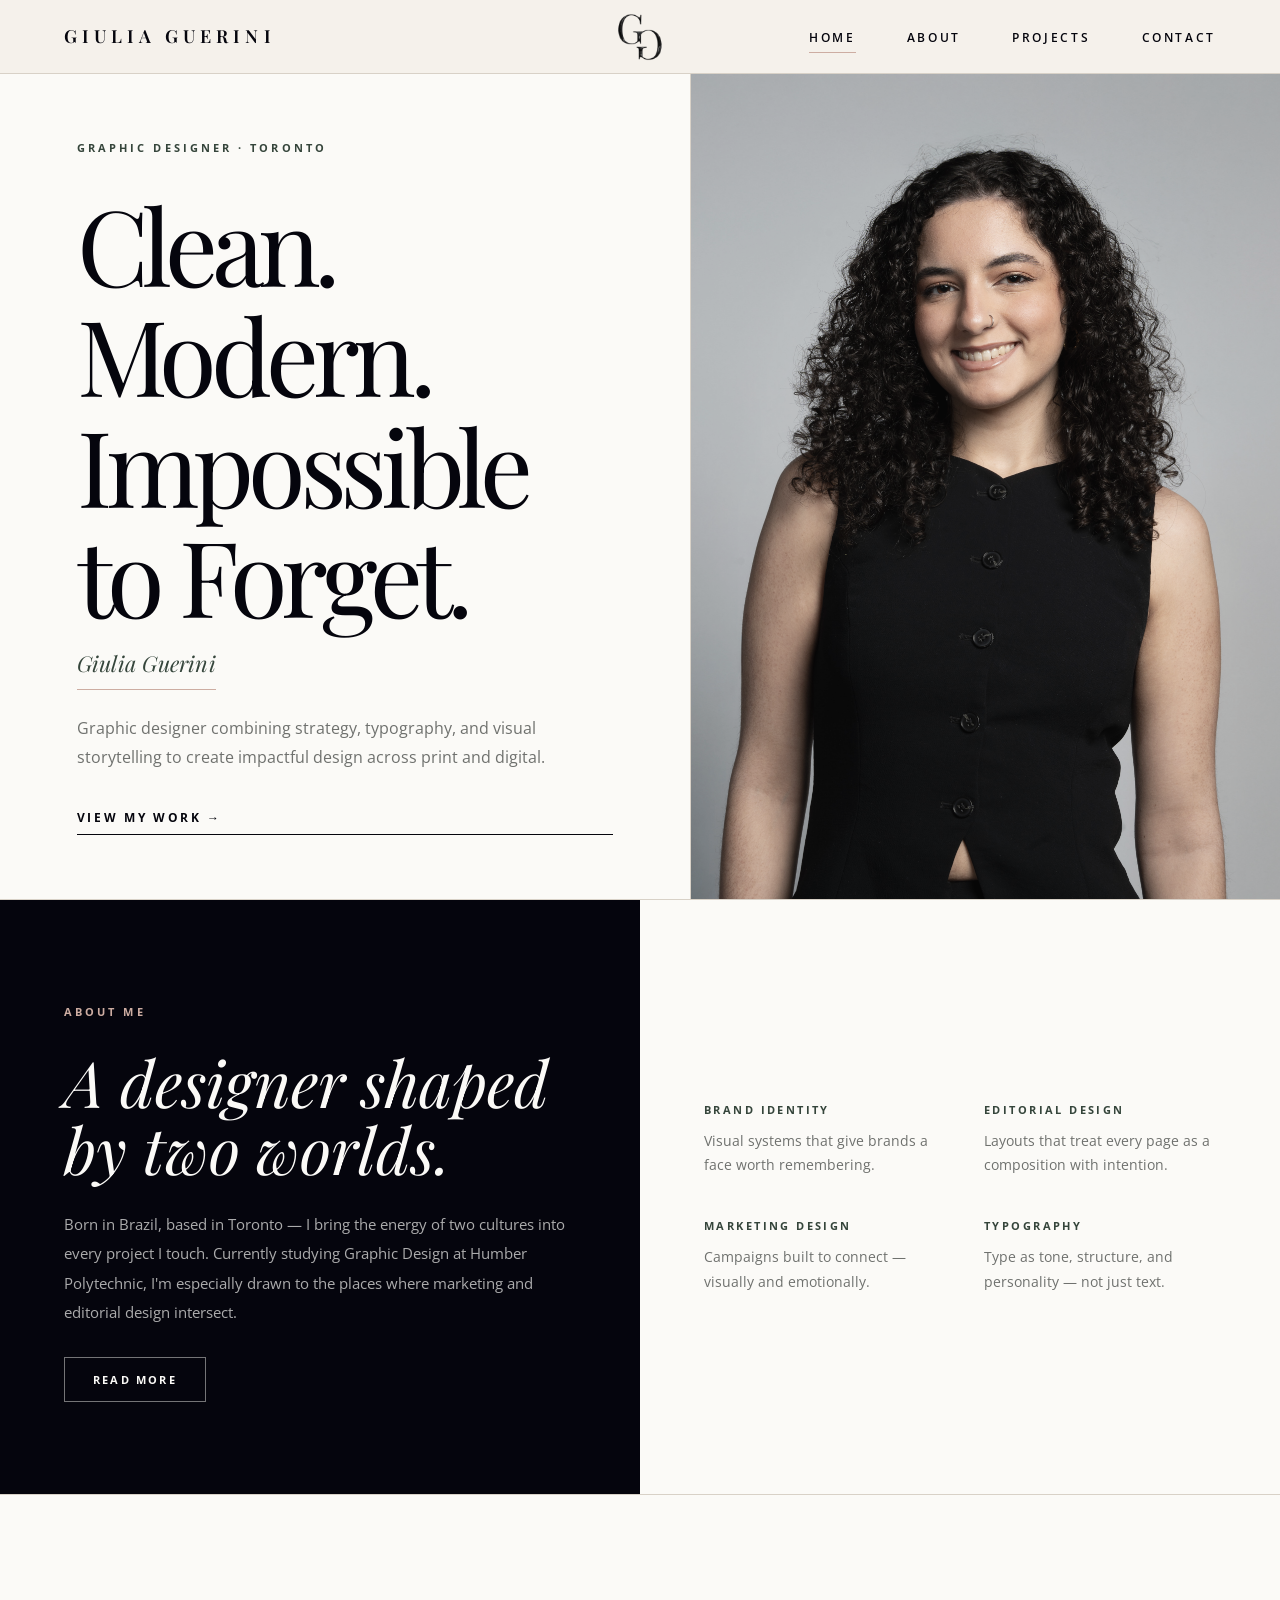
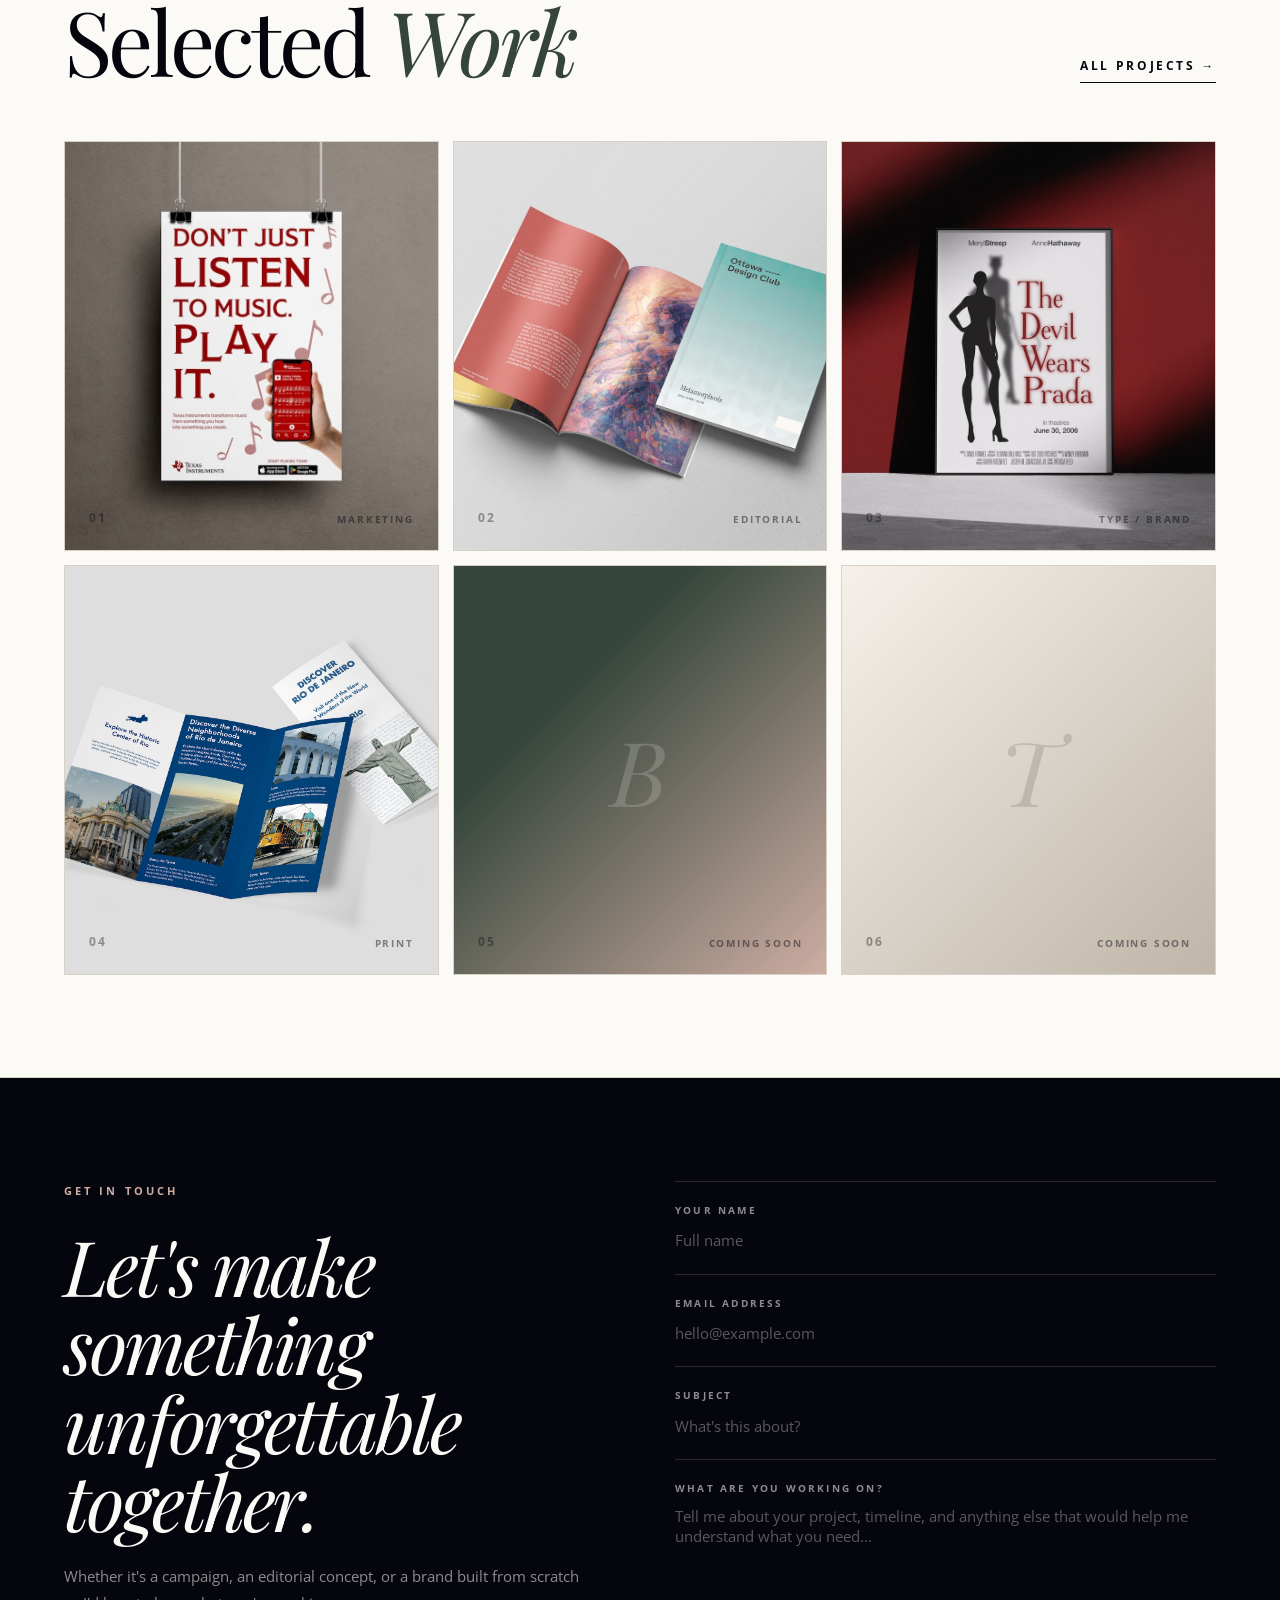
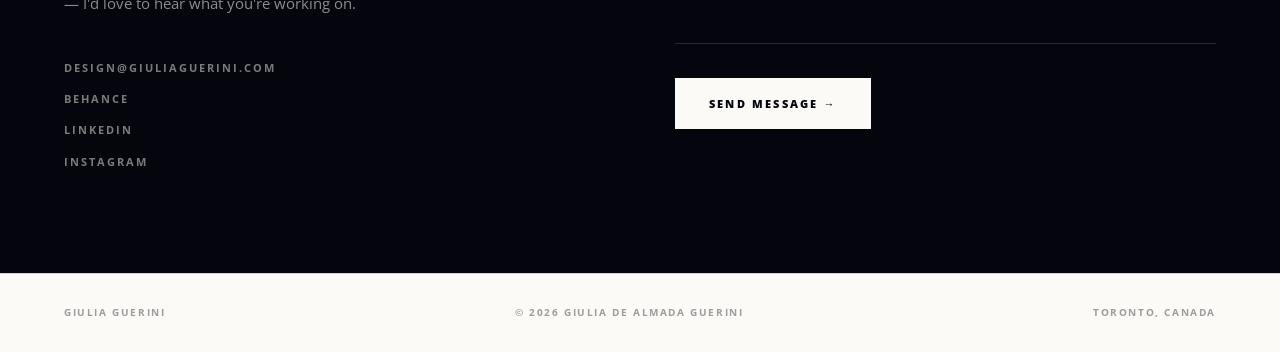
<file: index.html>
<!DOCTYPE html>
<html lang="en">
<head>
<meta charset="UTF-8">
<meta name="viewport" content="width=device-width, initial-scale=1.0">

<title>Giulia Guerini — Graphic Designer</title>

<meta name="description" content="Giulia Guerini is a Graphic Designer based in Toronto specializing in editorial design, marketing design, branding, typography, and visual storytelling.">
<meta name="keywords" content="Giulia Guerini, Giulia de Almada Guerini, graphic designer Toronto, editorial designer Toronto, marketing designer, Humber Polytechnic graphic design, branding designer, typography designer">
<meta name="author" content="Giulia de Almada Guerini">
<meta name="robots" content="index, follow">
<link rel="canonical" href="https://giuliaguerini.com/">

<meta property="og:title" content="Giulia Guerini — Graphic Designer">
<meta property="og:description" content="Graphic Designer based in Toronto specializing in editorial design, marketing campaigns, branding, and visual storytelling.">
<meta property="og:image" content="https://giuliaguerini.com/Images/social-preview.jpg">
<meta property="og:url" content="https://giuliaguerini.com">
<meta property="og:type" content="website">
<meta property="og:site_name" content="Giulia Guerini">

<meta name="twitter:card" content="summary_large_image">
<meta name="twitter:title" content="Giulia Guerini — Graphic Designer">
<meta name="twitter:description" content="Graphic Designer based in Toronto specializing in editorial and marketing design.">
<meta name="twitter:image" content="https://giuliaguerini.com/Images/social-preview.jpg">

<link rel="icon" type="image/png" href="Images/favicon.png?v=2">
<link rel="shortcut icon" type="image/png" href="Images/favicon.png?v=2">
<link rel="apple-touch-icon" href="Images/favicon.png?v=2">
<link href="https://fonts.googleapis.com/css2?family=Playfair+Display:ital,wght@0,400;0,500;0,600;1,400;1,500;1,600&family=Open+Sans:wght@300;400;500;600;700&display=swap" rel="stylesheet">

<script type="application/ld+json">
{
 "@context": "https://schema.org",
 "@type": "Person",
 "name": "Giulia Guerini",
 "alternateName": "Giulia de Almada Guerini",
 "url": "https://giuliaguerini.com",
 "image": "https://giuliaguerini.com/Images/Giulia-portrait.JPG",
 "jobTitle": "Graphic Designer",
 "sameAs": [
   "https://www.linkedin.com/in/giuliadealmada",
   "https://www.behance.net/giuliaguerini",
   "https://www.instagram.com/giuliadesignart"
 ]
}
</script>

<link rel="stylesheet" href="CSS/style.css">

</head>

<body>
<div class="custom-cursor" aria-hidden="true"></div>

<nav id="mainNav">
  <a class="nav-logo" href="index.html">Giulia Guerini</a>

  <a href="index.html" aria-label="Go to homepage">
    <img
      class="nav-mark"
      src="Images/logo-GiuliaGuerini.png"
      alt="Giulia Guerini homepage link"
    >
  </a>

  <ul class="nav-links">
    <li><a href="index.html" class="active" id="nav-home">Home</a></li>
    <li><a href="about.html" id="nav-about">About</a></li>
    <li><a href="projects.html" id="nav-projects">Projects</a></li>
    <li><a href="contact.html" id="nav-contact">Contact</a></li>
  </ul>
</nav>

<main id="home" class="page active">
  <section class="hero">
    <div class="hero-copy">
      <p class="eyebrow">Graphic Designer · Toronto</p>

      <h1 class="hero-title">
        <em>Clean.</em>
        <em>Modern.</em>
        <em>Impossible</em>
        <em>to Forget.</em>
      </h1>

      <p class="hero-name">Giulia Guerini</p>

      <p class="hero-sub">
        Graphic designer combining strategy, typography, and visual storytelling to create impactful design across print and digital.
      </p>

      <a class="link-arrow" href="projects.html">View My Work →</a>
    </div>

   <div class="hero-portrait-wrap hero-carousel">

  <img
    class="hero-carousel-image active"
    src="Images/Giulia-portrait.JPG"
    alt="Portrait of graphic designer Giulia Guerini"
  >

  <img
    class="hero-carousel-image"
    src="Images/ti-mockup-main.jpeg"
    alt="Texas Instruments SyncPlay campaign poster displayed in a mockup"
  >

  <img
    class="hero-carousel-image"
    src="Images/odc-mockup-main-1.jpg"
    alt="Ottawa Design Club Metamorphosis editorial zine mockup"
  >

  <img
    class="hero-carousel-image"
    src="Images/prada-mockup-main.jpeg"
    alt="The Devil Wears Prada posterfeaturing a custom typeface"
  >

  <img
    class="hero-carousel-image"
    src="Images/rj-mockup-main-1.jpg"
    alt="Tri-fold tourism brochure promoting Rio de Janeiro"
  >

</div>
  </section>

  <section class="home-about">
    <div class="home-about-left">
      <p class="eyebrow" style="color:var(--rose)">About Me</p>

      <h2 class="home-about-title">A designer shaped by two worlds.</h2>

      <p>
        Born in Brazil, based in Toronto — I bring the energy of two cultures into every project I touch.
        Currently studying Graphic Design at Humber Polytechnic, I'm especially drawn to the places where
        marketing and editorial design intersect.
      </p>

      <a class="btn-outline" href="about.html">Read More</a>
    </div>

    <div class="home-about-right">
      <div class="skills-grid">
        <div class="skill-item">
          <p class="skill-label">Brand Identity</p>
          <p>Visual systems that give brands a face worth remembering.</p>
        </div>

        <div class="skill-item">
          <p class="skill-label">Editorial Design</p>
          <p>Layouts that treat every page as a composition with intention.</p>
        </div>

        <div class="skill-item">
          <p class="skill-label">Marketing Design</p>
          <p>Campaigns built to connect — visually and emotionally.</p>
        </div>

        <div class="skill-item">
          <p class="skill-label">Typography</p>
          <p>Type as tone, structure, and personality — not just text.</p>
        </div>
      </div>
    </div>
  </section>

  <section class="home-projects">
    <div class="section-header">
      <h2 class="section-title">Selected <em>Work</em></h2>
      <a class="link-arrow" href="projects.html">All Projects →</a>
    </div>

    <div class="projects-grid">
      <a class="project-card" href="texas-instruments.html">
        <img
          class="project-card-image"
          src="Images/ti-mockup-main.jpeg"
          alt="Texas Instruments SyncPlay campaign hero mockup"
        >

        <div class="project-bottom-label">
          <span class="project-number">01</span>
          <span class="project-role-tag">Marketing</span>
        </div>

        <div class="project-overlay">
          <p class="project-tag">Marketing Campaign</p>
          <h3 class="project-name">Texas Instruments</h3>
          <p class="project-desc">
            Repositioning a legacy tech brand through creative campaign design for a music-learning app.
          </p>
        </div>
      </a>

      <a class="project-card" href="odc.html">
        <img
          class="project-card-image"
          src="Images/odc-mockup-main.jpeg"
          alt="Ottawa Design Club Metamorphosis editorial zine mockup"
        >

        <div class="project-bottom-label">
          <span class="project-number">02</span>
          <span class="project-role-tag">Editorial</span>
        </div>

        <div class="project-overlay">
          <p class="project-tag">Editorial Design</p>
          <h3 class="project-name">Ottawa Design Club</h3>
          <p class="project-desc">
            An editorial zine exploring Metamorphosis, built around Ottawa Design Club's visual identity.
          </p>
        </div>
      </a>

      <a class="project-card" href="prada.html">
        <img
          class="project-card-image"
          src="Images/prada-mockup-main.jpeg"
          alt="The Devil Wears Prada poster featuring a custom typeface"
        >

        <div class="project-bottom-label">
          <span class="project-number">03</span>
          <span class="project-role-tag">Type / Brand</span>
        </div>

        <div class="project-overlay">
          <p class="project-tag">Type + Brand Design</p>
          <h3 class="project-name">The Devil Wears Prada</h3>
          <p class="project-desc">
            A high-fashion promotional campaign with a custom typeface, poster redesign, and branded materials.
          </p>
        </div>
      </a>

      <a class="project-card" href="rio.html">
        <img
          class="project-card-image"
          src="Images/rj-mockup-main.jpeg"
          alt="Tri-fold tourism brochure promoting Rio de Janeiro"
        >

        <div class="project-bottom-label">
          <span class="project-number">04</span>
          <span class="project-role-tag">Print</span>
        </div>

        <div class="project-overlay">
          <p class="project-tag">Graphic / Editorial</p>
          <h3 class="project-name">Rio de Janeiro Brochure</h3>
          <p class="project-desc">
            A vibrant, minimal trifold tourism brochure balancing Rio's energy with editorial restraint.
          </p>
        </div>
      </a>

      <a class="project-card" href="brasilidade.html">
        <div class="project-img-bg">B</div>

        <div class="project-bottom-label">
          <span class="project-number">05</span>
          <span class="project-role-tag">Coming Soon</span>
        </div>

        <div class="project-overlay">
          <p class="project-tag">Branding · In Progress</p>
          <h3 class="project-name">Brasilidade</h3>
          <p class="project-desc">
            A Brazilian-inspired curly hair care brand exploring cultural identity through packaging and campaign design.
          </p>
        </div>
      </a>

      <a class="project-card" href="timeless.html">
        <div class="project-img-bg">T</div>

        <div class="project-bottom-label">
          <span class="project-number">06</span>
          <span class="project-role-tag">Coming Soon</span>
        </div>

        <div class="project-overlay">
          <p class="project-tag">Editorial Design · In Progress</p>
          <h3 class="project-name">Timeless</h3>
          <p class="project-desc">
            A fashion-focused editorial zine exploring contemporary luxury, style, and visual storytelling.
          </p>
        </div>
      </a>
    </div>
  </section>

  <section class="home-contact section-pad">
    <div>
      <p class="eyebrow" style="color:var(--rose)">Get In Touch</p>

      <h2 class="home-contact-title">Let's make something unforgettable together.</h2>

      <p>
        Whether it's a campaign, an editorial concept, or a brand built from scratch —
        I'd love to hear what you're working on.
      </p>

      <div class="contact-socials">
        <a class="contact-social-link" href="mailto:design@giuliaguerini.com">design@giuliaguerini.com</a>
        <a class="contact-social-link" href="https://www.behance.net/giuliaguerini" target="_blank">Behance</a>
        <a class="contact-social-link" href="https://www.linkedin.com/in/giuliadealmada" target="_blank">LinkedIn</a>
        <a class="contact-social-link" href="https://www.instagram.com/giuliadesignart" target="_blank">Instagram</a>
      </div>
    </div>

    <form class="contact-form" action="https://formspree.io/f/mrevrojz" method="POST">
      <div class="form-group">
        <label class="form-label">Your Name</label>
        <input class="form-input" type="text" name="name" placeholder="Full name" required>
      </div>

      <div class="form-group">
        <label class="form-label">Email Address</label>
        <input class="form-input" type="email" name="email" placeholder="hello@example.com" required>
      </div>

      <div class="form-group">
        <label class="form-label">Subject</label>
        <input class="form-input" type="text" name="subject" placeholder="What's this about?" required>
      </div>

      <div class="form-group">
        <label class="form-label">What are you working on?</label>
        <textarea
          class="form-textarea"
          name="message"
          placeholder="Tell me about your project, timeline, and anything else that would help me understand what you need..."
          required
        ></textarea>
      </div>

      <button type="submit" class="form-submit">Send Message →</button>
    </form>
  </section>
</main>

<footer>
  <p>Giulia Guerini</p>
  <p>© 2026 Giulia de Almada Guerini</p>
  <p>Toronto, Canada</p>
</footer>

<script src="Javascript/script.js"></script>
</body>
</html>
</file>
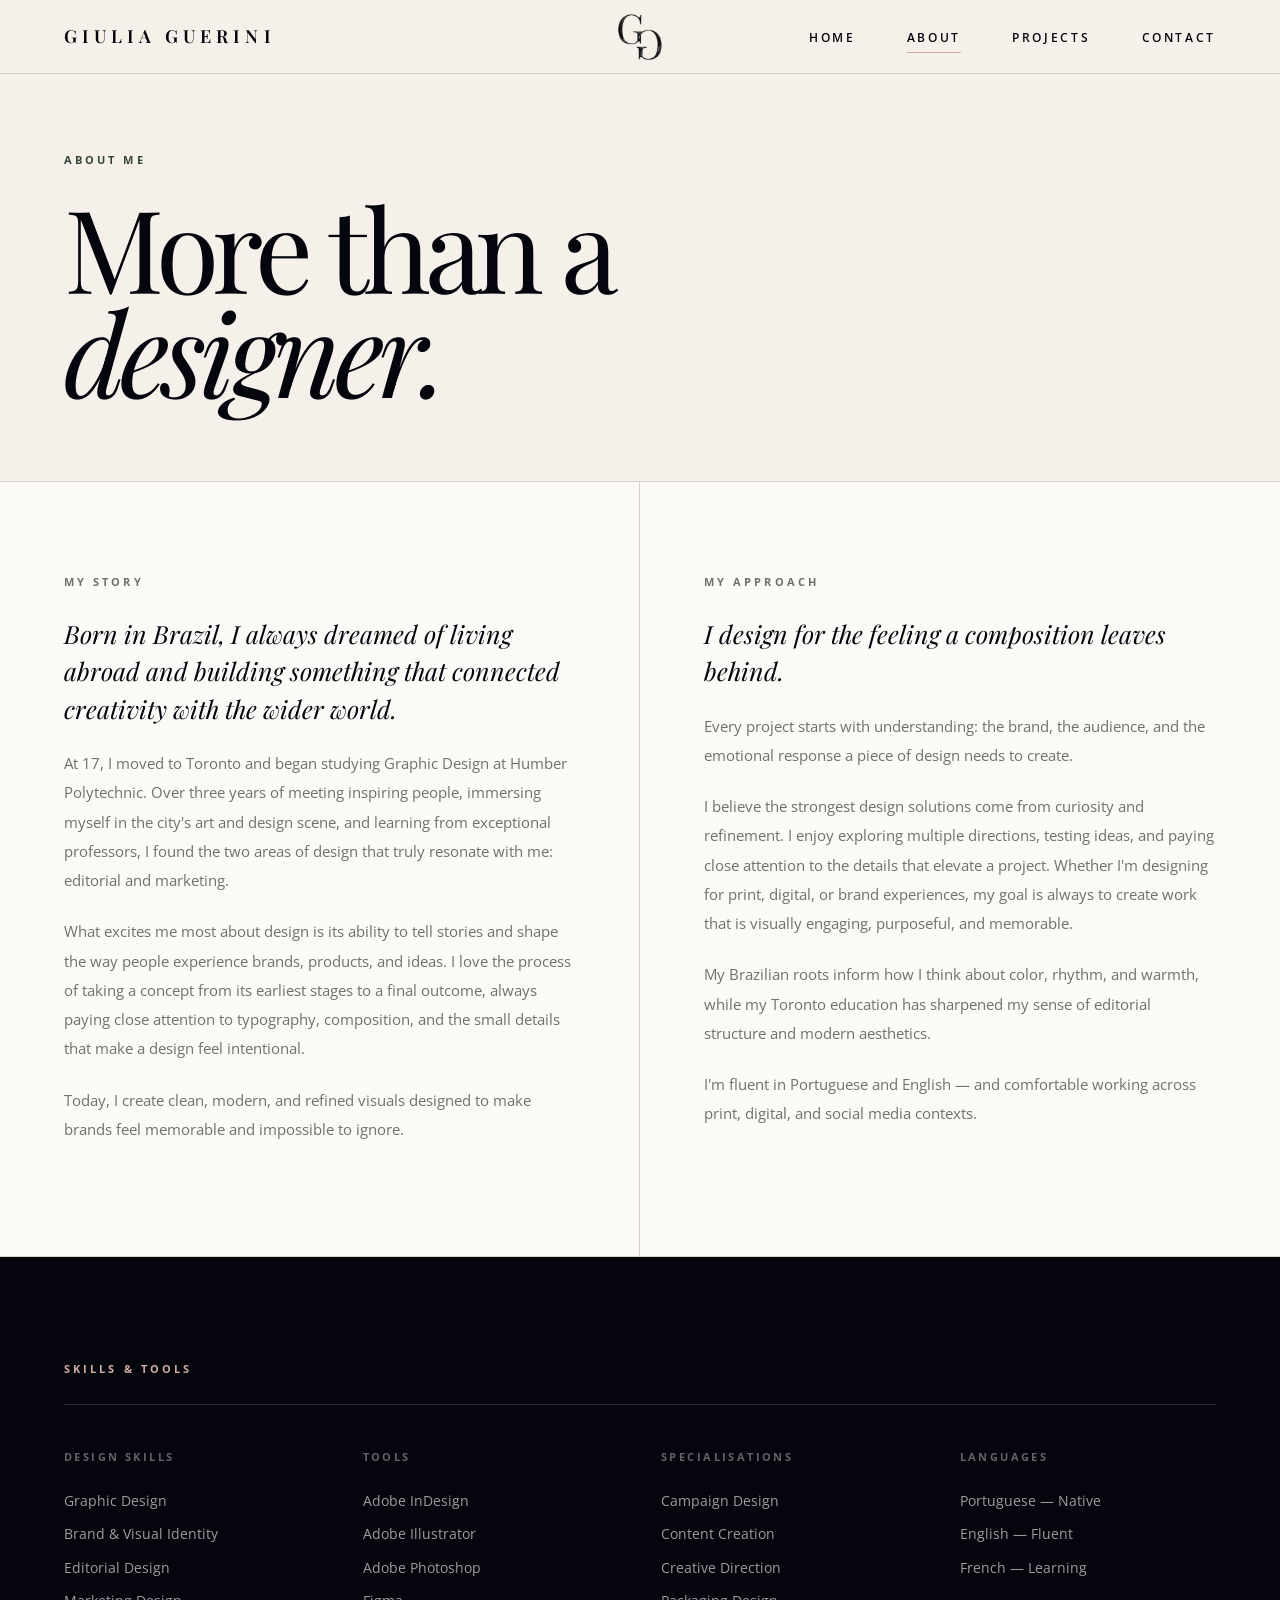
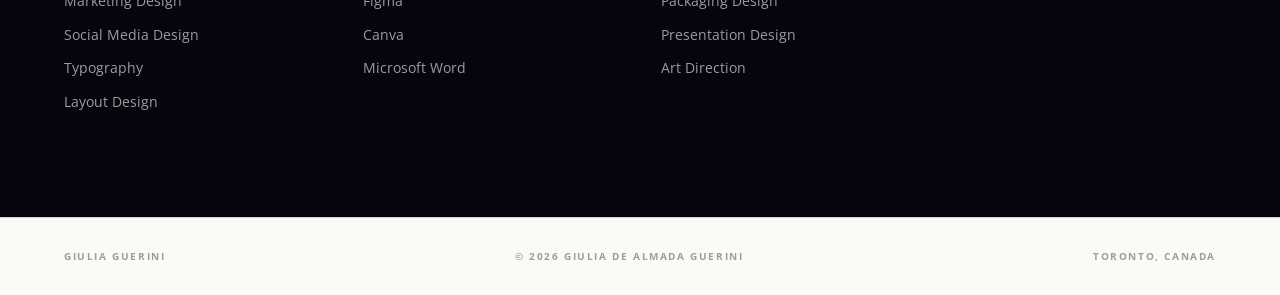
<file: about.html>
<!DOCTYPE html>
<html lang="en">
<head>
<meta charset="UTF-8">
<meta name="viewport" content="width=device-width, initial-scale=1.0">

<title>About — Giulia Guerini</title>

<meta name="description" content="Giulia Guerini is a Graphic Designer based in Toronto specializing in editorial design, marketing design, branding, typography, and visual storytelling.">
<meta name="keywords" content="Giulia Guerini, Giulia de Almada Guerini, graphic designer Toronto, editorial designer Toronto, marketing designer, Humber Polytechnic graphic design, branding designer, typography designer">
<meta name="author" content="Giulia de Almada Guerini">
<meta name="robots" content="index, follow">
<link rel="canonical" href="https://giuliaguerini.com/">

<meta property="og:title" content="Giulia Guerini — Graphic Designer">
<meta property="og:description" content="Graphic Designer based in Toronto specializing in editorial design, marketing campaigns, branding, and visual storytelling.">
<meta property="og:image" content="https://giuliaguerini.com/Images/social-preview.jpg">
<meta property="og:url" content="https://giuliaguerini.com">
<meta property="og:type" content="website">
<meta property="og:site_name" content="Giulia Guerini">

<meta name="twitter:card" content="summary_large_image">
<meta name="twitter:title" content="Giulia Guerini — Graphic Designer">
<meta name="twitter:description" content="Graphic Designer based in Toronto specializing in editorial and marketing design.">
<meta name="twitter:image" content="https://giuliaguerini.com/Images/social-preview.jpg">

<link rel="icon" type="image/png" href="Images/favicon.png?v=2">
<link rel="shortcut icon" type="image/png" href="Images/favicon.png?v=2">
<link rel="apple-touch-icon" href="Images/favicon.png?v=2">
<link href="https://fonts.googleapis.com/css2?family=Playfair+Display:ital,wght@0,400;0,500;0,600;1,400;1,500;1,600&family=Open+Sans:wght@300;400;500;600;700&display=swap" rel="stylesheet">

<script type="application/ld+json">
{
 "@context": "https://schema.org",
 "@type": "Person",
 "name": "Giulia Guerini",
 "alternateName": "Giulia de Almada Guerini",
 "url": "https://giuliaguerini.com",
 "image": "https://giuliaguerini.com/Images/Giulia-portrait.JPG",
 "jobTitle": "Graphic Designer",
 "sameAs": [
   "https://www.linkedin.com/in/giuliadealmada",
   "https://www.behance.net/giuliaguerini",
   "https://www.instagram.com/giuliadesignart"
 ]
}
</script>


<link rel="stylesheet" href="CSS/style.css">

</head>

<body>
<div class="custom-cursor" aria-hidden="true"></div>

<nav id="mainNav">
  <a class="nav-logo" href="index.html">Giulia Guerini</a>

  <a href="index.html" aria-label="Go to homepage">
    <img
      class="nav-mark"
      src="Images/logo-GiuliaGuerini.png"
      alt="Giulia Guerini homepage link"
    >
  </a>

  <ul class="nav-links">
    <li><a href="index.html" id="nav-home">Home</a></li>
    <li><a href="about.html" class="active" id="nav-about">About</a></li>
    <li><a href="projects.html" id="nav-projects">Projects</a></li>
    <li><a href="contact.html" id="nav-contact">Contact</a></li>
  </ul>
</nav>

<main id="about" class="page active">
  <section class="page-hero">
    <p class="eyebrow">About Me</p>
    <h1 class="page-title">More than a<br><em>designer.</em></h1>
  </section>

  <section class="about-body">
    <div class="about-body-left">
      <p class="eyebrow">My Story</p>

      <p class="about-lead">
        Born in Brazil, I always dreamed of living abroad and building something that connected creativity with the wider world.
      </p>

      <p>
        At 17, I moved to Toronto and began studying Graphic Design at Humber Polytechnic.
        Over three years of meeting inspiring people, immersing myself in the city's art and design scene,
        and learning from exceptional professors, I found the two areas of design that truly resonate with me:
        editorial and marketing.
      </p>

      <p>
        What excites me most about design is its ability to tell stories and shape the way people experience brands, products, and ideas. 
        I love the process of taking a concept from its earliest stages to a final outcome, always paying close attention to typography, 
        composition, and the small details that make a design feel intentional.
      </p>

      <p>
        Today, I create clean, modern, and refined visuals designed to make brands feel memorable and impossible to ignore.
      </p>
    </div>

    <div>
      <p class="eyebrow">My Approach</p>

      <p class="about-lead">
        I design for the feeling a composition leaves behind.
      </p>

      <p>
        Every project starts with understanding: the brand, the audience, and the emotional response a piece of design needs to create.
      </p>

      <p>
        I believe the strongest design solutions come from curiosity and refinement. I enjoy exploring multiple directions, testing ideas, and paying close attention to the 
        details that elevate a project. Whether I'm designing for print, digital, or brand experiences, my goal is always to create work that is visually engaging, purposeful, and memorable.
      </p>

      <p>
        My Brazilian roots inform how I think about color, rhythm, and warmth, while my Toronto education has sharpened my sense of editorial structure and modern aesthetics.
      </p>

      <p>
        I'm fluent in Portuguese and English — and comfortable working across print, digital, and social media contexts.
      </p>
    </div>
  </section>

  <section class="skills-section section-pad">
    <p class="eyebrow" style="color:var(--rose)">Skills & Tools</p>

    <div class="skills-full-grid">
      <div class="skill-col">
        <p class="skill-col-title">Design Skills</p>
        <ul>
          <li>Graphic Design</li>
          <li>Brand & Visual Identity</li>
          <li>Editorial Design</li>
          <li>Marketing Design</li>
          <li>Social Media Design</li>
          <li>Typography</li>
          <li>Layout Design</li>
        </ul>
      </div>

      <div class="skill-col">
        <p class="skill-col-title">Tools</p>
        <ul>
          <li>Adobe InDesign</li>
          <li>Adobe Illustrator</li>
          <li>Adobe Photoshop</li>
          <li>Figma</li>
          <li>Canva</li>
          <li>Microsoft Word</li>
        </ul>
      </div>

      <div class="skill-col">
        <p class="skill-col-title">Specialisations</p>
        <ul>
          <li>Campaign Design</li>
          <li>Content Creation</li>
          <li>Creative Direction</li>
          <li>Packaging Design</li>
          <li>Presentation Design</li>
          <li>Art Direction</li>
        </ul>
      </div>

      <div class="skill-col">
        <p class="skill-col-title">Languages</p>
        <ul>
          <li>Portuguese — Native</li>
          <li>English — Fluent</li>
          <li>French — Learning</li>
        </ul>
      </div>
    </div>
  </section>
</main>

<footer>
  <p>Giulia Guerini</p>
  <p>© 2026 Giulia de Almada Guerini</p>
  <p>Toronto, Canada</p>
</footer>

<script src="Javascript/script.js"></script>

</body>
</html>
</file>
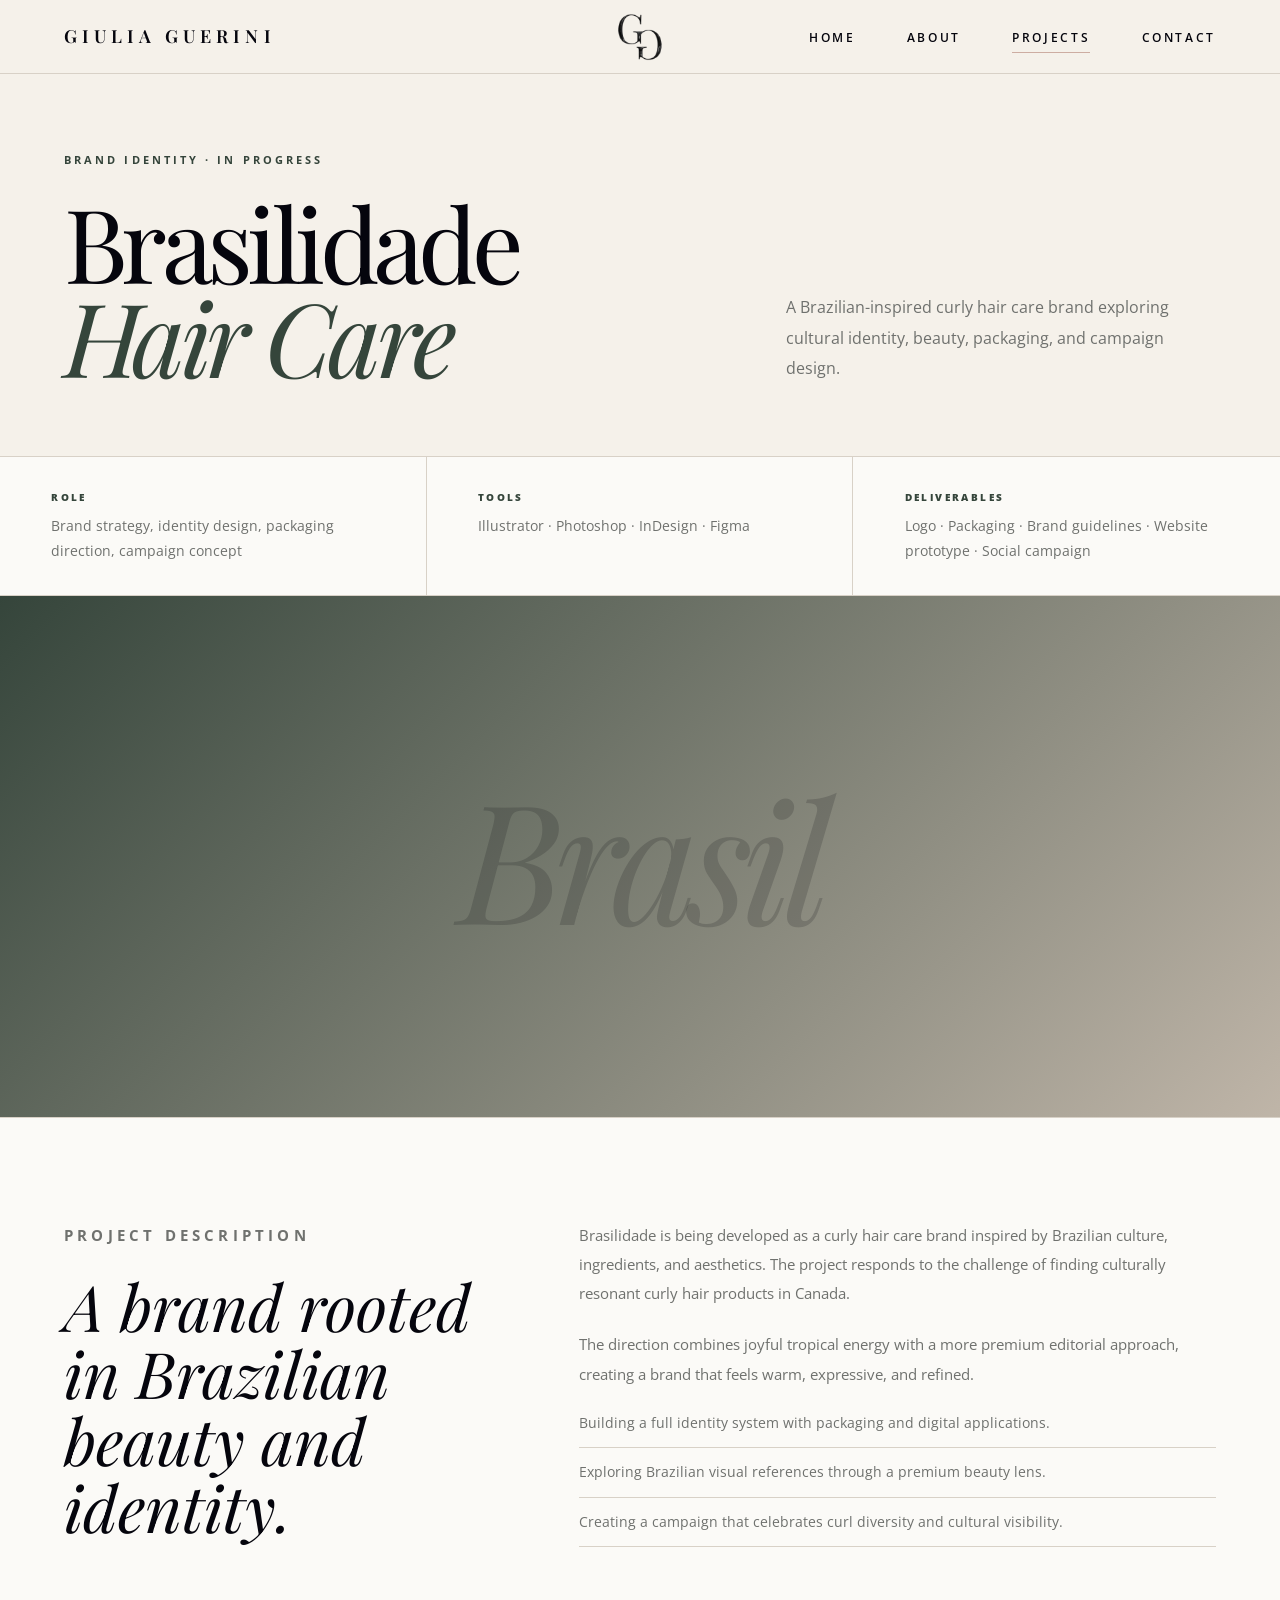
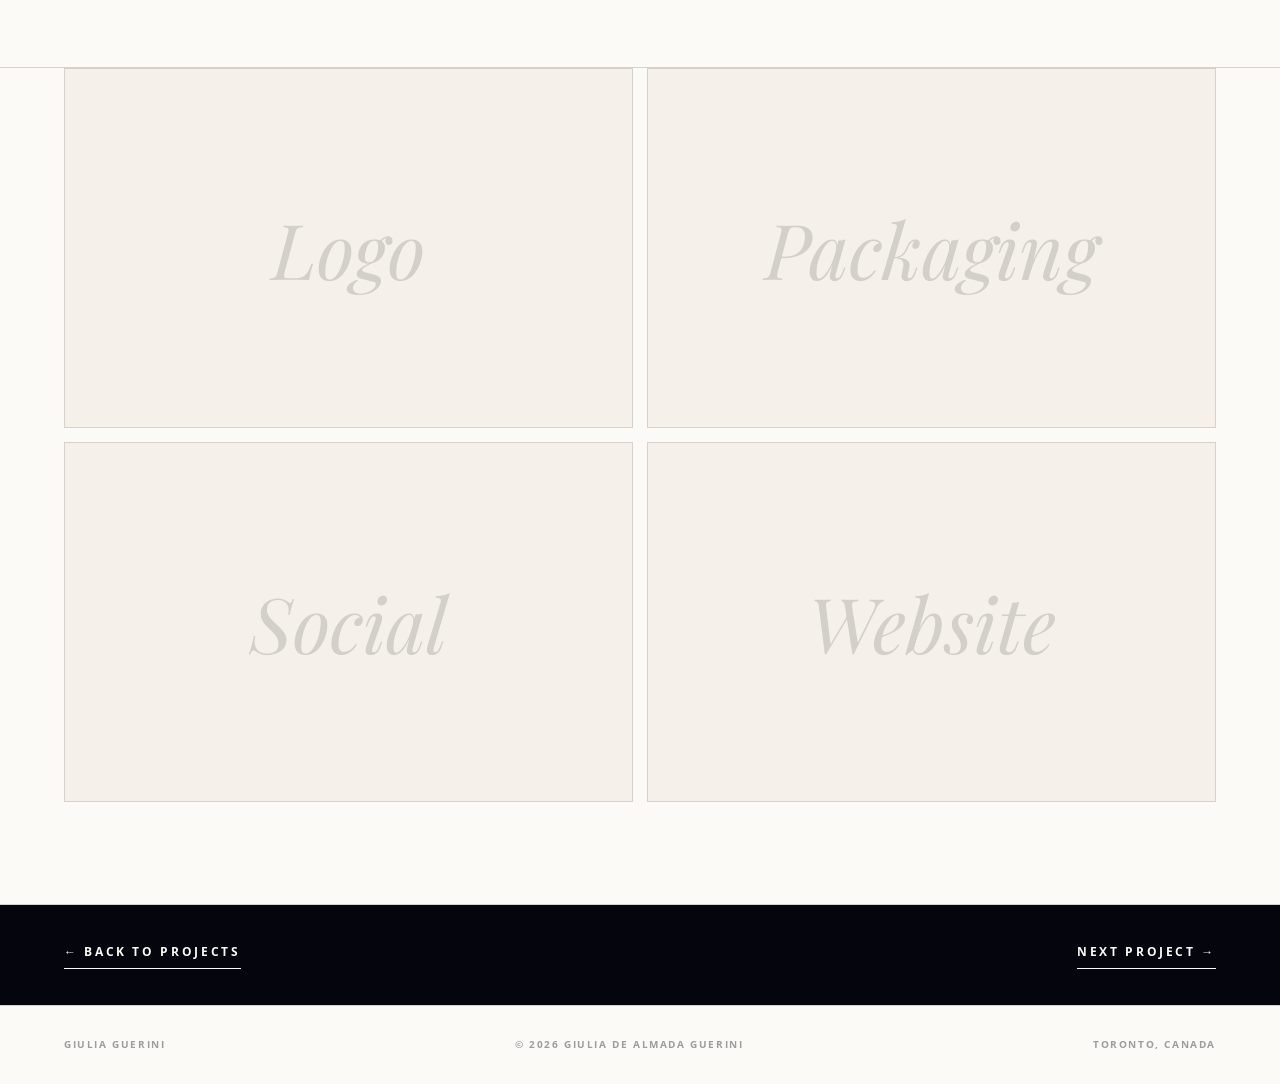
<file: brasilidade.html>
<!DOCTYPE html>
<html lang="en">
<head>
<meta charset="UTF-8">
<meta name="viewport" content="width=device-width, initial-scale=1.0">

<title>Brasilidade Project — Giulia Guerini</title>

<meta name="description" content="Giulia Guerini is a Graphic Designer based in Toronto specializing in editorial design, marketing design, branding, typography, and visual storytelling.">
<meta name="keywords" content="Giulia Guerini, Giulia de Almada Guerini, graphic designer Toronto, editorial designer Toronto, marketing designer, Humber Polytechnic graphic design, branding designer, typography designer">
<meta name="author" content="Giulia de Almada Guerini">
<meta name="robots" content="index, follow">
<link rel="canonical" href="https://giuliaguerini.com/">

<meta property="og:title" content="Giulia Guerini — Graphic Designer">
<meta property="og:description" content="Graphic Designer based in Toronto specializing in editorial design, marketing campaigns, branding, and visual storytelling.">
<meta property="og:image" content="https://giuliaguerini.com/Images/social-preview.jpg">
<meta property="og:url" content="https://giuliaguerini.com">
<meta property="og:type" content="website">
<meta property="og:site_name" content="Giulia Guerini">

<meta name="twitter:card" content="summary_large_image">
<meta name="twitter:title" content="Giulia Guerini — Graphic Designer">
<meta name="twitter:description" content="Graphic Designer based in Toronto specializing in editorial and marketing design.">
<meta name="twitter:image" content="https://giuliaguerini.com/Images/social-preview.jpg">

<link rel="icon" type="image/png" href="Images/favicon.png?v=2">
<link rel="shortcut icon" type="image/png" href="Images/favicon.png?v=2">
<link rel="apple-touch-icon" href="Images/favicon.png?v=2">
<link href="https://fonts.googleapis.com/css2?family=Playfair+Display:ital,wght@0,400;0,500;0,600;1,400;1,500;1,600&family=Open+Sans:wght@300;400;500;600;700&display=swap" rel="stylesheet">

<script type="application/ld+json">
{
 "@context": "https://schema.org",
 "@type": "Person",
 "name": "Giulia Guerini",
 "alternateName": "Giulia de Almada Guerini",
 "url": "https://giuliaguerini.com",
 "image": "https://giuliaguerini.com/Images/Giulia-portrait.JPG",
 "jobTitle": "Graphic Designer",
 "sameAs": [
   "https://www.linkedin.com/in/giuliadealmada",
   "https://www.behance.net/giuliaguerini",
   "https://www.instagram.com/giuliadesignart"
 ]
}
</script>


<link rel="stylesheet" href="CSS/style.css">

</head>
<body>
<div class="custom-cursor" aria-hidden="true"></div>

<nav id="mainNav">
  <a class="nav-logo" href="index.html">Giulia Guerini</a>

  <a href="index.html" aria-label="Go to homepage">
    <img class="nav-mark" src="Images/logo-GiuliaGuerini.png" alt="Giulia Guerini homepage link">
  </a>

  <ul class="nav-links">
    <li><a href="index.html" id="nav-home">Home</a></li>
    <li><a href="about.html" id="nav-about">About</a></li>
    <li><a href="projects.html" class="active" id="nav-projects">Projects</a></li>
    <li><a href="contact.html" id="nav-contact">Contact</a></li>
  </ul>
</nav>

<main id="project-brasilidade" class="page project-detail-page active">
  <section class="project-detail-hero">
    <div>
      <p class="eyebrow">Brand Identity · In Progress</p>
      <h1 class="project-detail-title">Brasilidade <em>Hair Care</em></h1>
    </div>

    <p class="project-detail-intro">
      A Brazilian-inspired curly hair care brand exploring cultural identity, beauty, packaging, and campaign design.
    </p>
  </section>

  <section class="project-detail-meta">
    <div class="meta-block">
      <p class="meta-label">Role</p>
      <p class="meta-value">Brand strategy, identity design, packaging direction, campaign concept</p>
    </div>

    <div class="meta-block">
      <p class="meta-label">Tools</p>
      <p class="meta-value">Illustrator · Photoshop · InDesign · Figma</p>
    </div>

    <div class="meta-block">
      <p class="meta-label">Deliverables</p>
      <p class="meta-value">Logo · Packaging · Brand guidelines · Website prototype · Social campaign</p>
    </div>
  </section>

  <section class="project-detail-image green">
    <span>Brasil</span>
  </section>

  <section class="project-detail-body">
    <div>
      <p class="eyebrow">Project Description</p>
      <h2>A brand rooted in Brazilian beauty and identity.</h2>
    </div>

    <div>
      <p>
        Brasilidade is being developed as a curly hair care brand inspired by Brazilian culture, ingredients, and aesthetics.
        The project responds to the challenge of finding culturally resonant curly hair products in Canada.
      </p>

      <p>
        The direction combines joyful tropical energy with a more premium editorial approach,
        creating a brand that feels warm, expressive, and refined.
      </p>

      <ul class="project-detail-list">
        <li>Building a full identity system with packaging and digital applications.</li>
        <li>Exploring Brazilian visual references through a premium beauty lens.</li>
        <li>Creating a campaign that celebrates curl diversity and cultural visibility.</li>
      </ul>
    </div>
  </section>

  <section class="project-detail-gallery">
    <div class="gallery-panel">Logo</div>
    <div class="gallery-panel">Packaging</div>
    <div class="gallery-panel">Social</div>
    <div class="gallery-panel">Website</div>
  </section>

  <section class="project-detail-nav">
    <a class="link-arrow" href="projects.html">← Back to Projects</a>
    <a class="link-arrow" href="timeless.html">Next Project →</a>
  </section>
</main>

<footer>
  <p>Giulia Guerini</p>
  <p>© 2026 Giulia de Almada Guerini</p>
  <p>Toronto, Canada</p>
</footer>

<script src="Javascript/script.js"></script>

</body>
</html>
</file>
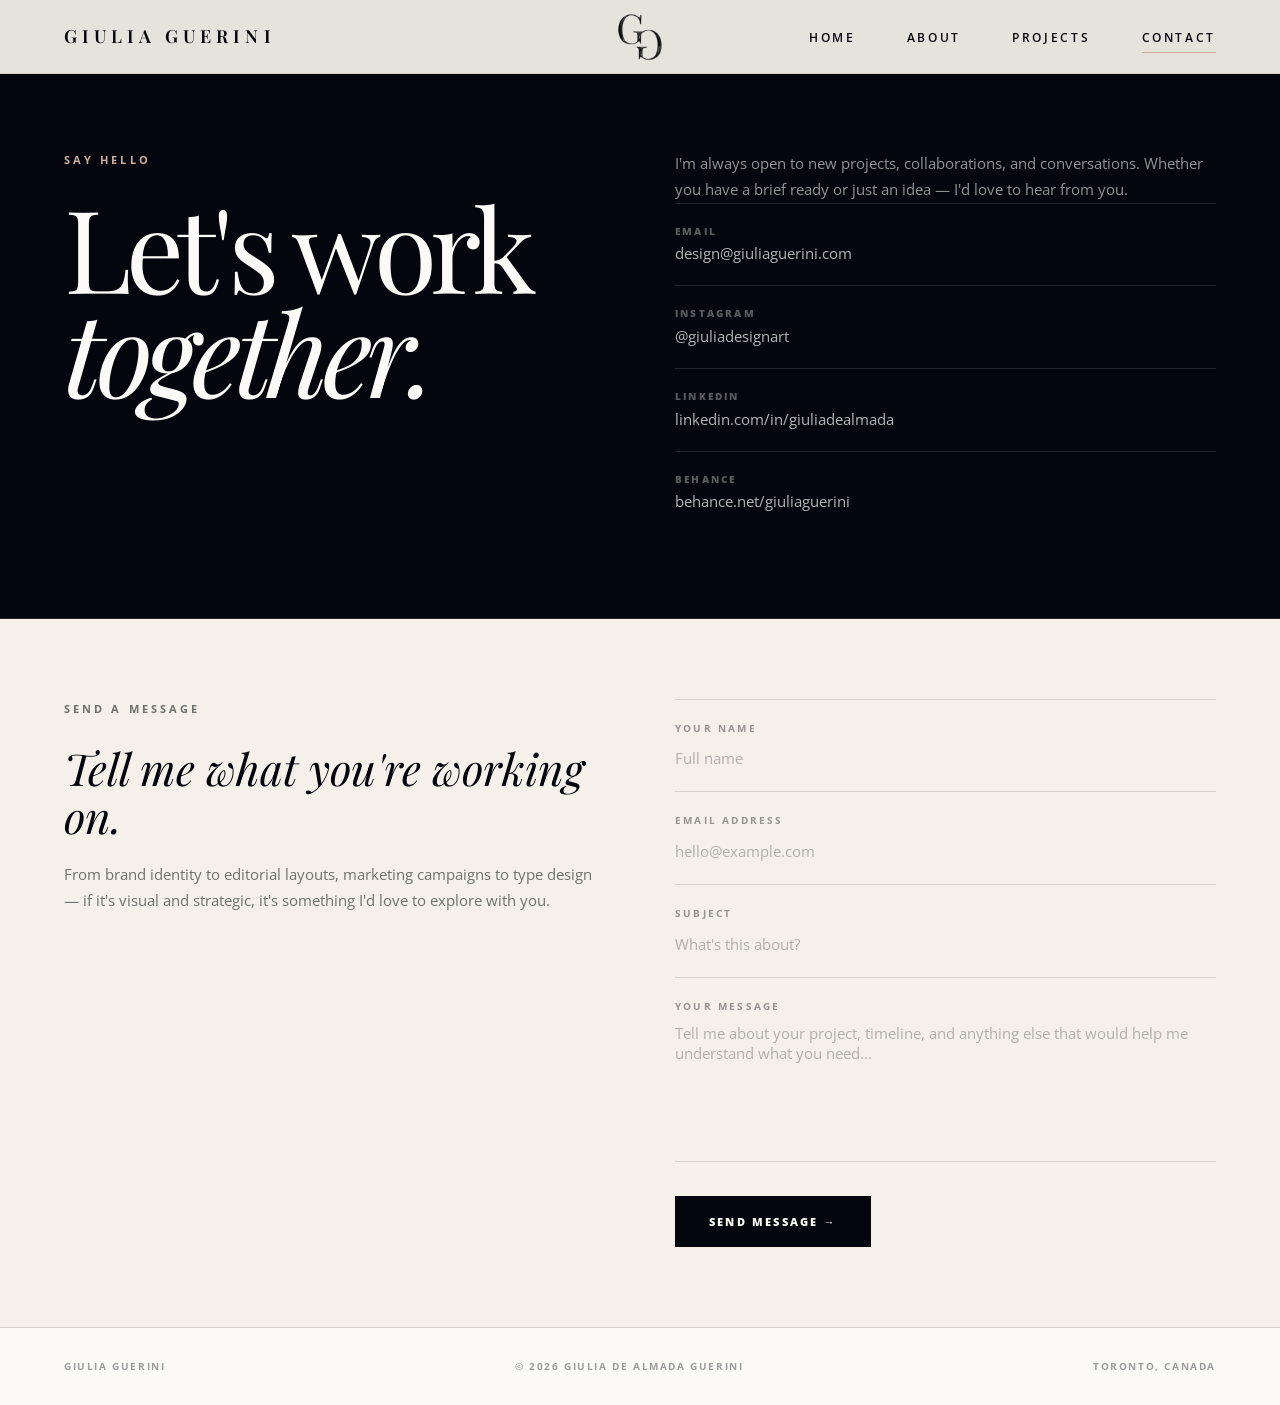
<file: contact.html>
<!DOCTYPE html>
<html lang="en">
<head>
<meta charset="UTF-8">
<meta name="viewport" content="width=device-width, initial-scale=1.0">

<title>Contact — Giulia Guerini</title>

<meta name="description" content="Giulia Guerini is a Graphic Designer based in Toronto specializing in editorial design, marketing design, branding, typography, and visual storytelling.">
<meta name="keywords" content="Giulia Guerini, Giulia de Almada Guerini, graphic designer Toronto, editorial designer Toronto, marketing designer, Humber Polytechnic graphic design, branding designer, typography designer">
<meta name="author" content="Giulia de Almada Guerini">
<meta name="robots" content="index, follow">
<link rel="canonical" href="https://giuliaguerini.com/">

<meta property="og:title" content="Giulia Guerini — Graphic Designer">
<meta property="og:description" content="Graphic Designer based in Toronto specializing in editorial design, marketing campaigns, branding, and visual storytelling.">
<meta property="og:image" content="https://giuliaguerini.com/Images/social-preview.jpg">
<meta property="og:url" content="https://giuliaguerini.com">
<meta property="og:type" content="website">
<meta property="og:site_name" content="Giulia Guerini">

<meta name="twitter:card" content="summary_large_image">
<meta name="twitter:title" content="Giulia Guerini — Graphic Designer">
<meta name="twitter:description" content="Graphic Designer based in Toronto specializing in editorial and marketing design.">
<meta name="twitter:image" content="https://giuliaguerini.com/Images/social-preview.jpg">

<link rel="icon" type="image/png" href="Images/favicon.png?v=2">
<link rel="shortcut icon" type="image/png" href="Images/favicon.png?v=2">
<link rel="apple-touch-icon" href="Images/favicon.png?v=2">
<link href="https://fonts.googleapis.com/css2?family=Playfair+Display:ital,wght@0,400;0,500;0,600;1,400;1,500;1,600&family=Open+Sans:wght@300;400;500;600;700&display=swap" rel="stylesheet">

<script type="application/ld+json">
{
 "@context": "https://schema.org",
 "@type": "Person",
 "name": "Giulia Guerini",
 "alternateName": "Giulia de Almada Guerini",
 "url": "https://giuliaguerini.com",
 "image": "https://giuliaguerini.com/Images/Giulia-portrait.JPG",
 "jobTitle": "Graphic Designer",
 "sameAs": [
   "https://www.linkedin.com/in/giuliadealmada",
   "https://www.behance.net/giuliaguerini",
   "https://www.instagram.com/giuliadesignart"
 ]
}
</script>

<link rel="stylesheet" href="CSS/style.css">

</head>

<body>
<div class="custom-cursor" aria-hidden="true"></div>

<nav id="mainNav">
  <a class="nav-logo" href="index.html">Giulia Guerini</a>

  <a href="index.html" aria-label="Go to homepage">
    <img
      class="nav-mark"
      src="Images/logo-GiuliaGuerini.png"
      alt="Giulia Guerini homepage link"
    >
  </a>

  <ul class="nav-links">
    <li><a href="index.html" id="nav-home">Home</a></li>
    <li><a href="about.html" id="nav-about">About</a></li>
    <li><a href="projects.html" id="nav-projects">Projects</a></li>
    <li><a href="contact.html" class="active" id="nav-contact">Contact</a></li>
  </ul>
</nav>

<main id="contact" class="page contact-page active">
  <section class="contact-page-hero">
    <div>
      <p class="eyebrow" style="color:var(--rose)">Say Hello</p>
      <h1 class="page-title">Let's work<br><em>together.</em></h1>
    </div>

    <div>
      <p>
        I'm always open to new projects, collaborations, and conversations.
        Whether you have a brief ready or just an idea — I'd love to hear from you.
      </p>

      <div class="contact-detail-item">
        <span class="detail-label">Email</span>
        <span class="detail-value">
          <a href="mailto:design@giuliaguerini.com">design@giuliaguerini.com</a>
        </span>
      </div>

      <div class="contact-detail-item">
        <span class="detail-label">Instagram</span>
        <span class="detail-value">
          <a href="https://www.instagram.com/giuliadesignart" target="_blank">@giuliadesignart</a>
        </span>
      </div>

      <div class="contact-detail-item">
        <span class="detail-label">LinkedIn</span>
        <span class="detail-value">
          <a href="https://www.linkedin.com/in/giuliadealmada" target="_blank">linkedin.com/in/giuliadealmada</a>
        </span>
      </div>

      <div class="contact-detail-item">
        <span class="detail-label">Behance</span>
        <span class="detail-value">
          <a href="https://www.behance.net/giuliaguerini" target="_blank">behance.net/giuliaguerini</a>
        </span>
      </div>
    </div>
  </section>

  <section class="contact-form-section">
    <div class="form-side-note">
      <p class="eyebrow">Send a Message</p>
      <h3>Tell me what you're working on.</h3>
      <p>
        From brand identity to editorial layouts, marketing campaigns to type design —
        if it's visual and strategic, it's something I'd love to explore with you.
      </p>
    </div>

    <form class="contact-form" action="https://formspree.io/f/mrevrojz" method="POST">
      <div class="form-group">
        <label class="form-label">Your Name</label>
        <input class="form-input" type="text" name="name" placeholder="Full name" required>
      </div>

      <div class="form-group">
        <label class="form-label">Email Address</label>
        <input class="form-input" type="email" name="email" placeholder="hello@example.com" required>
      </div>

      <div class="form-group">
        <label class="form-label">Subject</label>
        <input class="form-input" type="text" name="subject" placeholder="What's this about?" required>
      </div>

      <div class="form-group">
        <label class="form-label">Your Message</label>
        <textarea
          class="form-textarea"
          name="message"
          placeholder="Tell me about your project, timeline, and anything else that would help me understand what you need..."
          required
        ></textarea>
      </div>

      <button type="submit" class="form-submit">Send Message →</button>
    </form>
  </section>
</main>

<footer>
  <p>Giulia Guerini</p>
  <p>© 2026 Giulia de Almada Guerini</p>
  <p>Toronto, Canada</p>
</footer>

<script src="Javascript/script.js"></script>

</body>
</html>
</file>
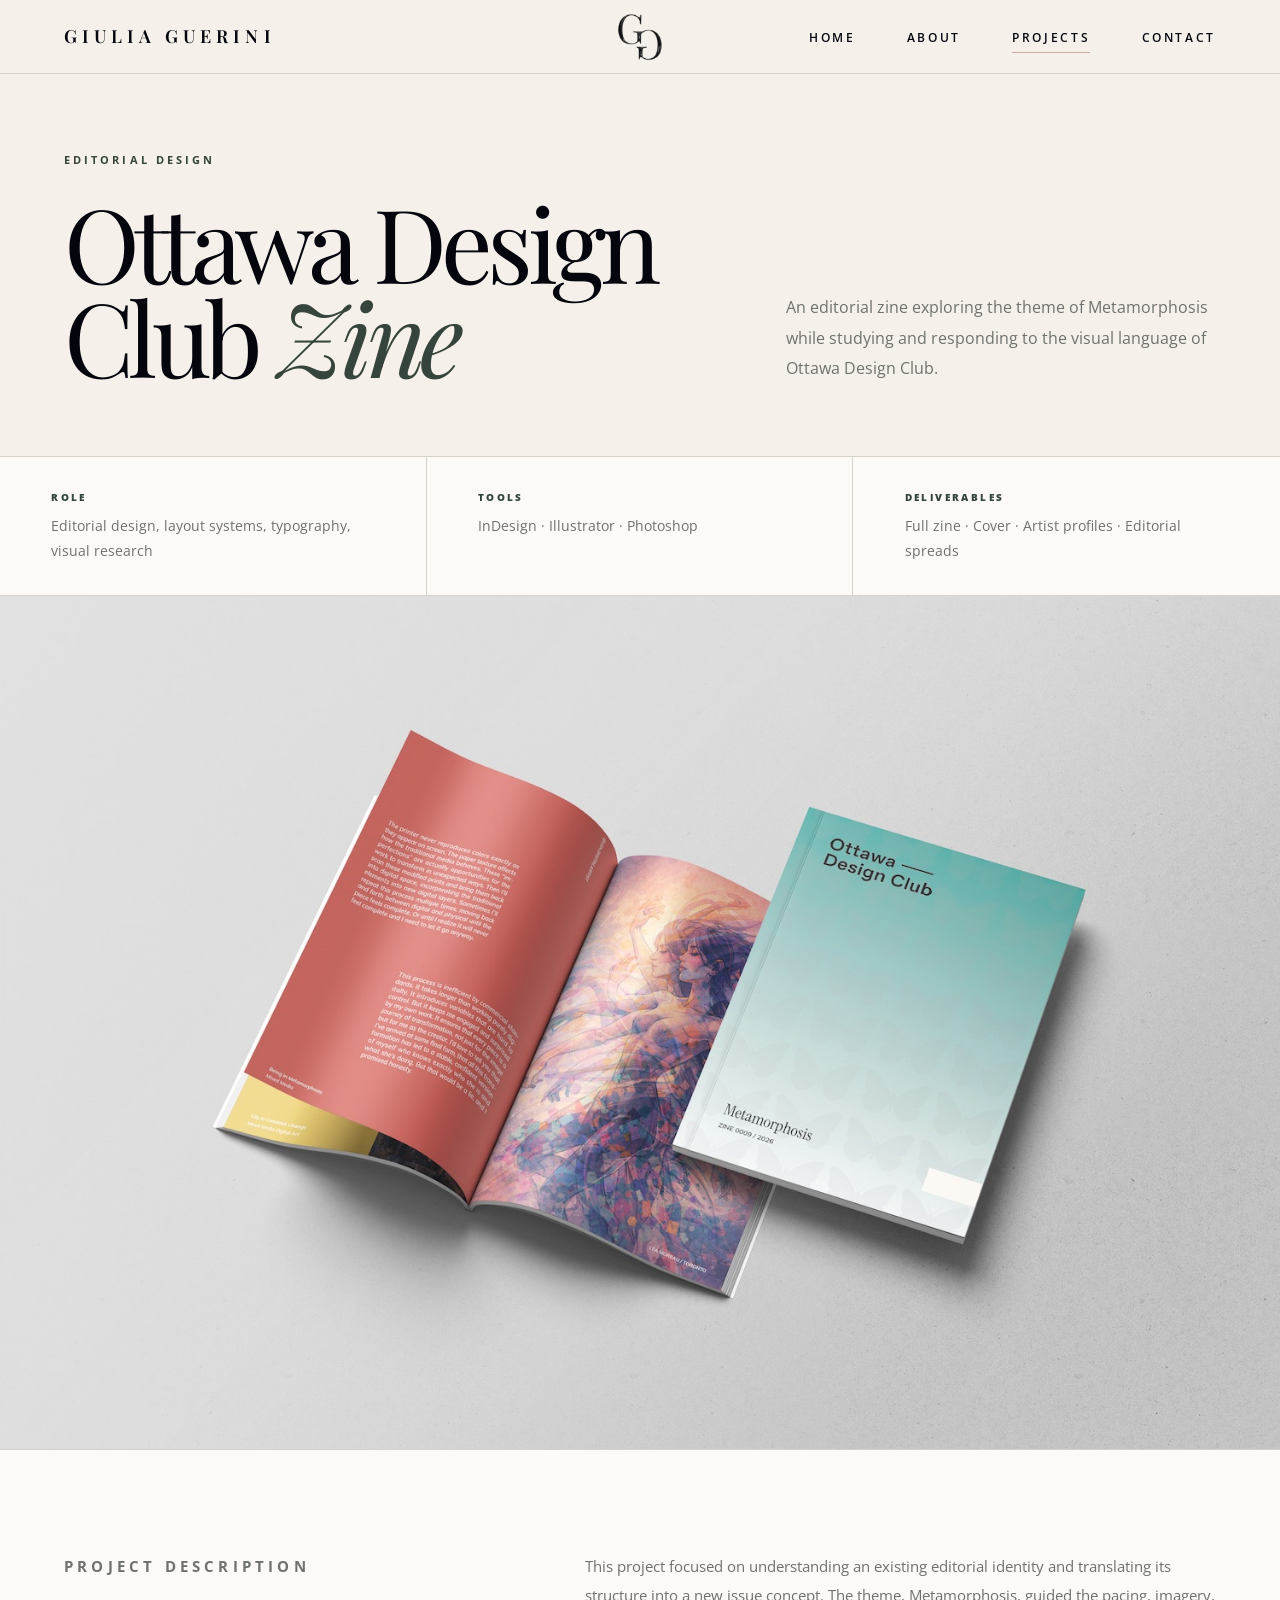
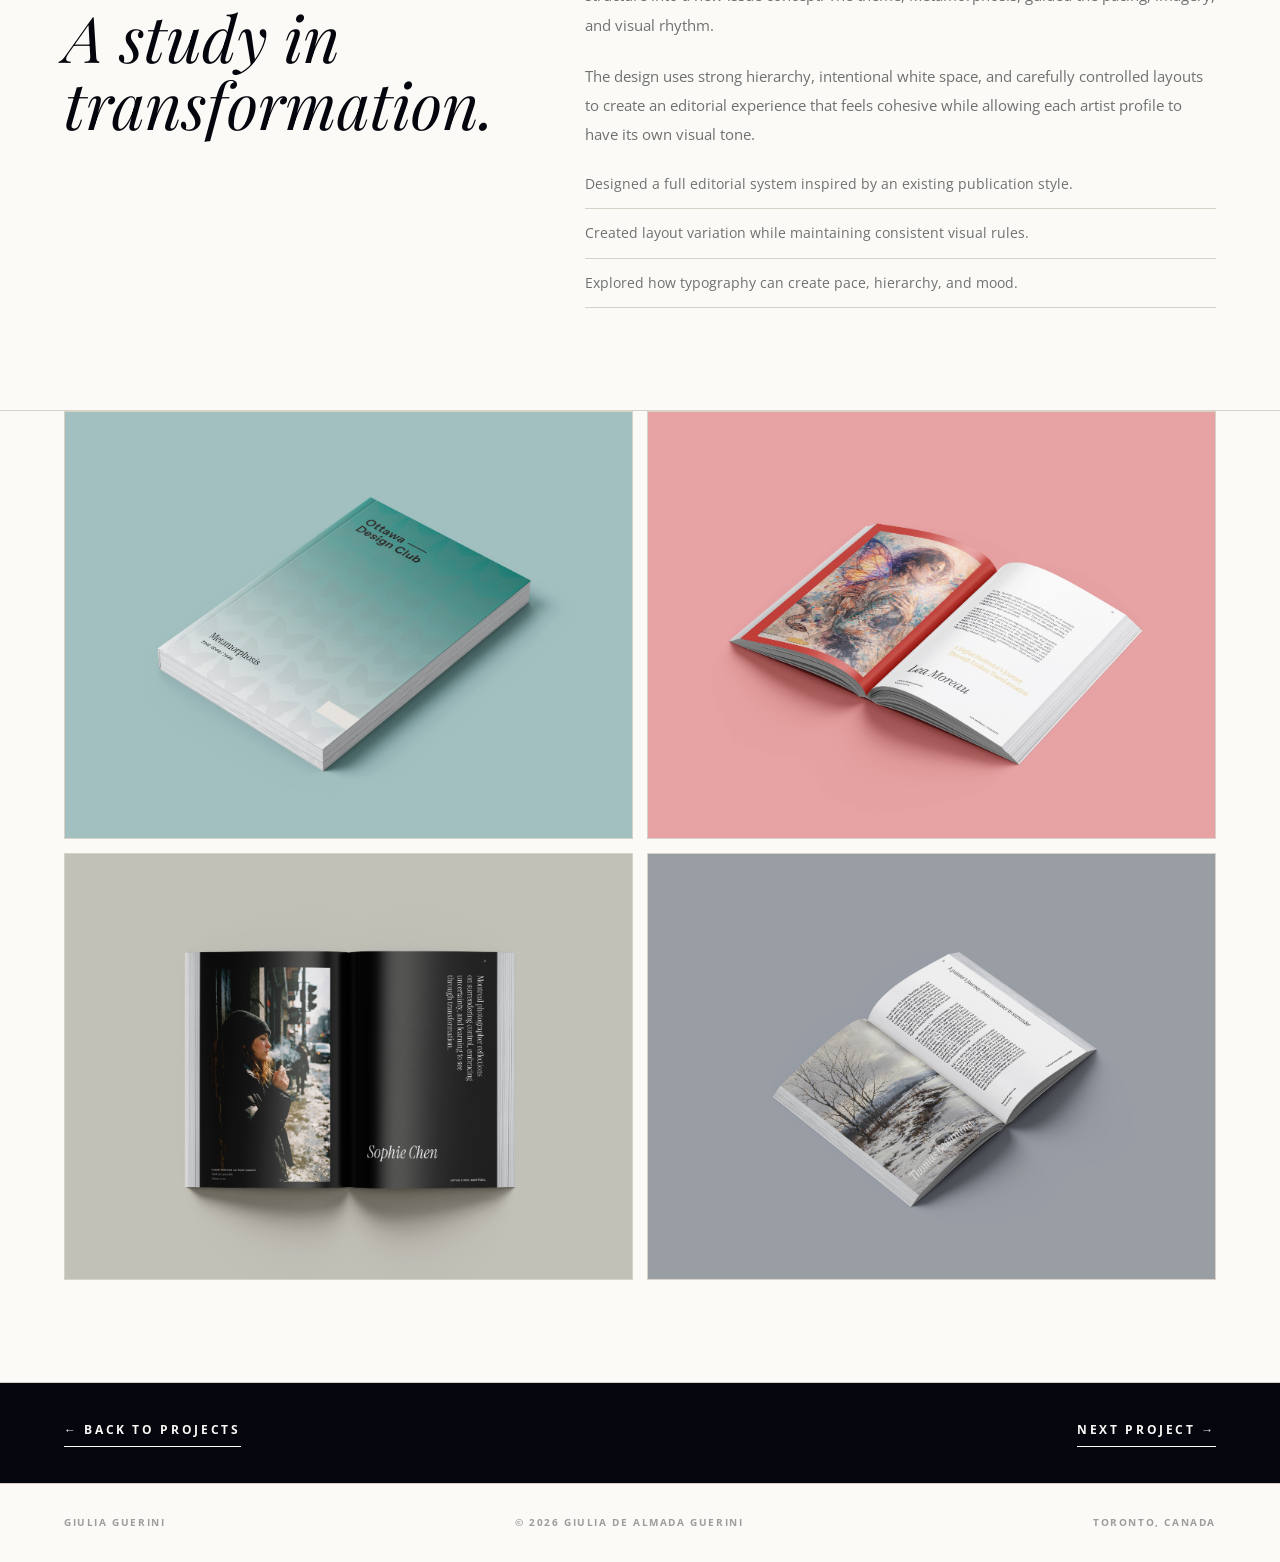
<file: odc.html>
<!DOCTYPE html>
<html lang="en">
<head>
<meta charset="UTF-8">
<meta name="viewport" content="width=device-width, initial-scale=1.0">

<title>Ottawa Design Club Project — Giulia Guerini</title>

<meta name="description" content="Giulia Guerini is a Graphic Designer based in Toronto specializing in editorial design, marketing design, branding, typography, and visual storytelling.">
<meta name="keywords" content="Giulia Guerini, Giulia de Almada Guerini, graphic designer Toronto, editorial designer Toronto, marketing designer, Humber Polytechnic graphic design, branding designer, typography designer">
<meta name="author" content="Giulia de Almada Guerini">
<meta name="robots" content="index, follow">
<link rel="canonical" href="https://giuliaguerini.com/">

<meta property="og:title" content="Giulia Guerini — Graphic Designer">
<meta property="og:description" content="Graphic Designer based in Toronto specializing in editorial design, marketing campaigns, branding, and visual storytelling.">
<meta property="og:image" content="https://giuliaguerini.com/Images/social-preview.jpg">
<meta property="og:url" content="https://giuliaguerini.com">
<meta property="og:type" content="website">
<meta property="og:site_name" content="Giulia Guerini">

<meta name="twitter:card" content="summary_large_image">
<meta name="twitter:title" content="Giulia Guerini — Graphic Designer">
<meta name="twitter:description" content="Graphic Designer based in Toronto specializing in editorial and marketing design.">
<meta name="twitter:image" content="https://giuliaguerini.com/Images/social-preview.jpg">

<link rel="icon" type="image/png" href="Images/favicon.png?v=2">
<link rel="shortcut icon" type="image/png" href="Images/favicon.png?v=2">
<link rel="apple-touch-icon" href="Images/favicon.png?v=2">
<link href="https://fonts.googleapis.com/css2?family=Playfair+Display:ital,wght@0,400;0,500;0,600;1,400;1,500;1,600&family=Open+Sans:wght@300;400;500;600;700&display=swap" rel="stylesheet">

<script type="application/ld+json">
{
 "@context": "https://schema.org",
 "@type": "Person",
 "name": "Giulia Guerini",
 "alternateName": "Giulia de Almada Guerini",
 "url": "https://giuliaguerini.com",
 "image": "https://giuliaguerini.com/Images/Giulia-portrait.JPG",
 "jobTitle": "Graphic Designer",
 "sameAs": [
   "https://www.linkedin.com/in/giuliadealmada",
   "https://www.behance.net/giuliaguerini",
   "https://www.instagram.com/giuliadesignart"
 ]
}
</script>


<link rel="stylesheet" href="CSS/style.css">

</head>
<body>
<div class="custom-cursor" aria-hidden="true"></div>

<nav id="mainNav">
  <a class="nav-logo" href="index.html">Giulia Guerini</a>

  <a href="index.html" aria-label="Go to homepage">
    <img class="nav-mark" src="Images/logo-GiuliaGuerini.png" alt="Giulia Guerini homepage link">
  </a>

  <ul class="nav-links">
    <li><a href="index.html" id="nav-home">Home</a></li>
    <li><a href="about.html" id="nav-about">About</a></li>
    <li><a href="projects.html" class="active" id="nav-projects">Projects</a></li>
    <li><a href="contact.html" id="nav-contact">Contact</a></li>
  </ul>
</nav>

<main id="project-odc" class="page project-detail-page active">
  <section class="project-detail-hero">
    <div>
      <p class="eyebrow">Editorial Design</p>
      <h1 class="project-detail-title">Ottawa Design Club <em>Zine</em></h1>
    </div>

    <p class="project-detail-intro">
      An editorial zine exploring the theme of Metamorphosis while studying and responding to the visual language of Ottawa Design Club.
    </p>
  </section>

  <section class="project-detail-meta">
    <div class="meta-block">
      <p class="meta-label">Role</p>
      <p class="meta-value">Editorial design, layout systems, typography, visual research</p>
    </div>

    <div class="meta-block">
      <p class="meta-label">Tools</p>
      <p class="meta-value">InDesign · Illustrator · Photoshop</p>
    </div>

    <div class="meta-block">
      <p class="meta-label">Deliverables</p>
      <p class="meta-value">Full zine · Cover · Artist profiles · Editorial spreads</p>
    </div>
  </section>

  <section class="project-detail-image">
    <img
      class="project-detail-main-image"
      src="Images/odc-mockup-main.jpeg"
      alt="Ottawa Design Club Metamorphosis editorial zine mockup"
    >
  </section>

  <section class="project-detail-body">
    <div>
      <p class="eyebrow">Project Description</p>
      <h2>A study in transformation.</h2>
    </div>

    <div>
      <p>
        This project focused on understanding an existing editorial identity and translating its structure into a new issue concept. The theme, Metamorphosis, guided the pacing, imagery, and visual rhythm.
      </p>

      <p>
        The design uses strong hierarchy, intentional white space, and carefully controlled layouts to create an editorial experience that feels cohesive while allowing each artist profile to have its own visual tone.
      </p>

      <ul class="project-detail-list">
        <li>Designed a full editorial system inspired by an existing publication style.</li>
        <li>Created layout variation while maintaining consistent visual rules.</li>
        <li>Explored how typography can create pace, hierarchy, and mood.</li>
      </ul>
    </div>
  </section>

  <section class="project-detail-gallery">
    <div class="gallery-panel">
      <img src="Images/ODC-Mockup-Cover.jpeg" alt="Ottawa Design Club Metamorphosis editorial zine cover mockup">
    </div>

    <div class="gallery-panel">
      <img src="Images/ODC-Mockup-LeaMoreau.jpeg" alt="Ottawa Design Club Metamorphosis editorial zine artist profile mockup Lea Moreau">
    </div>

    <div class="gallery-panel">
      <img src="Images/ODC-Mockup-SophieChen.jpeg" alt="Ottawa Design Club Metamorphosis editorial zine artist profile mockup Sophie Chen">
    </div>

    <div class="gallery-panel">
      <img src="Images/ODC-Mockup-ThomasBeaumont.jpeg" alt="Ottawa Design Club Metamorphosis editorial zine artist profile mockup Thomas Beaumont">
    </div>
  </section>

  <section class="project-detail-nav">
    <a class="link-arrow" href="projects.html">← Back to Projects</a>
    <a class="link-arrow" href="prada.html">Next Project →</a>
  </section>
</main>

<footer>
  <p>Giulia Guerini</p>
  <p>© 2026 Giulia de Almada Guerini</p>
  <p>Toronto, Canada</p>
</footer>

<script src="Javascript/script.js"></script>

</body>
</html>
</file>
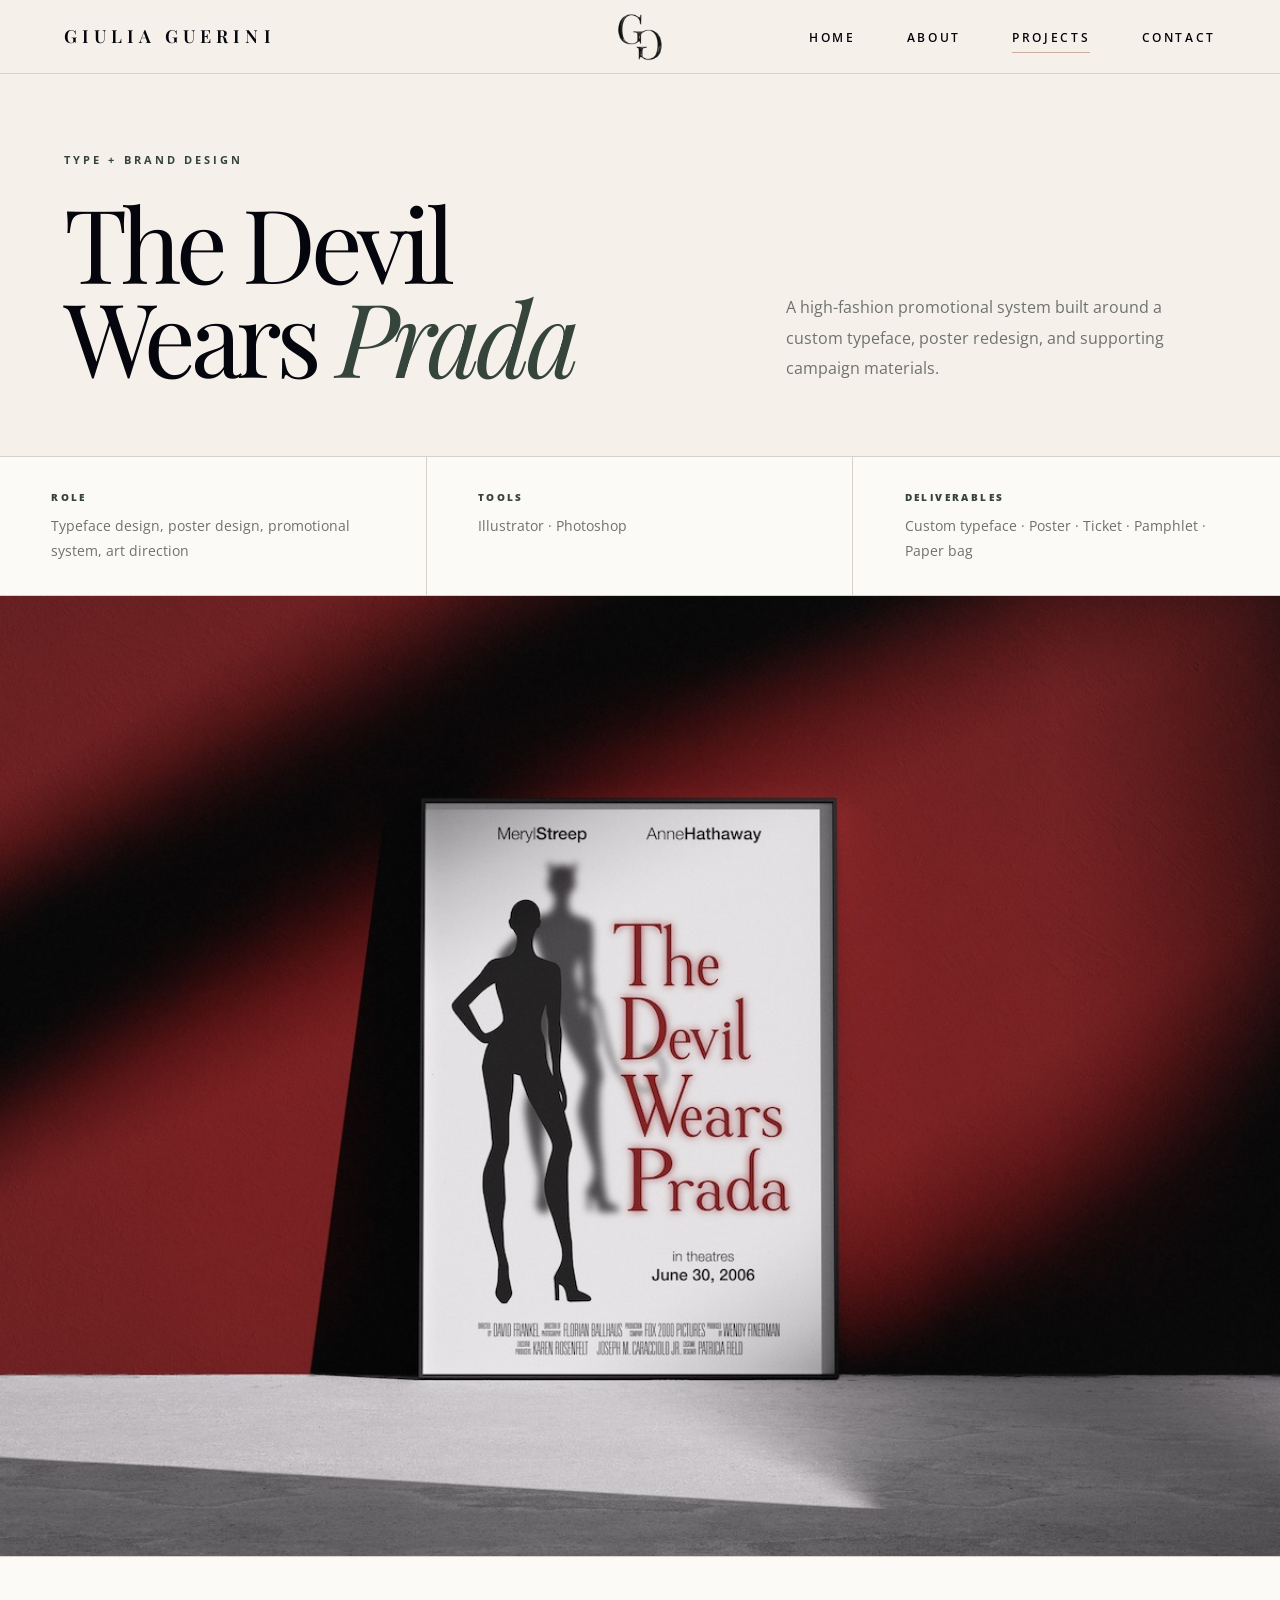
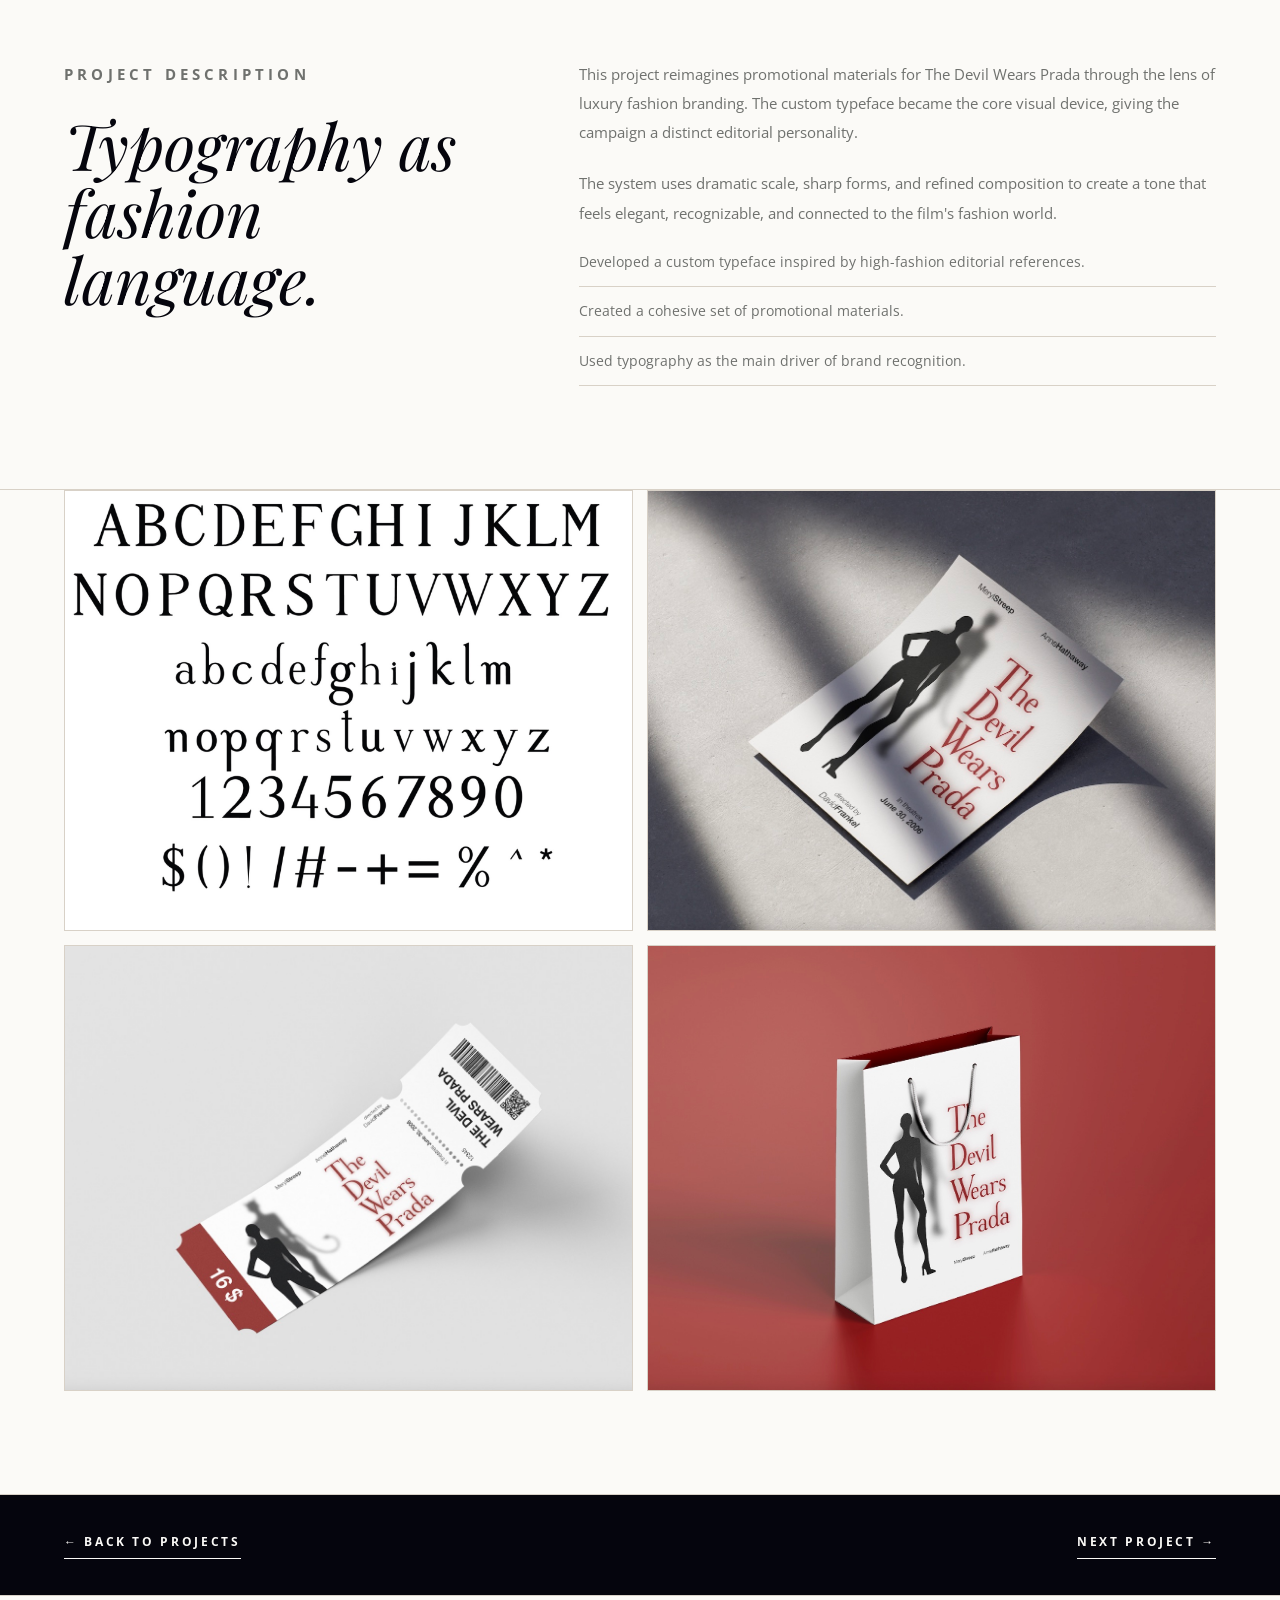
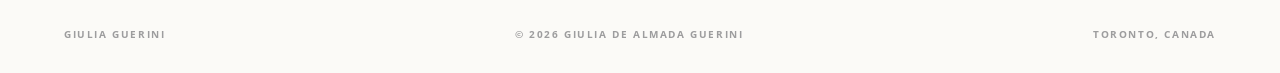
<file: prada.html>
<!DOCTYPE html>
<html lang="en">
<head>
<meta charset="UTF-8">
<meta name="viewport" content="width=device-width, initial-scale=1.0">

<title>The Devil Wears Prada Project — Giulia Guerini</title>

<meta name="description" content="Giulia Guerini is a Graphic Designer based in Toronto specializing in editorial design, marketing design, branding, typography, and visual storytelling.">
<meta name="keywords" content="Giulia Guerini, Giulia de Almada Guerini, graphic designer Toronto, editorial designer Toronto, marketing designer, Humber Polytechnic graphic design, branding designer, typography designer">
<meta name="author" content="Giulia de Almada Guerini">
<meta name="robots" content="index, follow">
<link rel="canonical" href="https://giuliaguerini.com/">

<meta property="og:title" content="Giulia Guerini — Graphic Designer">
<meta property="og:description" content="Graphic Designer based in Toronto specializing in editorial design, marketing campaigns, branding, and visual storytelling.">
<meta property="og:image" content="https://giuliaguerini.com/Images/social-preview.jpg">
<meta property="og:url" content="https://giuliaguerini.com">
<meta property="og:type" content="website">
<meta property="og:site_name" content="Giulia Guerini">

<meta name="twitter:card" content="summary_large_image">
<meta name="twitter:title" content="Giulia Guerini — Graphic Designer">
<meta name="twitter:description" content="Graphic Designer based in Toronto specializing in editorial and marketing design.">
<meta name="twitter:image" content="https://giuliaguerini.com/Images/social-preview.jpg">

<link rel="icon" type="image/png" href="Images/favicon.png?v=2">
<link rel="shortcut icon" type="image/png" href="Images/favicon.png?v=2">
<link rel="apple-touch-icon" href="Images/favicon.png?v=2">
<link href="https://fonts.googleapis.com/css2?family=Playfair+Display:ital,wght@0,400;0,500;0,600;1,400;1,500;1,600&family=Open+Sans:wght@300;400;500;600;700&display=swap" rel="stylesheet">

<script type="application/ld+json">
{
 "@context": "https://schema.org",
 "@type": "Person",
 "name": "Giulia Guerini",
 "alternateName": "Giulia de Almada Guerini",
 "url": "https://giuliaguerini.com",
 "image": "https://giuliaguerini.com/Images/Giulia-portrait.JPG",
 "jobTitle": "Graphic Designer",
 "sameAs": [
   "https://www.linkedin.com/in/giuliadealmada",
   "https://www.behance.net/giuliaguerini",
   "https://www.instagram.com/giuliadesignart"
 ]
}
</script>

<link rel="stylesheet" href="CSS/style.css">

</head>
<body>
<div class="custom-cursor" aria-hidden="true"></div>

<nav id="mainNav">
  <a class="nav-logo" href="index.html">Giulia Guerini</a>

  <a href="index.html" aria-label="Go to homepage">
    <img class="nav-mark" src="Images/logo-GiuliaGuerini.png" alt="Giulia Guerini homepage link">
  </a>

  <ul class="nav-links">
    <li><a href="index.html" id="nav-home">Home</a></li>
    <li><a href="about.html" id="nav-about">About</a></li>
    <li><a href="projects.html" class="active" id="nav-projects">Projects</a></li>
    <li><a href="contact.html" id="nav-contact">Contact</a></li>
  </ul>
</nav>

<main id="project-prada" class="page project-detail-page active">
  <section class="project-detail-hero">
    <div>
      <p class="eyebrow">Type + Brand Design</p>
      <h1 class="project-detail-title">The Devil Wears <em>Prada</em></h1>
    </div>

    <p class="project-detail-intro">
      A high-fashion promotional system built around a custom typeface, poster redesign, and supporting campaign materials.
    </p>
  </section>

  <section class="project-detail-meta">
    <div class="meta-block">
      <p class="meta-label">Role</p>
      <p class="meta-value">Typeface design, poster design, promotional system, art direction</p>
    </div>

    <div class="meta-block">
      <p class="meta-label">Tools</p>
      <p class="meta-value">Illustrator · Photoshop</p>
    </div>

    <div class="meta-block">
      <p class="meta-label">Deliverables</p>
      <p class="meta-value">Custom typeface · Poster · Ticket · Pamphlet · Paper bag</p>
    </div>
  </section>

  <section class="project-detail-image">
    <img
      class="project-detail-main-image"
      src="Images/prada-mockup-main.jpeg"
      alt="The Devil Wears Prada promotional poster with custom typeface mockup"
    >
  </section>

  <section class="project-detail-body">
    <div>
      <p class="eyebrow">Project Description</p>
      <h2>Typography as fashion language.</h2>
    </div>

    <div>
      <p>
        This project reimagines promotional materials for The Devil Wears Prada through the lens of luxury fashion branding. The custom typeface became the core visual device, giving the campaign a distinct editorial personality.
      </p>

      <p>
        The system uses dramatic scale, sharp forms, and refined composition to create a tone that feels elegant, recognizable, and connected to the film's fashion world.
      </p>

      <ul class="project-detail-list">
        <li>Developed a custom typeface inspired by high-fashion editorial references.</li>
        <li>Created a cohesive set of promotional materials.</li>
        <li>Used typography as the main driver of brand recognition.</li>
      </ul>
    </div>
  </section>

  <section class="project-detail-gallery">
    <div class="gallery-panel">
      <img src="Images/prada-type.jpeg" alt="The Devil Wears Prada custom typeface character set">
    </div>

    <div class="gallery-panel">
      <img src="Images/prada-flyer.jpeg" alt="The Devil Wears Prada promotional flyer mockup">
    </div>

    <div class="gallery-panel">
      <img src="Images/prada-ticket.jpeg" alt="The Devil Wears Prada ticket design mockup">
    </div>

    <div class="gallery-panel">
      <img src="Images/prada-bag.jpeg" alt="The Devil Wears Prada paper bag mockup">
    </div>
  </section>

  <section class="project-detail-nav">
    <a class="link-arrow" href="projects.html">← Back to Projects</a>
    <a class="link-arrow" href="rio.html">Next Project →</a>
  </section>
</main>

<footer>
  <p>Giulia Guerini</p>
  <p>© 2026 Giulia de Almada Guerini</p>
  <p>Toronto, Canada</p>
</footer>

<script src="Javascript/script.js"></script>

</body>
</html>
</file>
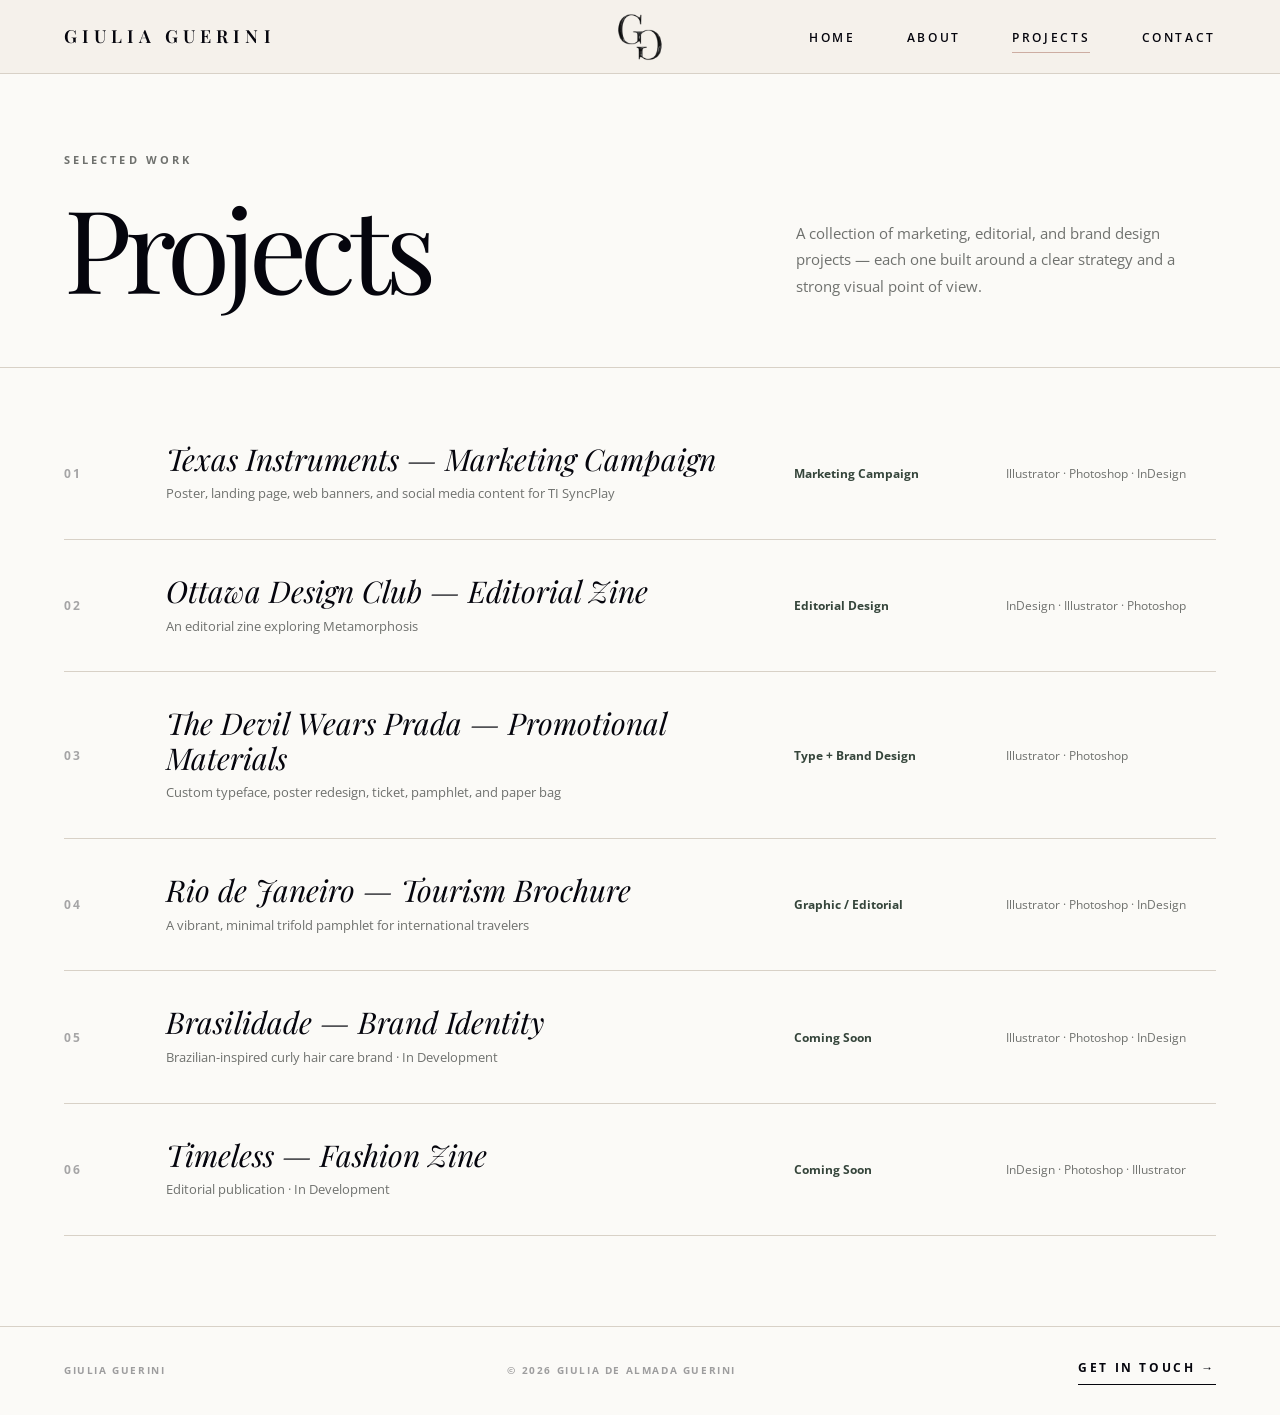
<file: projects-1.html>
<!DOCTYPE html>
<html lang="en">
<head>
<meta charset="UTF-8">
<meta name="viewport" content="width=device-width, initial-scale=1.0">

<title>Projects — Giulia Guerini</title>

<meta name="description" content="Giulia Guerini is a Graphic Designer based in Toronto specializing in editorial design, marketing design, branding, typography, and visual storytelling.">
<meta name="keywords" content="Giulia Guerini, Giulia de Almada Guerini, graphic designer Toronto, editorial designer Toronto, marketing designer, Humber Polytechnic graphic design, branding designer, typography designer">
<meta name="author" content="Giulia de Almada Guerini">
<meta name="robots" content="index, follow">
<link rel="canonical" href="https://giuliaguerini.com/">

<meta property="og:title" content="Giulia Guerini — Graphic Designer">
<meta property="og:description" content="Graphic Designer based in Toronto specializing in editorial design, marketing campaigns, branding, and visual storytelling.">
<meta property="og:image" content="https://giuliaguerini.com/Images/social-preview.jpg">
<meta property="og:url" content="https://giuliaguerini.com">
<meta property="og:type" content="website">
<meta property="og:site_name" content="Giulia Guerini">

<meta name="twitter:card" content="summary_large_image">
<meta name="twitter:title" content="Giulia Guerini — Graphic Designer">
<meta name="twitter:description" content="Graphic Designer based in Toronto specializing in editorial and marketing design.">
<meta name="twitter:image" content="https://giuliaguerini.com/Images/social-preview.jpg">

<link rel="icon" type="image/png" href="Images/favicon.png?v=2">
<link rel="shortcut icon" type="image/png" href="Images/favicon.png?v=2">
<link rel="apple-touch-icon" href="Images/favicon.png?v=2">
<link href="https://fonts.googleapis.com/css2?family=Playfair+Display:ital,wght@0,400;0,500;0,600;1,400;1,500;1,600&family=Open+Sans:wght@300;400;500;600;700&display=swap" rel="stylesheet">

<script type="application/ld+json">
{
 "@context": "https://schema.org",
 "@type": "Person",
 "name": "Giulia Guerini",
 "alternateName": "Giulia de Almada Guerini",
 "url": "https://giuliaguerini.com",
 "image": "https://giuliaguerini.com/Images/Giulia-portrait.JPG",
 "jobTitle": "Graphic Designer",
 "sameAs": [
   "https://www.linkedin.com/in/giuliadealmada",
   "https://www.behance.net/giuliaguerini",
   "https://www.instagram.com/giuliadesignart"
 ]
}
</script>

<link rel="stylesheet" href="CSS/style.css">

</head>

<body>
<div class="custom-cursor" aria-hidden="true"></div>

<nav id="mainNav">
  <a class="nav-logo" href="index.html">Giulia Guerini</a>

  <a href="index.html" aria-label="Go to homepage">
    <img
      class="nav-mark"
      src="Images/logo-GiuliaGuerini.png"
      alt="Giulia Guerini logo"
    >
  </a>

  <ul class="nav-links">
    <li><a href="index.html" id="nav-home">Home</a></li>
    <li><a href="about.html" id="nav-about">About</a></li>
    <li><a href="projects.html" class="active" id="nav-projects">Projects</a></li>
    <li><a href="contact.html" id="nav-contact">Contact</a></li>
  </ul>
</nav>

<main id="projects" class="page active">
  <section class="projects-page-hero">
    <div>
      <p class="eyebrow">Selected Work</p>
      <h1 class="page-title">Projects</h1>
    </div>

    <p>
      A collection of marketing, editorial, and brand design projects — each one built around a clear strategy and a strong visual point of view.
    </p>
  </section>

  <div class="projects-full-list">

    <div class="project-row" onclick="toggleProject('p1')">
      <span class="project-num">01</span>
      <div>
        <h3 class="project-row-title">Texas Instruments — Marketing Campaign</h3>
        <p class="project-row-sub">Poster, landing page, web banners, and social media content for TI SyncPlay</p>
      </div>
      <span class="project-row-role">Marketing Campaign</span>
      <span class="project-row-tools">Illustrator · Photoshop · InDesign</span>
    </div>

    <div id="p1" class="project-expanded">
      <div>
        <p class="exp-label">Overview</p>
        <p>A poster, landing page, web banner advertisement and social media content for the Texas Instruments music-learning app, TI SyncPlay.</p>
        <p class="exp-heading">Goal</p>
        <p>Reposition Texas Instruments as a creative, consumer-friendly brand beyond engineering and calculators.</p>
      </div>
      <div>
        <p class="exp-heading">Strategy</p>
        <p>Centered the campaign around the slogan “Don't just listen to music. Play it.” — turning music learning into an interactive, emotional experience.</p>
        <a class="link-arrow learn-more-btn" href="texas-instruments.html">Learn More →</a>
        <br>
        <button class="close-btn" onclick="toggleProject('p1')">Close</button>
      </div>
    </div>

    <div class="project-row" onclick="toggleProject('p2')">
      <span class="project-num">02</span>
      <div>
        <h3 class="project-row-title">Ottawa Design Club — Editorial Zine</h3>
        <p class="project-row-sub">An editorial zine exploring Metamorphosis</p>
      </div>
      <span class="project-row-role">Editorial Design</span>
      <span class="project-row-tools">InDesign · Illustrator · Photoshop</span>
    </div>

    <div id="p2" class="project-expanded">
      <div>
        <p class="exp-label">Overview</p>
        <p>An editorial zine inspired by Ottawa Design Club and centered around transformation as an ongoing creative process.</p>
        <p class="exp-heading">Goal</p>
        <p>Understand how an existing editorial brand communicates visually and recreate that feeling through typography, layout, pacing, and storytelling.</p>
      </div>
      <div>
        <p class="exp-heading">Strategy</p>
        <p>Studied typography systems, grid structures, image placement, white space, hierarchy, and color usage to build a consistent editorial experience.</p>
        <a class="link-arrow learn-more-btn" href="odc.html">Learn More →</a>
        <br>
        <button class="close-btn" onclick="toggleProject('p2')">Close</button>
      </div>
    </div>

    <div class="project-row" onclick="toggleProject('p3')">
      <span class="project-num">03</span>
      <div>
        <h3 class="project-row-title">The Devil Wears Prada — Promotional Materials</h3>
        <p class="project-row-sub">Custom typeface, poster redesign, ticket, pamphlet, and paper bag</p>
      </div>
      <span class="project-row-role">Type + Brand Design</span>
      <span class="project-row-tools">Illustrator · Photoshop</span>
    </div>

    <div id="p3" class="project-expanded">
      <div>
        <p class="exp-label">Overview</p>
        <p>A redesign of the iconic movie poster with a custom typeface and cohesive promotional materials.</p>
        <p class="exp-heading">Goal</p>
        <p>Create a high-fashion promotional campaign using typography as the primary branding tool.</p>
      </div>
      <div>
        <p class="exp-heading">Strategy</p>
        <p>Approached the project as a luxury fashion campaign, using editorial elegance, subtle drama, and strong visual recognition.</p>
        <a class="link-arrow learn-more-btn" href="prada.html">Learn More →</a>
        <br>
        <button class="close-btn" onclick="toggleProject('p3')">Close</button>
      </div>
    </div>

    <div class="project-row" onclick="toggleProject('p4')">
      <span class="project-num">04</span>
      <div>
        <h3 class="project-row-title">Rio de Janeiro — Tourism Brochure</h3>
        <p class="project-row-sub">A vibrant, minimal trifold pamphlet for international travelers</p>
      </div>
      <span class="project-row-role">Graphic / Editorial</span>
      <span class="project-row-tools">Illustrator · Photoshop · InDesign</span>
    </div>

    <div id="p4" class="project-expanded">
      <div>
        <p class="exp-label">Overview</p>
        <p>A vibrant, minimal trifold pamphlet promoting tourism in Rio de Janeiro.</p>
        <p class="exp-heading">Goal</p>
        <p>Create a tourism brochure that felt visually engaging, modern, and authentic to Rio's identity.</p>
      </div>
      <div>
        <p class="exp-heading">Strategy</p>
        <p>Combined minimal editorial layouts with vibrant imagery and authentic branding elements from Rio's official style guide.</p>
        <a class="link-arrow learn-more-btn" href="rio.html">Learn More →</a>
        <br>
        <button class="close-btn" onclick="toggleProject('p4')">Close</button>
      </div>
    </div>

    <div class="project-row" onclick="toggleProject('p5')">
      <span class="project-num">05</span>
      <div>
        <h3 class="project-row-title">Brasilidade — Brand Identity</h3>
        <p class="project-row-sub">Brazilian-inspired curly hair care brand · In Development</p>
      </div>
      <span class="project-row-role">Coming Soon</span>
      <span class="project-row-tools">Illustrator · Photoshop · InDesign</span>
    </div>

    <div id="p5" class="project-expanded">
      <div>
        <p class="exp-label">In Development</p>
        <p>Brasilidade is an upcoming branding and marketing project centered around a Brazilian-inspired curly hair care brand.</p>
        <p class="exp-heading">Concept</p>
        <p>Inspired by my experience as a Brazilian living in Canada and navigating curly hair care between both cultures.</p>
      </div>
      <div>
        <p class="exp-heading">Scope</p>
        <p>Brand identity design · Packaging design · Marketing campaign development · Social media visuals · Art direction · Creative strategy.</p>
        <a class="link-arrow learn-more-btn" href="brasilidade.html">Learn More →</a>
        <br>
        <button class="close-btn" onclick="toggleProject('p5')">Close</button>
      </div>
    </div>

    <div class="project-row" onclick="toggleProject('p6')">
      <span class="project-num">06</span>
      <div>
        <h3 class="project-row-title">Timeless — Fashion Zine</h3>
        <p class="project-row-sub">Editorial publication · In Development</p>
      </div>
      <span class="project-row-role">Coming Soon</span>
      <span class="project-row-tools">InDesign · Photoshop · Illustrator</span>
    </div>

    <div id="p6" class="project-expanded">
      <div>
        <p class="exp-label">In Development</p>
        <p>Timeless is an original fashion and lifestyle editorial publication currently being developed from scratch.</p>
        <p class="exp-heading">Concept</p>
        <p>Exploring the idea of modern luxury through fashion, culture, craftsmanship, and timeless style.</p>
      </div>
      <div>
        <p class="exp-heading">Scope</p>
        <p>Editorial design · Art direction · Typography systems · Layout design · Magazine structure · Cover design.</p>
        <a class="link-arrow learn-more-btn" href="timeless.html">Learn More →</a>
        <br>
        <button class="close-btn" onclick="toggleProject('p6')">Close</button>
      </div>
    </div>

  </div>
</main>

<footer>
  <p>Giulia Guerini</p>
  <p>© 2026 Giulia de Almada Guerini</p>
  <a class="link-arrow" href="contact.html">Get In Touch →</a>
</footer>

<script src="Javascript/script.js"></script>

</body>
</html>
</file>
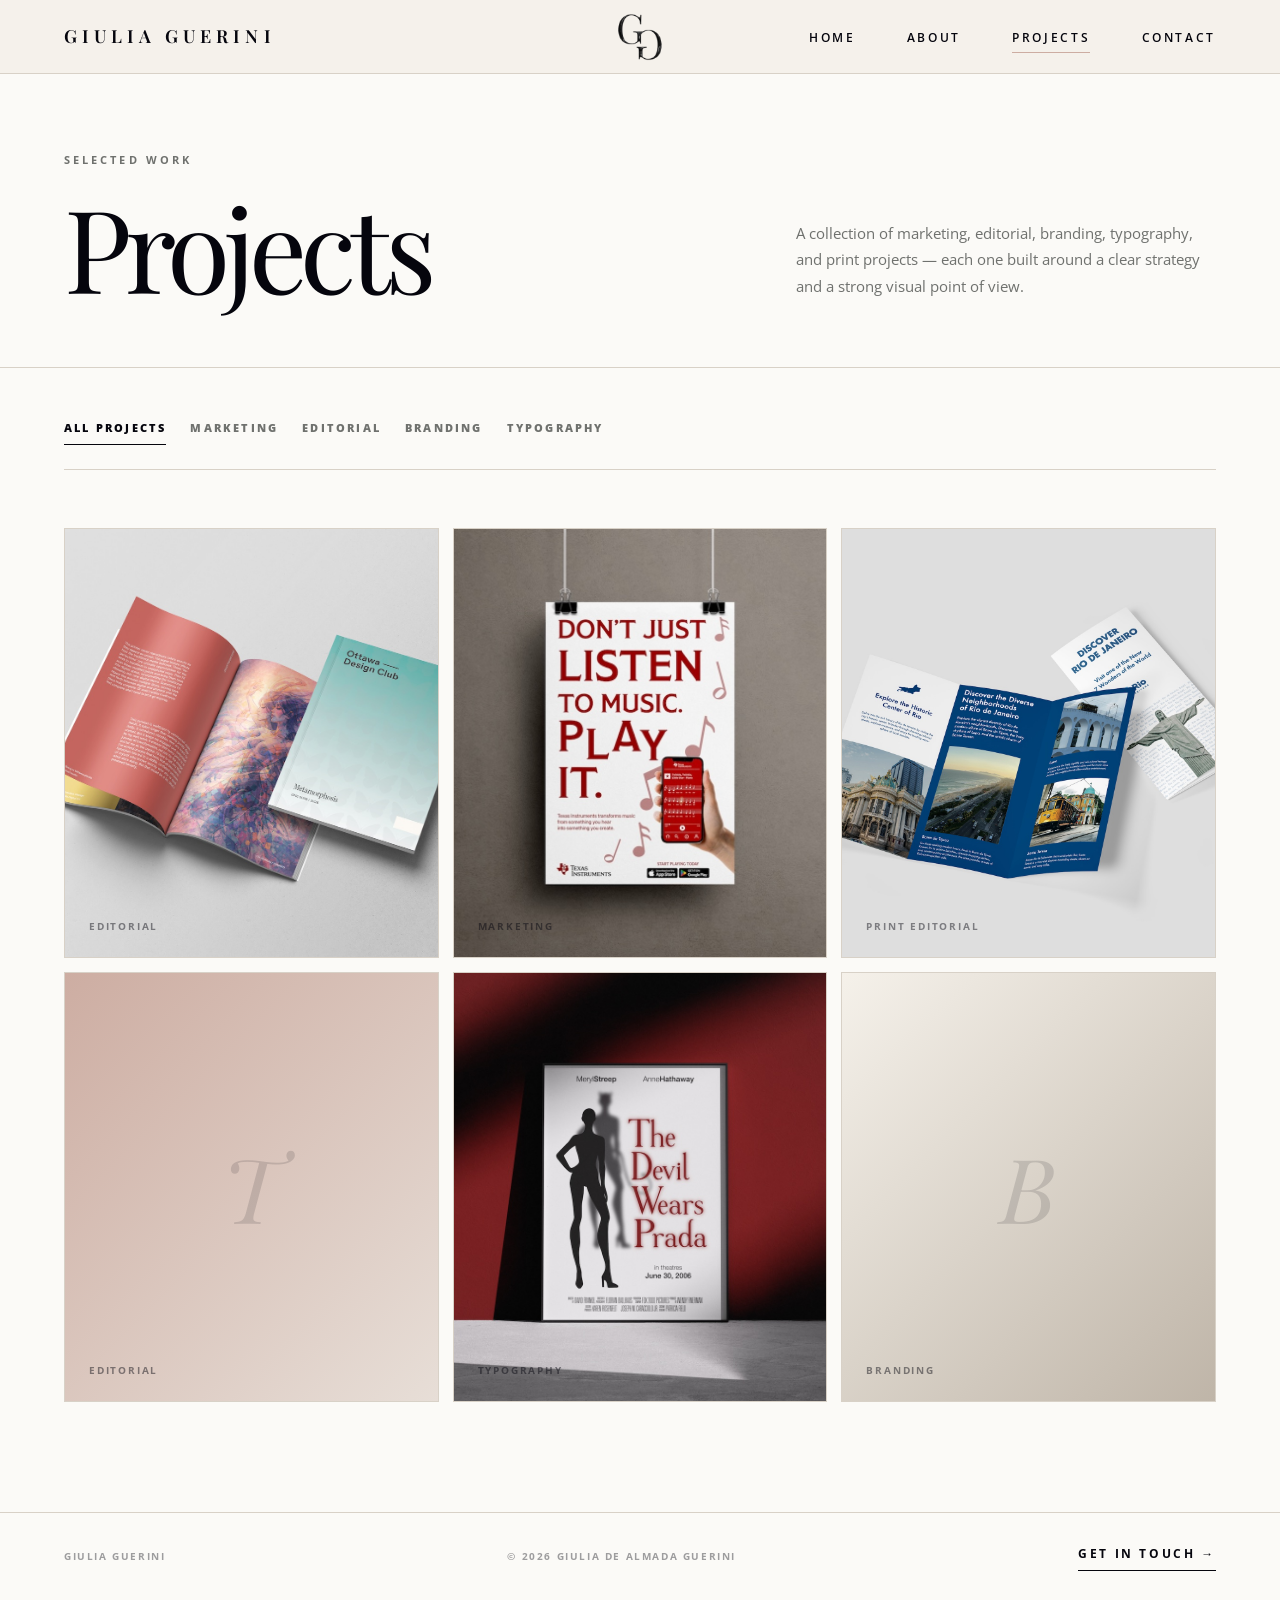
<file: projects.html>
<!DOCTYPE html>
<html lang="en">
<head>
<meta charset="UTF-8">
<meta name="viewport" content="width=device-width, initial-scale=1.0">

<title>Projects — Giulia Guerini</title>

<meta name="description" content="Giulia Guerini is a Graphic Designer based in Toronto specializing in editorial design, marketing design, branding, typography, and visual storytelling.">
<meta name="keywords" content="Giulia Guerini, Giulia de Almada Guerini, graphic designer Toronto, editorial designer Toronto, marketing designer, Humber Polytechnic graphic design, branding designer, typography designer">
<meta name="author" content="Giulia de Almada Guerini">
<meta name="robots" content="index, follow">
<link rel="canonical" href="https://giuliaguerini.com/projects.html">

<meta property="og:title" content="Projects — Giulia Guerini">
<meta property="og:description" content="Explore graphic design, editorial, marketing, branding, typography, and print projects by Giulia Guerini.">
<meta property="og:image" content="https://giuliaguerini.com/Images/social-preview.jpg">
<meta property="og:url" content="https://giuliaguerini.com/projects.html">
<meta property="og:type" content="website">
<meta property="og:site_name" content="Giulia Guerini">

<meta name="twitter:card" content="summary_large_image">
<meta name="twitter:title" content="Projects — Giulia Guerini">
<meta name="twitter:description" content="Explore graphic design, editorial, marketing, branding, typography, and print projects by Giulia Guerini.">
<meta name="twitter:image" content="https://giuliaguerini.com/Images/social-preview.jpg">

<link rel="icon" type="image/png" href="Images/favicon.png?v=2">
<link rel="shortcut icon" type="image/png" href="Images/favicon.png?v=2">
<link rel="apple-touch-icon" href="Images/favicon.png?v=2">

<link href="https://fonts.googleapis.com/css2?family=Playfair+Display:ital,wght@0,400;0,500;0,600;1,400;1,500;1,600&family=Open+Sans:wght@300;400;500;600;700&display=swap" rel="stylesheet">

<script type="application/ld+json">
{
 "@context": "https://schema.org",
 "@type": "Person",
 "name": "Giulia Guerini",
 "alternateName": "Giulia de Almada Guerini",
 "url": "https://giuliaguerini.com",
 "image": "https://giuliaguerini.com/Images/Giulia-portrait.JPG",
 "jobTitle": "Graphic Designer",
 "sameAs": [
   "https://www.linkedin.com/in/giuliadealmada",
   "https://www.behance.net/giuliaguerini",
   "https://www.instagram.com/giuliadesignart"
 ]
}
</script>

<link rel="stylesheet" href="CSS/style.css">
</head>

<body>

<div class="custom-cursor" aria-hidden="true"></div>

<nav id="mainNav">
  <a class="nav-logo" href="index.html">Giulia Guerini</a>

  <a href="index.html" aria-label="Go to homepage">
    <img
      class="nav-mark"
      src="Images/logo-GiuliaGuerini.png"
      alt="Giulia Guerini homepage link"
    >
  </a>

  <ul class="nav-links">
    <li><a href="index.html" id="nav-home">Home</a></li>
    <li><a href="about.html" id="nav-about">About</a></li>
    <li><a href="projects.html" class="active" id="nav-projects">Projects</a></li>
    <li><a href="contact.html" id="nav-contact">Contact</a></li>
  </ul>
</nav>

<main id="projects" class="page active">

  <section class="projects-page-hero">
    <div>
      <p class="eyebrow">Selected Work</p>
      <h1 class="page-title">Projects</h1>
    </div>

    <p>
      A collection of marketing, editorial, branding, typography, and print projects —
      each one built around a clear strategy and a strong visual point of view.
    </p>
  </section>

  <section class="projects-archive">

    <div class="project-filters">
      <button class="active" data-filter="all">All Projects</button>
      <button data-filter="marketing">Marketing</button>
      <button data-filter="editorial">Editorial</button>
      <button data-filter="branding">Branding</button>
      <button data-filter="typography">Typography</button>
    </div>

    <div class="projects-grid archive-grid">

      <a class="project-card" href="timeless.html" data-category="editorial">
        <div class="project-img-bg">T</div>
        <div class="project-bottom-label">
          <span class="project-role-tag">Editorial</span>
        </div>
        <div class="project-overlay">
          <p class="project-tag">Editorial Design · In Progress</p>
          <h3 class="project-name">Timeless</h3>
          <p class="project-desc">A fashion-focused editorial zine exploring contemporary luxury, style, and visual storytelling.</p>
        </div>
      </a>

      <a class="project-card" href="texas-instruments.html" data-category="marketing">
        <img class="project-card-image" src="Images/ti-mockup-main.jpeg" alt="Texas Instruments SyncPlay campaign hero mockup">
        <div class="project-bottom-label">
          <span class="project-role-tag">Marketing</span>
        </div>
        <div class="project-overlay">
          <p class="project-tag">Marketing Campaign</p>
          <h3 class="project-name">Texas Instruments</h3>
          <p class="project-desc">Repositioning a legacy tech brand through creative campaign design for a music-learning app.</p>
        </div>
      </a>

      <a class="project-card" href="odc.html" data-category="editorial">
        <img class="project-card-image" src="Images/odc-mockup-main.jpeg" alt="Ottawa Design Club Metamorphosis editorial zine mockup">
        <div class="project-bottom-label">
          <span class="project-role-tag">Editorial</span>
        </div>
        <div class="project-overlay">
          <p class="project-tag">Editorial Design</p>
          <h3 class="project-name">Ottawa Design Club</h3>
          <p class="project-desc">An editorial zine exploring Metamorphosis, built around Ottawa Design Club's visual identity.</p>
        </div>
      </a>

      <a class="project-card" href="brasilidade.html" data-category="branding">
        <div class="project-img-bg">B</div>
        <div class="project-bottom-label">
          <span class="project-role-tag">Branding</span>
        </div>
        <div class="project-overlay">
          <p class="project-tag">Branding · In Progress</p>
          <h3 class="project-name">Brasilidade</h3>
          <p class="project-desc">A Brazilian-inspired curly hair care brand exploring cultural identity through packaging and campaign design.</p>
        </div>
      </a>

      <a class="project-card" href="rio.html" data-category="editorial">
        <img class="project-card-image" src="Images/rj-mockup-main.jpeg" alt="Tri-fold tourism brochure promoting Rio de Janeiro">
        <div class="project-bottom-label">
          <span class="project-role-tag">Print Editorial</span>
        </div>
        <div class="project-overlay">
          <p class="project-tag">Graphic / Editorial</p>
          <h3 class="project-name">Rio de Janeiro Brochure</h3>
          <p class="project-desc">A vibrant, minimal trifold tourism brochure balancing Rio's energy with editorial restraint.</p>
        </div>
      </a>

      <a class="project-card" href="prada.html" data-category="typography">
        <img class="project-card-image" src="Images/prada-mockup-main.jpeg" alt="The Devil Wears Prada promotional poster with custom typeface mockup">
        <div class="project-bottom-label">
          <span class="project-role-tag">Typography</span>
        </div>
        <div class="project-overlay">
          <p class="project-tag">Type + Brand Design</p>
          <h3 class="project-name">The Devil Wears Prada</h3>
          <p class="project-desc">A high-fashion promotional campaign with a custom typeface, poster redesign, and branded materials.</p>
        </div>
      </a>

    </div>
  </section>

</main>

<footer>
  <p>Giulia Guerini</p>
  <p>© 2026 Giulia de Almada Guerini</p>
  <a class="link-arrow" href="contact.html">Get In Touch →</a>
</footer>

<script src="Javascript/script.js"></script>

</body>
</html>
</file>
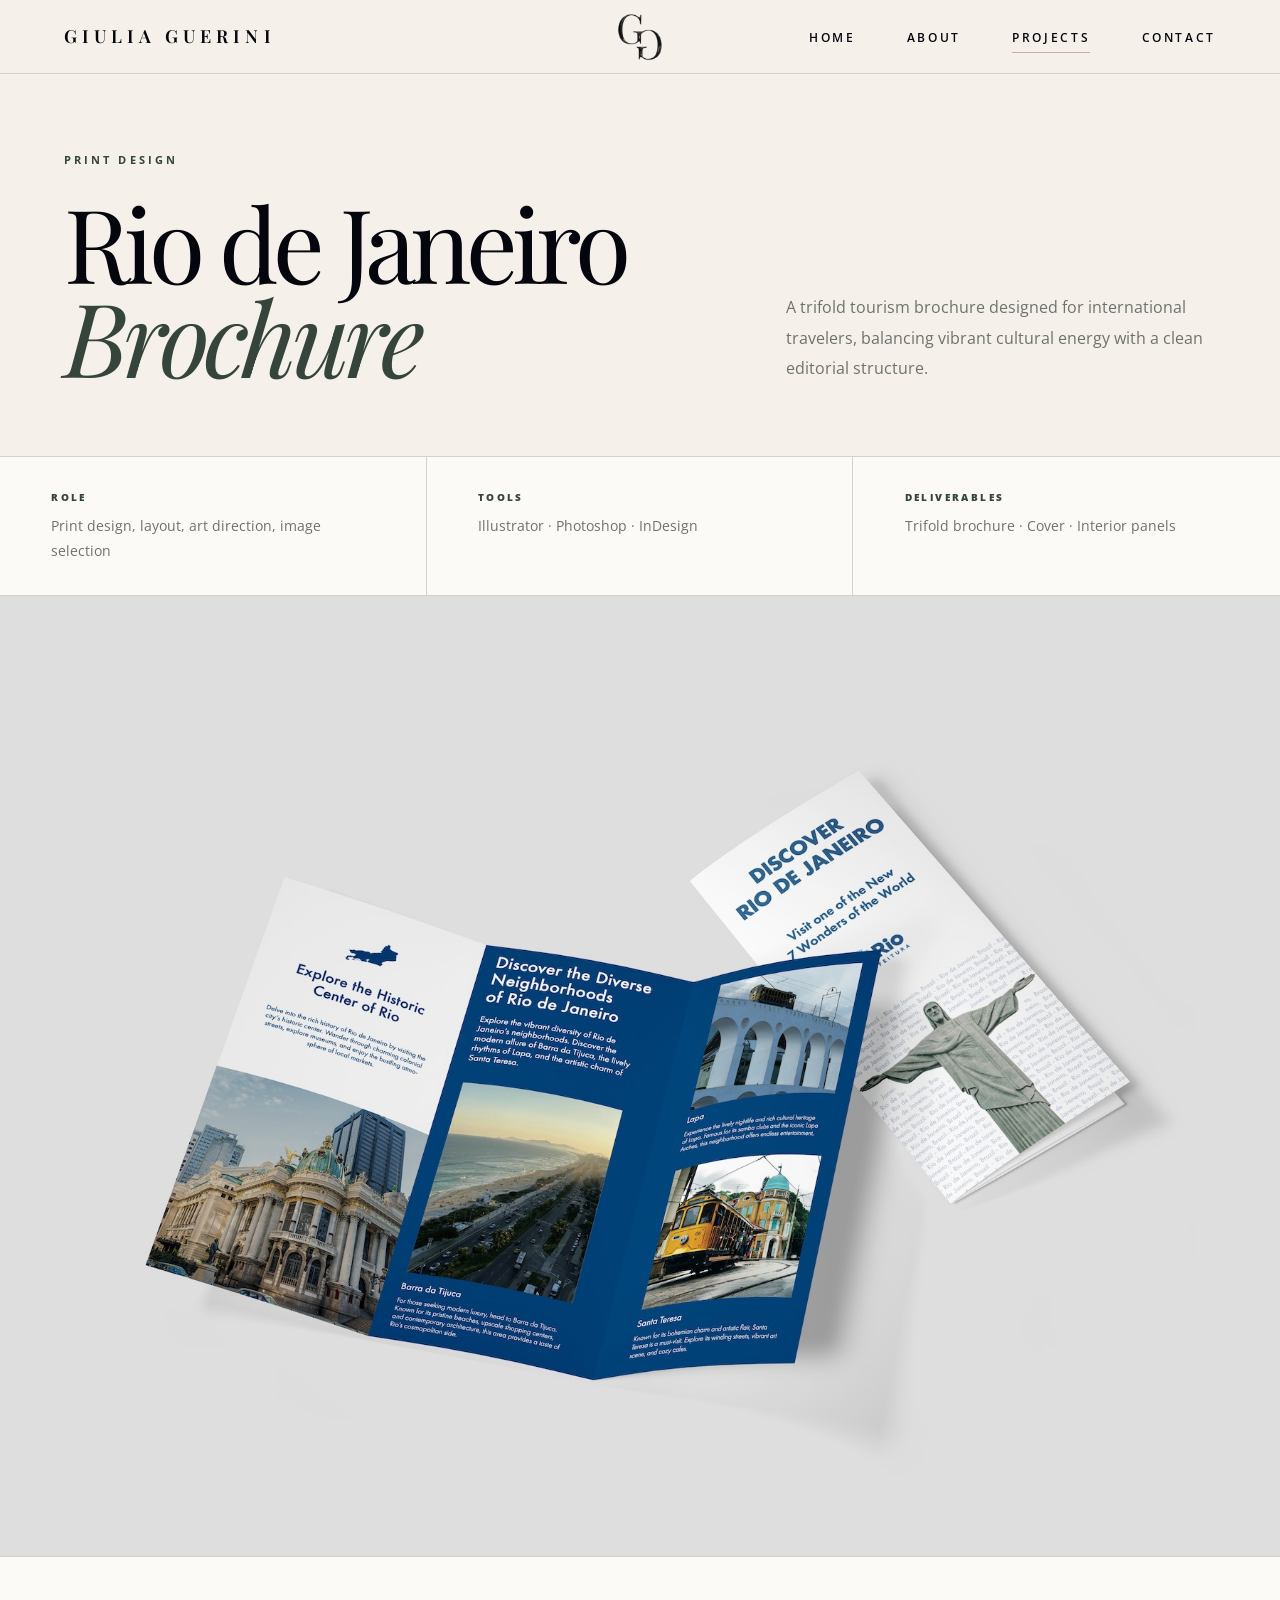
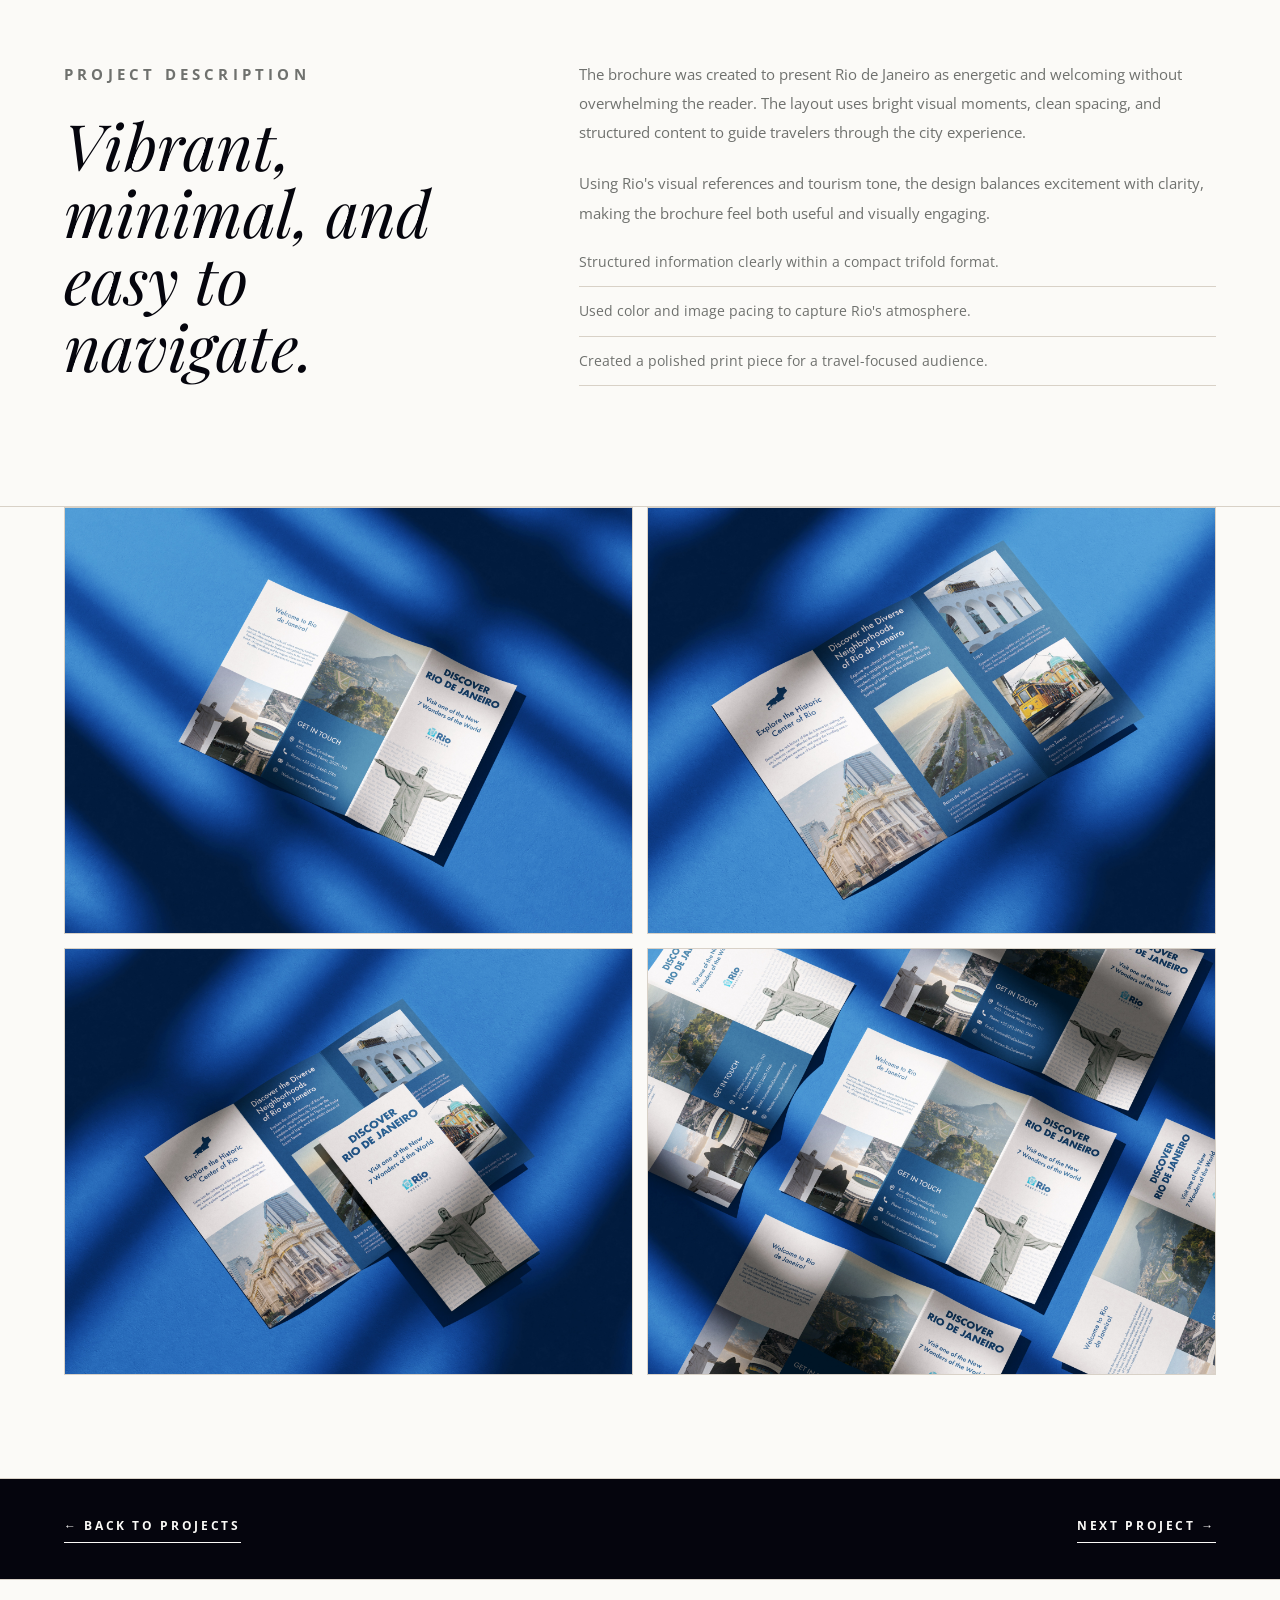
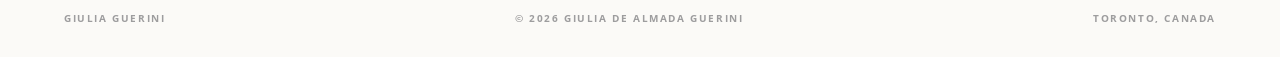
<file: rio.html>
<!DOCTYPE html>
<html lang="en">
<head>
<meta charset="UTF-8">
<meta name="viewport" content="width=device-width, initial-scale=1.0">

<title>Rio de Janeiro Project — Giulia Guerini</title>

<meta name="description" content="Giulia Guerini is a Graphic Designer based in Toronto specializing in editorial design, marketing design, branding, typography, and visual storytelling.">
<meta name="keywords" content="Giulia Guerini, Giulia de Almada Guerini, graphic designer Toronto, editorial designer Toronto, marketing designer, Humber Polytechnic graphic design, branding designer, typography designer">
<meta name="author" content="Giulia de Almada Guerini">
<meta name="robots" content="index, follow">
<link rel="canonical" href="https://giuliaguerini.com/">

<meta property="og:title" content="Giulia Guerini — Graphic Designer">
<meta property="og:description" content="Graphic Designer based in Toronto specializing in editorial design, marketing campaigns, branding, and visual storytelling.">
<meta property="og:image" content="https://giuliaguerini.com/Images/social-preview.jpg">
<meta property="og:url" content="https://giuliaguerini.com">
<meta property="og:type" content="website">
<meta property="og:site_name" content="Giulia Guerini">

<meta name="twitter:card" content="summary_large_image">
<meta name="twitter:title" content="Giulia Guerini — Graphic Designer">
<meta name="twitter:description" content="Graphic Designer based in Toronto specializing in editorial and marketing design.">
<meta name="twitter:image" content="https://giuliaguerini.com/Images/social-preview.jpg">

<link rel="icon" type="image/png" href="Images/favicon.png?v=2">
<link rel="shortcut icon" type="image/png" href="Images/favicon.png?v=2">
<link rel="apple-touch-icon" href="Images/favicon.png?v=2">
<link href="https://fonts.googleapis.com/css2?family=Playfair+Display:ital,wght@0,400;0,500;0,600;1,400;1,500;1,600&family=Open+Sans:wght@300;400;500;600;700&display=swap" rel="stylesheet">

<script type="application/ld+json">
{
 "@context": "https://schema.org",
 "@type": "Person",
 "name": "Giulia Guerini",
 "alternateName": "Giulia de Almada Guerini",
 "url": "https://giuliaguerini.com",
 "image": "https://giuliaguerini.com/Images/Giulia-portrait.JPG",
 "jobTitle": "Graphic Designer",
 "sameAs": [
   "https://www.linkedin.com/in/giuliadealmada",
   "https://www.behance.net/giuliaguerini",
   "https://www.instagram.com/giuliadesignart"
 ]
}
</script>

<link rel="stylesheet" href="CSS/style.css">

</head>
<body>
<div class="custom-cursor" aria-hidden="true"></div>

<nav id="mainNav">
  <a class="nav-logo" href="index.html">Giulia Guerini</a>

  <a href="index.html" aria-label="Go to homepage">
    <img class="nav-mark" src="Images/logo-GiuliaGuerini.png" alt="Giulia Guerini homepage link">
  </a>

  <ul class="nav-links">
    <li><a href="index.html" id="nav-home">Home</a></li>
    <li><a href="about.html" id="nav-about">About</a></li>
    <li><a href="projects.html" class="active" id="nav-projects">Projects</a></li>
    <li><a href="contact.html" id="nav-contact">Contact</a></li>
  </ul>
</nav>

<main id="project-rio" class="page project-detail-page active">
  <section class="project-detail-hero">
    <div>
      <p class="eyebrow">Print Design</p>
      <h1 class="project-detail-title">Rio de Janeiro <em>Brochure</em></h1>
    </div>

    <p class="project-detail-intro">
      A trifold tourism brochure designed for international travelers, balancing vibrant cultural energy with a clean editorial structure.
    </p>
  </section>

  <section class="project-detail-meta">
    <div class="meta-block">
      <p class="meta-label">Role</p>
      <p class="meta-value">Print design, layout, art direction, image selection</p>
    </div>

    <div class="meta-block">
      <p class="meta-label">Tools</p>
      <p class="meta-value">Illustrator · Photoshop · InDesign</p>
    </div>

    <div class="meta-block">
      <p class="meta-label">Deliverables</p>
      <p class="meta-value">Trifold brochure · Cover · Interior panels</p>
    </div>
  </section>

  <section class="project-detail-image">
    <img
      class="project-detail-main-image"
      src="Images/rj-mockup-main.jpeg"
      alt="Tri-fold tourism brochure promoting Rio de Janeiro mockup"
    >
  </section>

  <section class="project-detail-body">
    <div>
      <p class="eyebrow">Project Description</p>
      <h2>Vibrant, minimal, and easy to navigate.</h2>
    </div>

    <div>
      <p>
        The brochure was created to present Rio de Janeiro as energetic and welcoming without overwhelming the reader.
        The layout uses bright visual moments, clean spacing, and structured content to guide travelers through the city experience.
      </p>

      <p>
        Using Rio's visual references and tourism tone, the design balances excitement with clarity,
        making the brochure feel both useful and visually engaging.
      </p>

      <ul class="project-detail-list">
        <li>Structured information clearly within a compact trifold format.</li>
        <li>Used color and image pacing to capture Rio's atmosphere.</li>
        <li>Created a polished print piece for a travel-focused audience.</li>
      </ul>
    </div>
  </section>

  <section class="project-detail-gallery">
    <div class="gallery-panel">
      <img src="Images/rj-flyer-mockup-1.jpeg" alt="Tri-fold tourism brochure promoting Rio de Janeiro mockup 1 front">
    </div>

    <div class="gallery-panel">
      <img src="Images/rj-flyer-mockup-2.jpeg" alt="Tri-fold tourism brochure promoting Rio de Janeiro mockup 2 back">
    </div>

    <div class="gallery-panel">
      <img src="Images/rj-flyer-mockup-3.jpeg" alt="Tri-fold tourism brochure promoting Rio de Janeiro mockup 3 front and back">
    </div>

    <div class="gallery-panel">
      <img src="Images/rj-flyer-mockup-4.jpeg" alt="Tri-fold tourism brochure promoting Rio de Janeiro mockup 4 front">
    </div>
  </section>

  <section class="project-detail-nav">
    <a class="link-arrow" href="projects.html">← Back to Projects</a>
    <a class="link-arrow" href="brasilidade.html">Next Project →</a>
  </section>
</main>

<footer>
  <p>Giulia Guerini</p>
  <p>© 2026 Giulia de Almada Guerini</p>
  <p>Toronto, Canada</p>
</footer>

<script src="Javascript/script.js"></script>

</body>
</html>
</file>
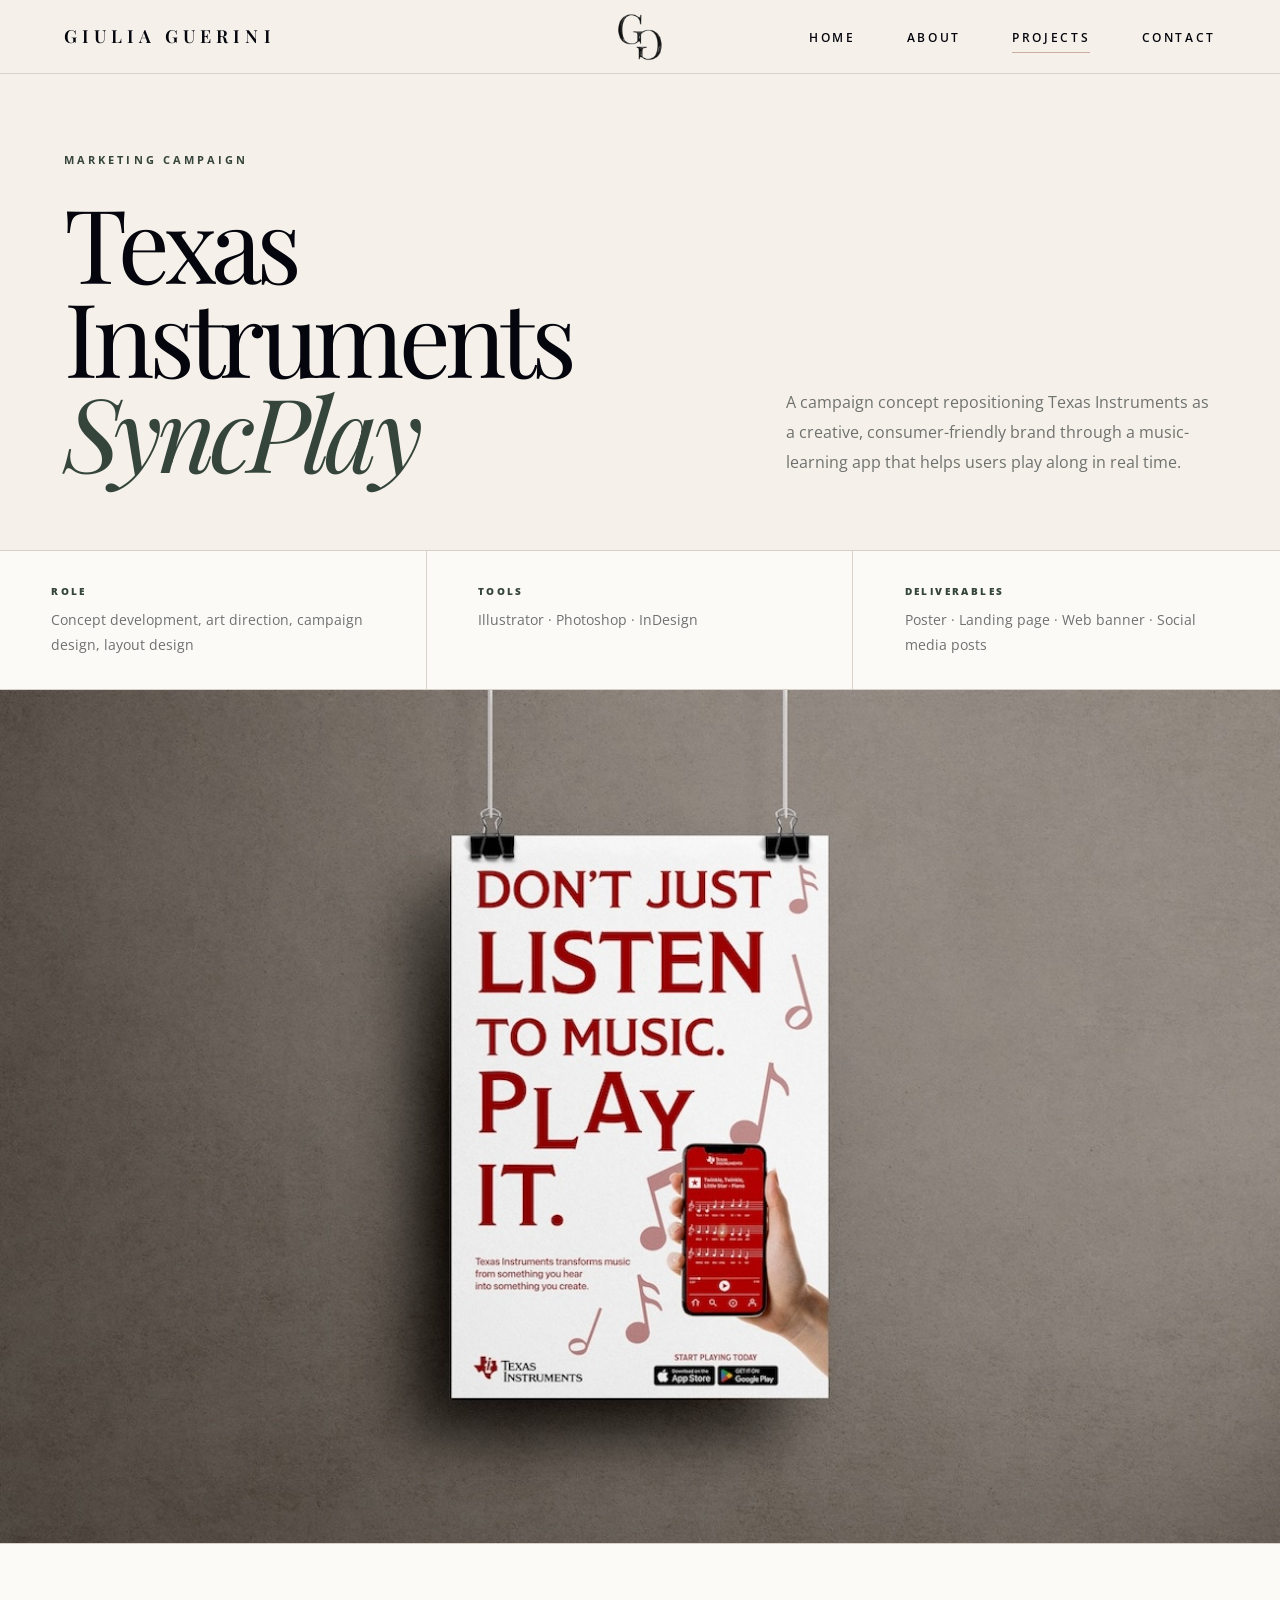
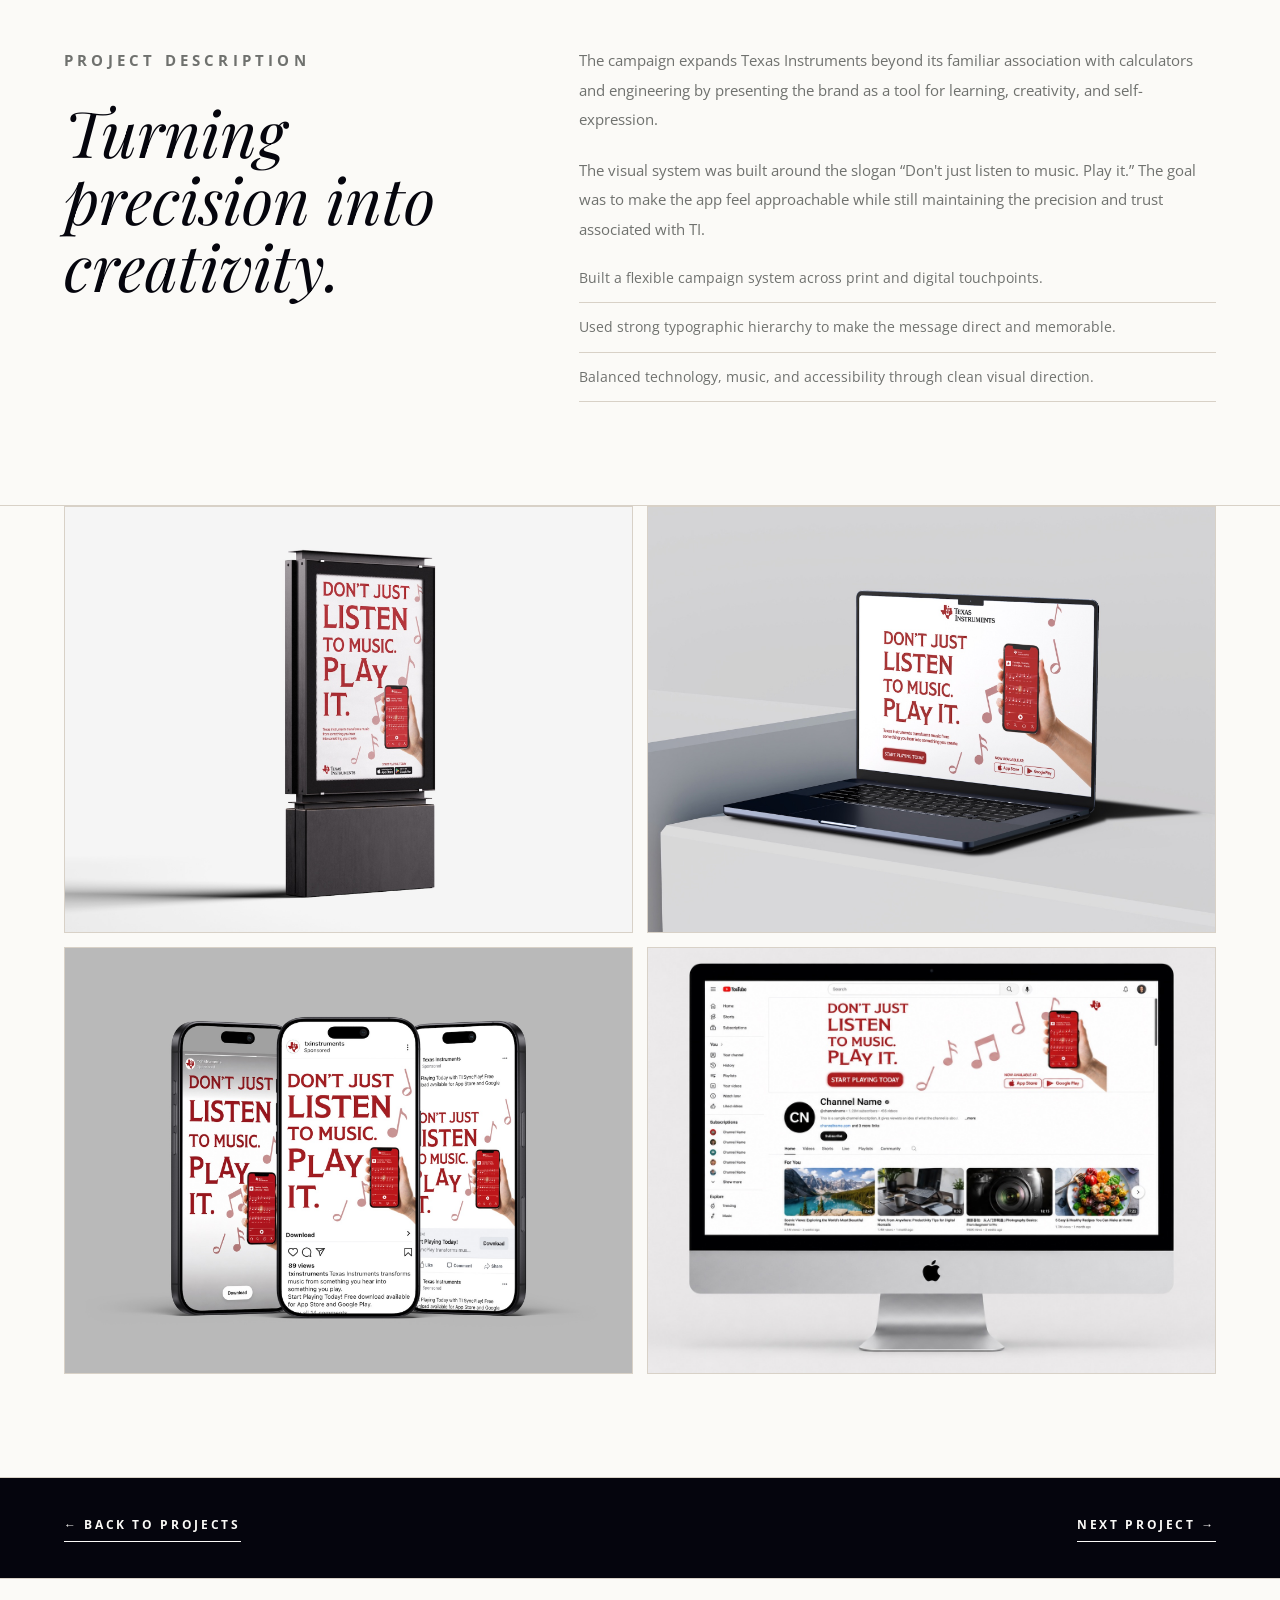
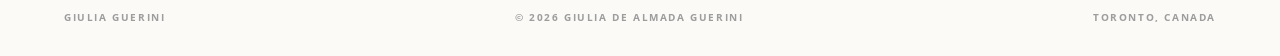
<file: texas-instruments.html>
<!DOCTYPE html>
<html lang="en">
<head>
<meta charset="UTF-8">
<meta name="viewport" content="width=device-width, initial-scale=1.0">

<title>Texas Instruments Project — Giulia Guerini</title>

<meta name="description" content="Giulia Guerini is a Graphic Designer based in Toronto specializing in editorial design, marketing design, branding, typography, and visual storytelling.">
<meta name="keywords" content="Giulia Guerini, Giulia de Almada Guerini, graphic designer Toronto, editorial designer Toronto, marketing designer, Humber Polytechnic graphic design, branding designer, typography designer">
<meta name="author" content="Giulia de Almada Guerini">
<meta name="robots" content="index, follow">
<link rel="canonical" href="https://giuliaguerini.com/">

<meta property="og:title" content="Giulia Guerini — Graphic Designer">
<meta property="og:description" content="Graphic Designer based in Toronto specializing in editorial design, marketing campaigns, branding, and visual storytelling.">
<meta property="og:image" content="https://giuliaguerini.com/Images/social-preview.jpg">
<meta property="og:url" content="https://giuliaguerini.com">
<meta property="og:type" content="website">
<meta property="og:site_name" content="Giulia Guerini">

<meta name="twitter:card" content="summary_large_image">
<meta name="twitter:title" content="Giulia Guerini — Graphic Designer">
<meta name="twitter:description" content="Graphic Designer based in Toronto specializing in editorial and marketing design.">
<meta name="twitter:image" content="https://giuliaguerini.com/Images/social-preview.jpg">

<link rel="icon" type="image/png" href="Images/favicon.png?v=2">
<link rel="shortcut icon" type="image/png" href="Images/favicon.png?v=2">
<link rel="apple-touch-icon" href="Images/favicon.png?v=2">
<link href="https://fonts.googleapis.com/css2?family=Playfair+Display:ital,wght@0,400;0,500;0,600;1,400;1,500;1,600&family=Open+Sans:wght@300;400;500;600;700&display=swap" rel="stylesheet">

<script type="application/ld+json">
{
 "@context": "https://schema.org",
 "@type": "Person",
 "name": "Giulia Guerini",
 "alternateName": "Giulia de Almada Guerini",
 "url": "https://giuliaguerini.com",
 "image": "https://giuliaguerini.com/Images/Giulia-portrait.JPG",
 "jobTitle": "Graphic Designer",
 "sameAs": [
   "https://www.linkedin.com/in/giuliadealmada",
   "https://www.behance.net/giuliaguerini",
   "https://www.instagram.com/giuliadesignart"
 ]
}
</script>

<link rel="stylesheet" href="CSS/style.css">

</head>

<body>
<div class="custom-cursor" aria-hidden="true"></div>

<nav id="mainNav">
  <a class="nav-logo" href="index.html">Giulia Guerini</a>

  <a href="index.html" aria-label="Go to homepage">
    <img class="nav-mark" src="Images/logo-GiuliaGuerini.png" alt="Giulia Guerini homepage link">
  </a>

  <ul class="nav-links">
    <li><a href="index.html" id="nav-home">Home</a></li>
    <li><a href="about.html" id="nav-about">About</a></li>
    <li><a href="projects.html" class="active" id="nav-projects">Projects</a></li>
    <li><a href="contact.html" id="nav-contact">Contact</a></li>
  </ul>
</nav>

<main id="project-ti" class="page project-detail-page active">
  <section class="project-detail-hero">
    <div>
      <p class="eyebrow">Marketing Campaign</p>
      <h1 class="project-detail-title">Texas Instruments <em>SyncPlay</em></h1>
    </div>

    <p class="project-detail-intro">
      A campaign concept repositioning Texas Instruments as a creative, consumer-friendly brand through a music-learning app that helps users play along in real time.
    </p>
  </section>

  <section class="project-detail-meta">
    <div class="meta-block">
      <p class="meta-label">Role</p>
      <p class="meta-value">Concept development, art direction, campaign design, layout design</p>
    </div>

    <div class="meta-block">
      <p class="meta-label">Tools</p>
      <p class="meta-value">Illustrator · Photoshop · InDesign</p>
    </div>

    <div class="meta-block">
      <p class="meta-label">Deliverables</p>
      <p class="meta-value">Poster · Landing page · Web banner · Social media posts</p>
    </div>
  </section>

  <section class="project-detail-image">
    <img
      class="project-detail-main-image"
      src="Images/ti-mockup-main.jpeg"
      alt="Texas Instruments SyncPlay campaign hero mockup"
    >
  </section>

  <section class="project-detail-body">
    <div>
      <p class="eyebrow">Project Description</p>
      <h2>Turning precision into creativity.</h2>
    </div>

    <div>
      <p>
        The campaign expands Texas Instruments beyond its familiar association with calculators and engineering by presenting the brand as a tool for learning, creativity, and self-expression.
      </p>

      <p>
        The visual system was built around the slogan “Don't just listen to music. Play it.” The goal was to make the app feel approachable while still maintaining the precision and trust associated with TI.
      </p>

      <ul class="project-detail-list">
        <li>Built a flexible campaign system across print and digital touchpoints.</li>
        <li>Used strong typographic hierarchy to make the message direct and memorable.</li>
        <li>Balanced technology, music, and accessibility through clean visual direction.</li>
      </ul>
    </div>
  </section>

  <section class="project-detail-gallery">
    <div class="gallery-panel">
      <img src="Images/ti-poster.jpeg" alt="Texas Instruments SyncPlay street poster mockup">
    </div>

    <div class="gallery-panel">
      <img src="Images/ti-landing-page.jpeg" alt="Texas Instruments SyncPlay landing page mockup">
    </div>

    <div class="gallery-panel">
      <img src="Images/ti-social.jpeg" alt="Texas Instruments SyncPlay social media posts for Instagram and Facebook mockup">
    </div>

    <div class="gallery-panel">
      <img src="Images/ti-banner.jpeg" alt="Texas Instruments SyncPlay web banner mockup on Youtube">
    </div>
  </section>

  <section class="project-detail-nav">
    <a class="link-arrow" href="projects.html">← Back to Projects</a>
    <a class="link-arrow" href="odc.html">Next Project →</a>
  </section>
</main>

<footer>
  <p>Giulia Guerini</p>
  <p>© 2026 Giulia de Almada Guerini</p>
  <p>Toronto, Canada</p>
</footer>

<script src="Javascript/script.js"></script>

</body>
</html>
</file>
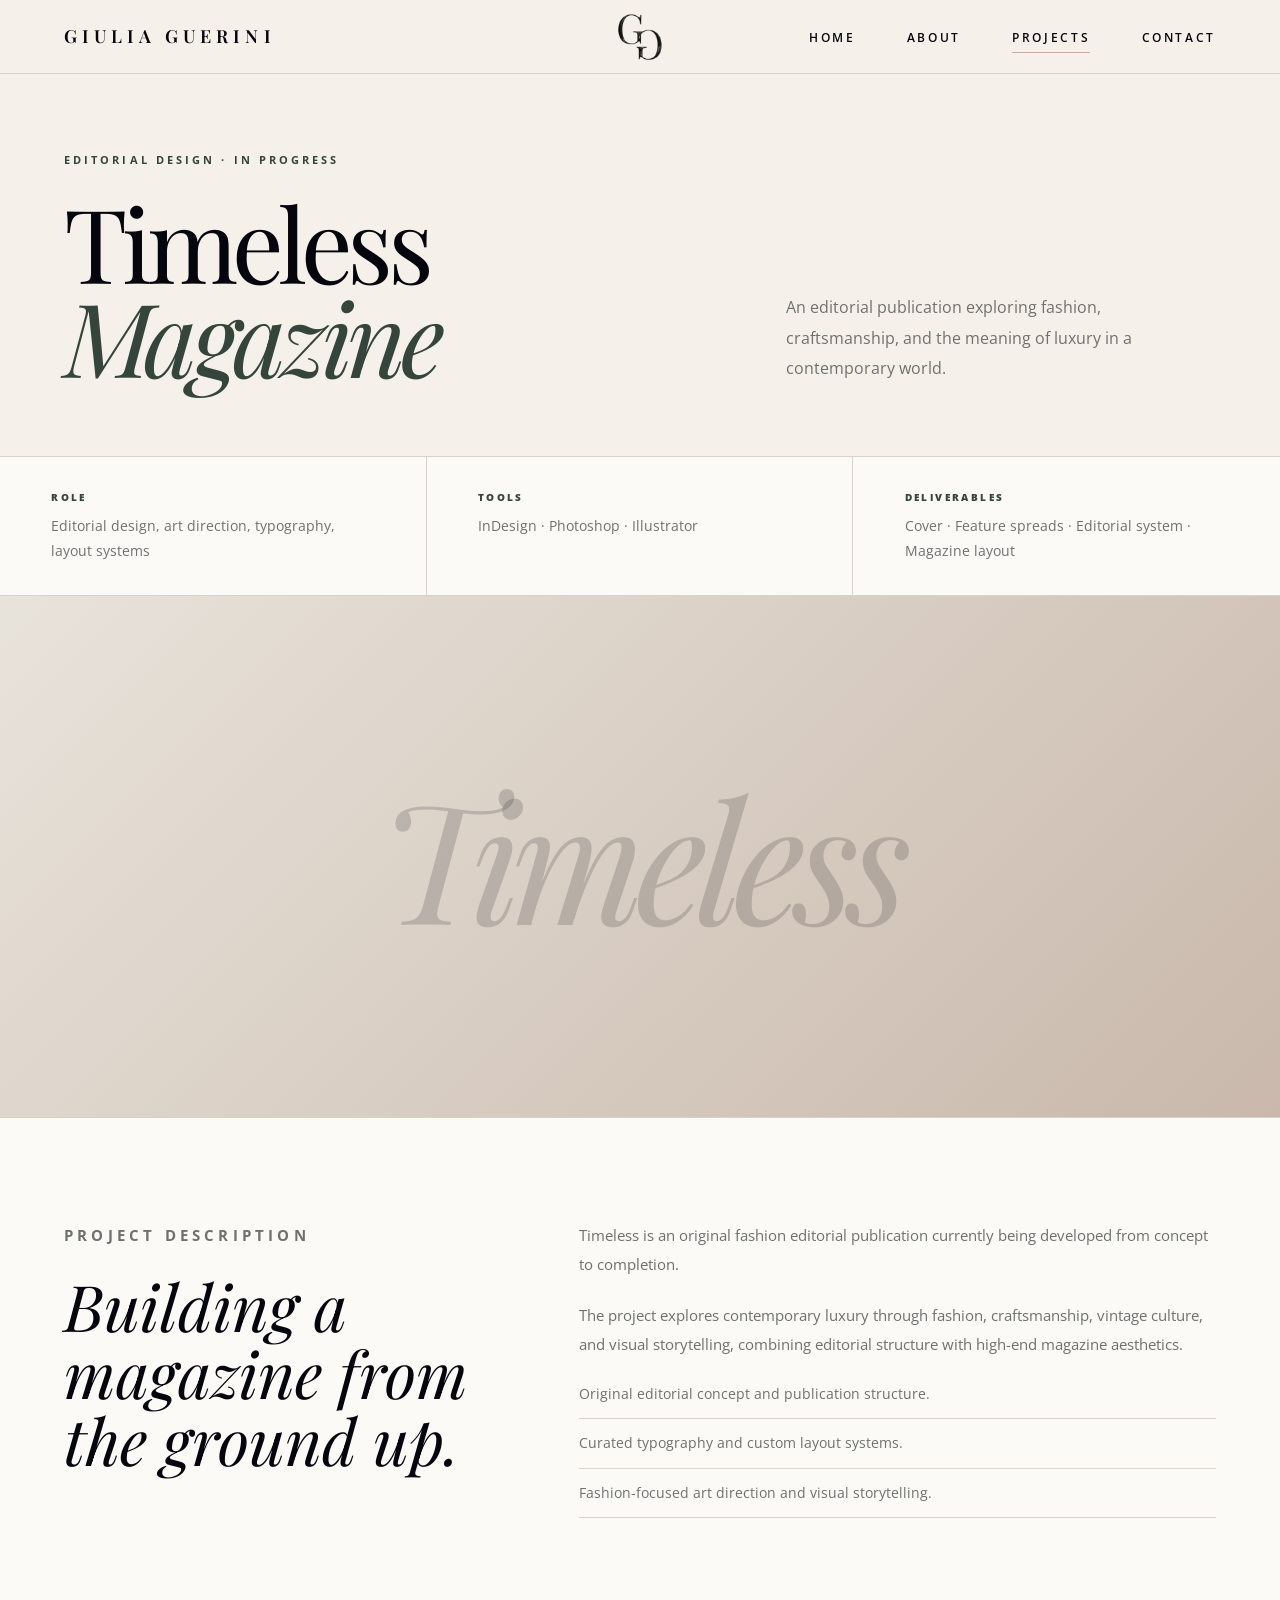
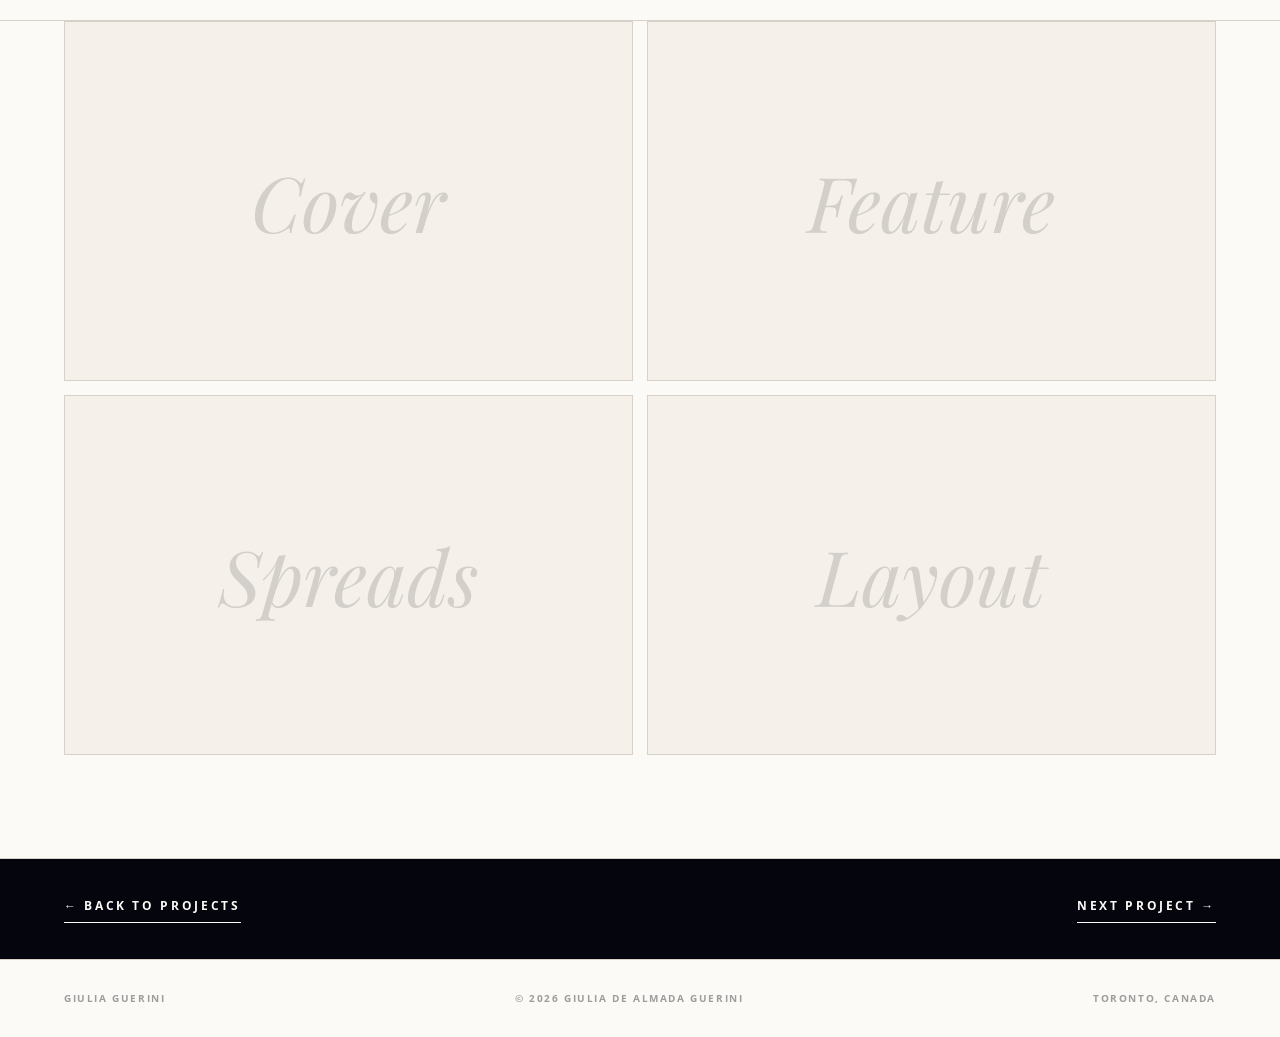
<file: timeless.html>
<!DOCTYPE html>
<html lang="en">
<head>
<meta charset="UTF-8">
<meta name="viewport" content="width=device-width, initial-scale=1.0">

<title>Timeless Project — Giulia Guerini</title>

<meta name="description" content="Giulia Guerini is a Graphic Designer based in Toronto specializing in editorial design, marketing design, branding, typography, and visual storytelling.">
<meta name="keywords" content="Giulia Guerini, Giulia de Almada Guerini, graphic designer Toronto, editorial designer Toronto, marketing designer, Humber Polytechnic graphic design, branding designer, typography designer">
<meta name="author" content="Giulia de Almada Guerini">
<meta name="robots" content="index, follow">
<link rel="canonical" href="https://giuliaguerini.com/">

<meta property="og:title" content="Giulia Guerini — Graphic Designer">
<meta property="og:description" content="Graphic Designer based in Toronto specializing in editorial design, marketing campaigns, branding, and visual storytelling.">
<meta property="og:image" content="https://giuliaguerini.com/Images/social-preview.jpg">
<meta property="og:url" content="https://giuliaguerini.com">
<meta property="og:type" content="website">
<meta property="og:site_name" content="Giulia Guerini">

<meta name="twitter:card" content="summary_large_image">
<meta name="twitter:title" content="Giulia Guerini — Graphic Designer">
<meta name="twitter:description" content="Graphic Designer based in Toronto specializing in editorial and marketing design.">
<meta name="twitter:image" content="https://giuliaguerini.com/Images/social-preview.jpg">

<link rel="icon" type="image/png" href="Images/favicon.png?v=2">
<link rel="shortcut icon" type="image/png" href="Images/favicon.png?v=2">
<link rel="apple-touch-icon" href="Images/favicon.png?v=2">
<link href="https://fonts.googleapis.com/css2?family=Playfair+Display:ital,wght@0,400;0,500;0,600;1,400;1,500;1,600&family=Open+Sans:wght@300;400;500;600;700&display=swap" rel="stylesheet">

<script type="application/ld+json">
{
 "@context": "https://schema.org",
 "@type": "Person",
 "name": "Giulia Guerini",
 "alternateName": "Giulia de Almada Guerini",
 "url": "https://giuliaguerini.com",
 "image": "https://giuliaguerini.com/Images/Giulia-portrait.JPG",
 "jobTitle": "Graphic Designer",
 "sameAs": [
   "https://www.linkedin.com/in/giuliadealmada",
   "https://www.behance.net/giuliaguerini",
   "https://www.instagram.com/giuliadesignart"
 ]
}
</script>

<link rel="stylesheet" href="CSS/style.css">

</head>
<body>
<div class="custom-cursor" aria-hidden="true"></div>

<nav id="mainNav">
  <a class="nav-logo" href="index.html">Giulia Guerini</a>

  <a href="index.html" aria-label="Go to homepage">
    <img class="nav-mark" src="Images/logo-GiuliaGuerini.png" alt="Giulia Guerini homepage link">
  </a>

  <ul class="nav-links">
    <li><a href="index.html" id="nav-home">Home</a></li>
    <li><a href="about.html" id="nav-about">About</a></li>
    <li><a href="projects.html" class="active" id="nav-projects">Projects</a></li>
    <li><a href="contact.html" id="nav-contact">Contact</a></li>
  </ul>
</nav>

<main id="project-timeless" class="page project-detail-page active">

  <section class="project-detail-hero">
    <div>
      <p class="eyebrow">Editorial Design · In Progress</p>
      <h1 class="project-detail-title">Timeless <em>Magazine</em></h1>
    </div>

    <p class="project-detail-intro">
      An editorial publication exploring fashion, craftsmanship, and the meaning of luxury in a contemporary world.
    </p>
  </section>

  <section class="project-detail-meta">
    <div class="meta-block">
      <p class="meta-label">Role</p>
      <p class="meta-value">Editorial design, art direction, typography, layout systems</p>
    </div>

    <div class="meta-block">
      <p class="meta-label">Tools</p>
      <p class="meta-value">InDesign · Photoshop · Illustrator</p>
    </div>

    <div class="meta-block">
      <p class="meta-label">Deliverables</p>
      <p class="meta-value">Cover · Feature spreads · Editorial system · Magazine layout</p>
    </div>
  </section>

  <section class="project-detail-image">
    <span>Timeless</span>
  </section>

  <section class="project-detail-body">
    <div>
      <p class="eyebrow">Project Description</p>
      <h2>Building a magazine from the ground up.</h2>
    </div>

    <div>
      <p>
        Timeless is an original fashion editorial publication currently being developed from concept to completion.
      </p>

      <p>
        The project explores contemporary luxury through fashion, craftsmanship, vintage culture, and visual storytelling,
        combining editorial structure with high-end magazine aesthetics.
      </p>

      <ul class="project-detail-list">
        <li>Original editorial concept and publication structure.</li>
        <li>Curated typography and custom layout systems.</li>
        <li>Fashion-focused art direction and visual storytelling.</li>
      </ul>
    </div>
  </section>

  <section class="project-detail-gallery">
    <div class="gallery-panel">Cover</div>
    <div class="gallery-panel">Feature</div>
    <div class="gallery-panel">Spreads</div>
    <div class="gallery-panel">Layout</div>
  </section>

  <section class="project-detail-nav">
    <a class="link-arrow" href="projects.html">← Back to Projects</a>
    <a class="link-arrow" href="texas-instruments.html">Next Project →</a>
  </section>

</main>

<footer>
  <p>Giulia Guerini</p>
  <p>© 2026 Giulia de Almada Guerini</p>
  <p>Toronto, Canada</p>
</footer>

<script src="Javascript/script.js"></script>

</body>
</html>
</file>
<file: CSS/style.css>
:root{
  --cream:#F5F1EA;
  --paper:#FBFAF7;
  --ink:#05050D;
  --muted:#6F716E;
  --line:#D8D1C7;
  --green:#35453B;
  --rose:#CDADA2;
  --taupe:#BFB5A8;
}

*,*::before,*::after{
  box-sizing:border-box;
  margin:0;
  padding:0;
}

html{
  scroll-behavior:smooth;
}

body{
  font-family:'Open Sans',sans-serif;
  background:var(--paper);
  color:var(--ink);
  font-size:15px;
  line-height:1.75;
  overflow-x:hidden;
}

button,
a{
  font:inherit;
}

button{
  cursor:pointer;
}

/* NAV */
nav{
  position:fixed;
  top:0;
  left:0;
  right:0;
  z-index:50;
  height:74px;
  display:flex;
  align-items:center;
  justify-content:space-between;
  padding:0 clamp(24px,5vw,78px);
  background:rgba(245,241,234,.94);
  backdrop-filter:blur(12px);
  border-bottom:1px solid var(--line);
}

.nav-mark{
  cursor:pointer;
  position:absolute;
  left:50%;
  top:50%;
  transform:translate(-50%,-50%);
  height:52px;
  width:auto;
  object-fit:contain;
  z-index:1;
}

.nav-logo,
.nav-links{
  position:relative;
  z-index:2;
}

.nav-logo{
  font-family:'Playfair Display',serif;
  font-size:18px;
  letter-spacing:.28em;
  text-transform:uppercase;
  color:var(--ink);
  text-decoration:none;
  font-weight:600;
  cursor:pointer;
}

.nav-links{
  display:flex;
  gap:clamp(24px,4vw,58px);
  list-style:none;
}

.nav-links a{
  font-size:12px;
  letter-spacing:.22em;
  text-transform:uppercase;
  color:var(--ink);
  text-decoration:none;
  font-weight:600;
  position:relative;
  cursor:pointer;
}

.nav-links a::after{
  content:'';
  position:absolute;
  left:0;
  bottom:-7px;
  width:0;
  height:1px;
  background:var(--rose);
  transition:.25s;
}

.nav-links a:hover::after,
.nav-links a.active::after{
  width:100%;
}

.page{
  display:none;
  min-height:100vh;
  animation:fade .45s ease forwards;
}

.page.active{
  display:block;
}

@keyframes fade{
  from{
    opacity:0;
    transform:translateY(12px);
  }
  to{
    opacity:1;
    transform:translateY(0);
  }
}

/* GENERAL */
.section-pad{
  padding:clamp(72px,8vw,120px) clamp(24px,5vw,78px);
}

.eyebrow{
  font-size:11px;
  letter-spacing:.28em;
  text-transform:uppercase;
  font-weight:700;
  color:var(--green);
  margin-bottom:26px;
}

.serif{
  font-family:'Playfair Display',serif;
}

.link-arrow{
  display:inline-flex;
  align-items:center;
  gap:12px;
  border:0;
  background:transparent;
  color:var(--ink);
  text-transform:uppercase;
  letter-spacing:.22em;
  font-size:12px;
  font-weight:700;
  text-decoration:none;
  border-bottom:1px solid currentColor;
  padding-bottom:6px;
  transition:.25s;
}

.link-arrow:hover{
  gap:18px;
  color:var(--green);
}

/* HOME HERO */
.hero{
  min-height:100vh;
  padding-top:74px;
  display:grid;
  grid-template-columns:minmax(0,1.08fr) minmax(360px,.92fr);
  border-bottom:1px solid var(--line);
  background:var(--paper);
}

.hero-copy{
  position:relative;
  display:flex;
  flex-direction:column;
  justify-content:center;
  padding-top:60px;
  padding-right:clamp(24px,6vw,110px);
  padding-bottom:60px;
  padding-left:clamp(24px,6vw,110px);
  border-right:1px solid var(--line);
  overflow:visible;
}

.hero-copy .eyebrow{
  margin-bottom:32px;
}

.hero-title{
  font-family:'Playfair Display',serif;
  font-size:clamp(64px,8.2vw,126px);
  font-weight:500;
  line-height:.92;
  letter-spacing:-.055em;
  margin-bottom:16px;
  max-width:780px;
}

.hero-title em{
  display:block;
  font-style:normal;
  font-weight:400;
  letter-spacing:-.06em;
  line-height:1.03;
}

.hero-title em + em{
  margin-top:.02em;
}

.hero-name{
  width:fit-content;
  margin-bottom:24px;
  padding-bottom:7px;
  border-bottom:1px solid var(--rose);
  font-family:'Playfair Display',serif;
  font-size:clamp(20px,1.7vw,28px);
  font-style:italic;
  color:var(--green);
  letter-spacing:.01em;
}

.hero-sub{
  max-width:560px;
  color:var(--muted);
  font-size:clamp(16px,1.15vw,19px);
  line-height:1.85;
  margin-bottom:34px;
}

/* HERO CAROUSEL */
.hero-portrait-wrap,
.hero-carousel{
  padding:0;
  background:var(--cream);
  overflow:hidden;
}

.hero-carousel{
  position:relative;
}

.hero-carousel-image{
  position:absolute;
  inset:0;
  width:100%;
  height:100%;
  min-height:calc(100vh - 74px);
  object-fit:cover;
  object-position:center;
  opacity:0;
  transition:opacity .8s ease;
}

.hero-carousel-image.active{
  opacity:1;
}

.hero-carousel-image:first-child{
  object-position:50% 34%;
  filter:saturate(70%) contrast(95%);
}

.hero-portrait{
  width:100%;
  height:100%;
  min-height:calc(100vh - 74px);
  object-fit:cover;
  object-position:50% 34%;
  filter:saturate(70%) contrast(95%);
  border:0;
  display:block;
}

/* ABOUT SNIPPET */
.home-about{
  display:grid;
  grid-template-columns:1fr 1fr;
  border-bottom:1px solid var(--line);
}

.home-about-left{
  background:var(--ink);
  color:var(--paper);
  padding:clamp(72px,8vw,118px) clamp(24px,5vw,78px);
}

.home-about-title{
  font-family:'Playfair Display',serif;
  font-size:clamp(42px,5vw,78px);
  font-style:italic;
  font-weight:400;
  line-height:1.05;
  margin-bottom:28px;
  max-width:620px;
}

.home-about-left p:not(.eyebrow){
  color:rgba(251,250,247,.68);
  max-width:560px;
  font-size:15px;
  line-height:1.95;
  margin-bottom:38px;
}

.btn-outline{
  background:transparent;
  color:inherit;
  border:1px solid rgba(251,250,247,.45);
  padding:14px 28px;
  text-transform:uppercase;
  letter-spacing:.2em;
  font-size:11px;
  font-weight:700;
  text-decoration:none;
}

.home-about-right{
  background:var(--paper);
  padding:clamp(72px,8vw,118px) clamp(24px,5vw,78px);
  display:flex;
  align-items:center;
}

.skills-grid{
  display:grid;
  grid-template-columns:1fr 1fr;
  gap:38px 48px;
  width:100%;
}

.skill-label{
  font-size:11px;
  letter-spacing:.22em;
  text-transform:uppercase;
  color:var(--green);
  font-weight:700;
  margin-bottom:10px;
}

.skill-item p:last-child{
  font-size:14px;
  color:var(--muted);
  line-height:1.75;
}

/* SELECTED WORK */
.home-projects{
  background:var(--paper);
  padding:clamp(76px,8vw,126px) clamp(24px,5vw,78px);
  border-bottom:1px solid var(--line);
}

.section-header{
  display:flex;
  align-items:flex-end;
  justify-content:space-between;
  gap:28px;
  margin-bottom:58px;
}

.section-title{
  font-family:'Playfair Display',serif;
  font-size:clamp(48px,7vw,104px);
  font-weight:400;
  line-height:.96;
  letter-spacing:-.045em;
}

.section-title em{
  font-style:italic;
  color:var(--green);
}

.projects-grid{
  display:grid;
  grid-template-columns:repeat(3,1fr);
  gap:14px;
}

.project-card{
  display:block;
  text-decoration:none;
  color:inherit;
  position:relative;
  min-height:410px;
  background:var(--cream);
  border:1px solid var(--line);
  overflow:hidden;
  cursor:pointer;
  transition:.35s;
}

.project-img-bg{
  position:absolute;
  inset:0;
  display:flex;
  align-items:center;
  justify-content:center;
  font-family:'Playfair Display',serif;
  font-size:clamp(58px,7vw,110px);
  font-style:italic;
  color:rgba(5,5,13,.13);
  transition:.45s;
}

.project-card-image{
  position:absolute;
  inset:0;
  width:100%;
  height:100%;
  object-fit:cover;
}

.project-card:nth-child(1) .project-img-bg{
  background:linear-gradient(135deg,#E8E3DB,#C9B8AB);
}

.project-card:nth-child(2) .project-img-bg{
  background:linear-gradient(135deg,#35453B,#202A24);
  color:rgba(251,250,247,.16);
}

.project-card:nth-child(3) .project-img-bg{
  background:linear-gradient(135deg,#111,#3E3D38);
  color:rgba(251,250,247,.16);
}

.project-card:nth-child(4) .project-img-bg{
  background:linear-gradient(135deg,#CDADA2,#E7DED7);
}

.project-card:nth-child(5) .project-img-bg{
  background:linear-gradient(135deg,#35453B 30%,#CDADA2);
  color:rgba(251,250,247,.18);
}

.project-card:nth-child(6) .project-img-bg{
  background:linear-gradient(135deg,#F5F1EA,#BFB5A8);
}

.project-bottom-label{
  position:absolute;
  left:24px;
  right:24px;
  bottom:22px;
  display:flex;
  align-items:flex-end;
  justify-content:space-between;
  gap:20px;
}

.project-number{
  font-size:12px;
  letter-spacing:.16em;
  color:rgba(5,5,13,.38);
  font-weight:700;
}

.project-role-tag{
  font-size:10px;
  letter-spacing:.18em;
  text-transform:uppercase;
  color:rgba(5,5,13,.45);
  font-weight:700;
  text-align:right;
}

.project-overlay{
  position:absolute;
  inset:0;
  background:rgba(5,5,13,.78);
  color:var(--paper);
  display:flex;
  flex-direction:column;
  justify-content:flex-end;
  padding:36px;
  opacity:0;
  transition:.35s;
}

.project-card:hover{
  transform:translateY(-4px);
}

.project-card:hover .project-overlay{
  opacity:1;
}

.project-card:hover .project-img-bg{
  transform:scale(1.04);
}

.project-tag{
  font-size:10px;
  letter-spacing:.22em;
  text-transform:uppercase;
  color:var(--rose);
  font-weight:700;
  margin-bottom:12px;
}

.project-name{
  font-family:'Playfair Display',serif;
  font-size:30px;
  font-style:italic;
  font-weight:400;
  line-height:1.1;
  margin-bottom:12px;
}

.project-desc{
  font-size:13px;
  color:rgba(251,250,247,.65);
  line-height:1.8;
}

/* HOME CONTACT */
.home-contact{
  display:grid;
  grid-template-columns:1fr 1fr;
  background:var(--ink);
  color:var(--paper);
  gap:70px;
}

.home-contact-title{
  font-family:'Playfair Display',serif;
  font-size:clamp(46px,6vw,90px);
  font-weight:400;
  font-style:italic;
  line-height:1.02;
  letter-spacing:-.04em;
  margin-bottom:24px;
}

.home-contact p:not(.eyebrow){
  color:rgba(251,250,247,.55);
  max-width:520px;
}

.contact-socials{
  margin-top:42px;
  display:flex;
  flex-direction:column;
  gap:12px;
}

.contact-social-link{
  color:rgba(251,250,247,.48);
  text-transform:uppercase;
  letter-spacing:.18em;
  font-size:11px;
  text-decoration:none;
  font-weight:700;
}

.contact-social-link:hover{
  color:var(--paper);
}

.contact-form{
  display:flex;
  flex-direction:column;
}

.form-group{
  padding:20px 0;
  border-bottom:1px solid rgba(251,250,247,.14);
}

.form-group:first-child{
  border-top:1px solid rgba(251,250,247,.14);
}

.form-label{
  display:block;
  font-size:10px;
  letter-spacing:.22em;
  text-transform:uppercase;
  color:rgba(251,250,247,.55);
  font-weight:700;
  margin-bottom:8px;
}

.form-input,
.form-textarea{
  width:100%;
  border:0;
  outline:0;
  background:transparent;
  color:var(--paper);
  font-family:'Open Sans',sans-serif;
  font-size:15px;
  resize:none;
}

.form-textarea{
  min-height:110px;
}

.form-input::placeholder,
.form-textarea::placeholder{
  color:rgba(251,250,247,.34);
}

.form-submit{
  margin-top:34px;
  width:fit-content;
  background:var(--paper);
  color:var(--ink);
  border:0;
  padding:16px 34px;
  text-transform:uppercase;
  letter-spacing:.2em;
  font-size:11px;
  font-weight:800;
}

.success-msg{
  display:none;
  margin-top:18px;
  color:var(--rose);
  font-family:'Playfair Display',serif;
  font-style:italic;
}

/* ABOUT PAGE */
.page-hero{
  padding:150px clamp(24px,5vw,78px) 78px;
  border-bottom:1px solid var(--line);
  background:var(--cream);
}

.page-title{
  font-family:'Playfair Display',serif;
  font-size:clamp(64px,9vw,130px);
  font-weight:400;
  line-height:.9;
  letter-spacing:-.055em;
}

.about-hero-with-image{
  display:grid;
  grid-template-columns:1.1fr .9fr;
  gap:clamp(36px,6vw,90px);
  align-items:end;
}

.about-hero-image-wrap{
  width:100%;
  height:clamp(320px,38vw,560px);
  overflow:hidden;
  border:1px solid var(--line);
  background:var(--paper);
}

.about-hero-image{
  width:100%;
  height:100%;
  object-fit:cover;
  object-position:50% 34%;
  display:block;
  filter:saturate(70%) contrast(95%);
}

.about-body{
  display:grid;
  grid-template-columns:1fr 1fr;
  border-bottom:1px solid var(--line);
}

.about-body > div{
  padding:clamp(62px,7vw,105px) clamp(24px,5vw,78px);
}

.about-body-left{
  border-right:1px solid var(--line);
}

.about-body p{
  color:var(--muted);
  line-height:1.95;
  margin-bottom:22px;
}

.about-lead{
  font-family:'Playfair Display',serif!important;
  font-size:25px!important;
  font-style:italic!important;
  color:var(--ink)!important;
  line-height:1.5!important;
}

/* SKILLS */
.skills-section{
  background:var(--ink);
  color:var(--paper);
}

.skills-full-grid{
  display:grid;
  grid-template-columns:repeat(4,1fr);
  gap:42px;
  border-top:1px solid rgba(251,250,247,.14);
  padding-top:42px;
}

.skill-col-title{
  font-size:11px;
  letter-spacing:.22em;
  text-transform:uppercase;
  color:rgba(251,250,247,.38);
  font-weight:700;
  margin-bottom:22px;
}

.skill-col ul{
  list-style:none;
  display:flex;
  flex-direction:column;
  gap:9px;
}

.skill-col li{
  font-size:14px;
  color:rgba(251,250,247,.62);
}

/* PROJECTS PAGE */
.projects-page-hero{
  padding:150px clamp(24px,5vw,78px) 68px;
  border-bottom:1px solid var(--line);
  display:flex;
  align-items:flex-end;
  justify-content:space-between;
  gap:40px;
  background:var(--paper);
}

.projects-page-hero p{
  max-width:420px;
  color:var(--muted);
}

.projects-full-list{
  padding:40px clamp(24px,5vw,78px) 90px;
}

.project-row{
  display:grid;
  grid-template-columns:70px 1fr 180px 210px;
  gap:32px;
  align-items:center;
  padding:34px 0;
  border-bottom:1px solid var(--line);
  cursor:pointer;
  position:relative;
}

.project-row:hover .project-row-title{
  color:var(--green);
}

.project-num{
  font-size:12px;
  letter-spacing:.18em;
  color:rgba(5,5,13,.35);
  font-weight:700;
}

.project-row-title{
  font-family:'Playfair Display',serif;
  font-size:30px;
  font-style:italic;
  font-weight:400;
  line-height:1.15;
  transition:.25s;
}

.project-row-sub{
  font-size:13px;
  color:var(--muted);
  margin-top:6px;
}

.project-row-role,
.project-row-tools{
  font-size:12px;
  color:var(--muted);
}

.project-row-role{
  color:var(--green);
  font-weight:700;
}

.project-expanded{
  display:none;
  background:var(--cream);
  padding:46px;
  border-bottom:1px solid var(--line);
}

.project-expanded.is-open{
  display:grid;
  grid-template-columns:1fr 1fr;
  gap:70px;
  align-items:start;
}

.project-expanded > div{
  align-self:start;
}

.exp-label,
.exp-heading{
  font-size:11px;
  letter-spacing:.22em;
  text-transform:uppercase;
  color:var(--green);
  font-weight:800;
  margin-bottom:10px;
}

.exp-heading{
  margin-top:24px;
  color:var(--ink);
}

.project-expanded > div:last-child .exp-heading:first-child{
  margin-top:0;
}

.project-expanded p{
  color:var(--muted);
  font-size:14px;
  line-height:1.85;
}

.close-btn{
  margin-top:28px;
  background:transparent;
  border:0;
  border-bottom:1px solid currentColor;
  color:var(--ink);
  text-transform:uppercase;
  letter-spacing:.2em;
  font-size:11px;
  font-weight:800;
  padding-bottom:5px;
}

/* PROJECTS ARCHIVE FILTER */
.projects-archive{
  padding:50px clamp(24px,5vw,78px) 110px;
  background:var(--paper);
}

.project-filters{
  display:flex;
  gap:16px 24px;
  flex-wrap:wrap;
  margin-bottom:58px;
  border-bottom:1px solid var(--line);
  padding-bottom:24px;
}

.project-filters button{
  background:transparent;
  border:0;
  color:var(--muted);
  text-transform:uppercase;
  letter-spacing:.2em;
  font-size:11px;
  font-weight:800;
  padding-bottom:7px;
  border-bottom:1px solid transparent;
  transition:.25s;
}

.project-filters button:hover,
.project-filters button.active{
  color:var(--ink);
  border-color:var(--ink);
}

.archive-grid .project-card{
  min-height:430px;
}

.project-card.is-hidden{
  display:none;
}

/* PROJECT DETAIL PAGES */
.project-detail-page{
  background:var(--paper);
  color:var(--ink);
}

.project-detail-hero{
  padding:150px clamp(24px,5vw,78px) 72px;
  border-bottom:1px solid var(--line);
  background:var(--cream);
  display:grid;
  grid-template-columns:1.2fr .8fr;
  gap:clamp(38px,6vw,90px);
  align-items:end;
}

.project-detail-title{
  font-family:'Playfair Display',serif;
  font-size:clamp(58px,8vw,126px);
  font-weight:400;
  line-height:.92;
  letter-spacing:-.055em;
  max-width:900px;
}

.project-detail-title em{
  font-style:italic;
  color:var(--green);
}

.project-detail-intro{
  color:var(--muted);
  font-size:16px;
  line-height:1.9;
  max-width:480px;
}

.project-detail-meta{
  display:grid;
  grid-template-columns:repeat(3,1fr);
  border-bottom:1px solid var(--line);
  background:var(--paper);
}

.meta-block{
  padding:32px clamp(24px,4vw,56px);
  border-right:1px solid var(--line);
}

.meta-block:last-child{
  border-right:0;
}

.meta-label{
  font-size:10px;
  letter-spacing:.24em;
  text-transform:uppercase;
  color:var(--green);
  font-weight:800;
  margin-bottom:8px;
}

.meta-value{
  font-size:14px;
  color:var(--muted);
  line-height:1.75;
}

.project-detail-image{
  min-height:58vh;
  border-bottom:1px solid var(--line);
  display:flex;
  align-items:center;
  justify-content:center;
  overflow:hidden;
  position:relative;
  background:linear-gradient(135deg,#E8E3DB,#C9B8AB);
}

.project-detail-image.dark{
  background:linear-gradient(135deg,#111,#35453B);
}

.project-detail-image.rose{
  background:linear-gradient(135deg,#CDADA2,#F5F1EA);
}

.project-detail-image.green{
  background:linear-gradient(135deg,#35453B,#BFB5A8);
}

.project-detail-image span{
  font-family:'Playfair Display',serif;
  font-size:clamp(76px,13vw,190px);
  font-style:italic;
  color:rgba(251,250,247,.42);
  letter-spacing:-.06em;
}

.project-detail-image:not(.dark) span{
  color:rgba(5,5,13,.16);
}

.project-detail-main-image{
  width:100%;
  height:100%;
  object-fit:cover;
  display:block;
}

.project-detail-body{
  display:grid;
  grid-template-columns:.8fr 1.2fr;
  gap:clamp(42px,7vw,110px);
  padding:clamp(72px,8vw,126px) clamp(24px,5vw,78px);
  border-bottom:1px solid var(--line);
}

.project-detail-body h2{
  font-family:'Playfair Display',serif;
  font-size:clamp(38px,5vw,72px);
  font-style:italic;
  font-weight:400;
  line-height:1.05;
  margin-bottom:24px;
}

.project-detail-body p{
  color:var(--muted);
  font-size:15px;
  line-height:1.95;
  margin-bottom:22px;
}

.project-detail-list{
  list-style:none;
  display:flex;
  flex-direction:column;
  gap:12px;
  margin-top:22px;
}

.project-detail-list li{
  padding-bottom:12px;
  border-bottom:1px solid var(--line);
  color:var(--muted);
  font-size:14px;
}

.project-detail-gallery{
  display:grid;
  grid-template-columns:1fr 1fr;
  gap:14px;
  padding:0 clamp(24px,5vw,78px) clamp(76px,8vw,126px);
  background:var(--paper);
  border-bottom:1px solid var(--line);
}

.gallery-panel{
  min-height:360px;
  background:var(--cream);
  border:1px solid var(--line);
  display:flex;
  align-items:center;
  justify-content:center;
  font-family:'Playfair Display',serif;
  font-size:clamp(44px,6vw,88px);
  font-style:italic;
  color:rgba(5,5,13,.14);
  overflow:hidden;
}

.gallery-panel img{
  width:100%;
  height:100%;
  display:block;
  object-fit:cover;
}

.project-detail-nav{
  display:flex;
  justify-content:space-between;
  align-items:center;
  gap:24px;
  padding:36px clamp(24px,5vw,78px);
  background:var(--ink);
  color:var(--paper);
}

.project-detail-nav .link-arrow{
  color:var(--paper);
}

.learn-more-btn{
  margin-top:26px;
}

/* CONTACT PAGE */
.contact-page{
  background:var(--ink);
  color:var(--paper);
}

.contact-page-hero{
  padding:150px clamp(24px,5vw,78px) 84px;
  display:grid;
  grid-template-columns:1fr 1fr;
  gap:70px;
  border-bottom:1px solid rgba(251,250,247,.12);
}

.contact-page .page-title{
  color:var(--paper);
}

.contact-page p{
  color:rgba(251,250,247,.58);
}

.contact-detail-item{
  padding:19px 0;
  border-top:1px solid rgba(251,250,247,.12);
}

.detail-label{
  display:block;
  font-size:10px;
  letter-spacing:.22em;
  text-transform:uppercase;
  color:rgba(251,250,247,.35);
  font-weight:800;
}

.detail-value,
.detail-value a{
  color:rgba(251,250,247,.72);
  text-decoration:none;
}

.contact-form-section{
  padding:80px clamp(24px,5vw,78px);
  display:grid;
  grid-template-columns:1fr 1fr;
  gap:70px;
  background:var(--cream);
  color:var(--ink);
}

.contact-form-section p{
  color:var(--muted);
}

.contact-form-section .form-group{
  border-bottom:1px solid var(--line);
}

.contact-form-section .form-group:first-child{
  border-top:1px solid var(--line);
}

.contact-form-section .form-label{
  color:rgba(5,5,13,.4);
}

.contact-form-section .form-input,
.contact-form-section .form-textarea{
  color:var(--ink);
}

.contact-form-section .form-input::placeholder,
.contact-form-section .form-textarea::placeholder{
  color:rgba(5,5,13,.28);
}

.contact-form-section .form-submit{
  background:var(--ink);
  color:var(--paper);
}

.form-side-note h3{
  font-family:'Playfair Display',serif;
  font-size:44px;
  font-style:italic;
  font-weight:400;
  line-height:1.1;
  margin-bottom:20px;
}

/* FOOTER */
footer{
  padding:30px clamp(24px,5vw,78px);
  display:flex;
  align-items:center;
  justify-content:space-between;
  gap:20px;
  border-top:1px solid var(--line);
  background:var(--paper);
}

footer p{
  font-size:10px;
  letter-spacing:.16em;
  text-transform:uppercase;
  color:rgba(5,5,13,.38);
  font-weight:700;
}

.contact-page footer{
  background:var(--paper);
  border-top:1px solid var(--line);
}

.contact-page footer p{
  color:rgba(5,5,13,.38);
}

/* CUSTOM CURSOR */
@media(pointer:fine){
  html,
  body,
  a,
  button,
  input,
  textarea,
  select,
  label,
  [role="button"],
  .project-card,
  .nav-mark{
    cursor:none!important;
  }

  .custom-cursor{
    position:fixed;
    top:0;
    left:0;
    width:16px;
    height:16px;
    border-radius:50%;
    background:var(--ink);
    pointer-events:none;
    z-index:9999;
    transform:translate(-50%,-50%);
    transition:width .18s ease,height .18s ease,background .18s ease,opacity .18s ease;
    opacity:0;
  }

  .custom-cursor.is-visible{
    opacity:1;
  }

  .custom-cursor.is-hovering{
    width:24px;
    height:24px;
  }

  .custom-cursor.is-light{
    background:var(--paper);
  }
}

/* TABLET */
@media(max-width:980px){
  nav{
    height:auto;
    min-height:68px;
    gap:18px;
    flex-wrap:wrap;
    padding-top:18px;
    padding-bottom:18px;
  }

  .nav-links{
    gap:18px;
    flex-wrap:wrap;
  }

  .hero{
    display:flex;
    flex-direction:column;
    min-height:auto;
    padding-top:96px;
  }

  .hero-carousel{
    order:1;
    width:100%;
    height:520px;
    min-height:520px;
    padding:0!important;
  }

  .hero-carousel-image{
    height:520px;
    min-height:520px;
  }

  .hero-copy{
    order:2;
    border-right:0;
    border-bottom:1px solid var(--line);
    min-height:auto;
    padding-top:80px;
    padding-bottom:80px;
  }

  .hero-portrait{
    height:620px;
  }

  .home-about,
  .home-contact,
  .about-body,
  .contact-page-hero,
  .contact-form-section,
  .about-hero-with-image{
    grid-template-columns:1fr;
  }

  .about-hero-image-wrap{
    height:520px;
  }

  .about-body-left{
    border-right:0;
    border-bottom:1px solid var(--line);
  }

  .projects-grid,
  .archive-grid{
    grid-template-columns:1fr 1fr;
  }

  .project-card:nth-child(n){
    grid-column:auto;
  }

  .skills-full-grid{
    grid-template-columns:1fr 1fr;
  }

  .projects-page-hero{
    display:block;
  }

  .projects-page-hero p{
    margin-top:22px;
  }

  .project-row{
    grid-template-columns:48px 1fr;
    gap:20px;
  }

  .project-row-role,
  .project-row-tools{
    display:none;
  }

  .project-expanded.is-open{
    grid-template-columns:1fr;
    gap:28px;
  }

  .project-detail-hero,
  .project-detail-body{
    grid-template-columns:1fr;
  }

  .project-detail-meta{
    grid-template-columns:1fr;
  }

  .meta-block{
    border-right:0;
    border-bottom:1px solid var(--line);
  }

  .meta-block:last-child{
    border-bottom:0;
  }

  .project-detail-gallery{
    grid-template-columns:1fr;
  }
}

/* MOBILE */
@media(max-width:640px){
  .nav-logo{
    font-size:15px;
  }

  .nav-links a{
    font-size:10px;
  }

  .nav-mark{
    height:36px;
    position:absolute;
    top:24px;
    right:20px;
    left:auto;
    transform:none;
  }

  .hero-title{
    font-size:58px;
    line-height:.95;
  }

  .hero-title em{
    font-size:.9em;
    line-height:1.05;
  }

  .hero-carousel{
    height:420px;
    min-height:420px;
    padding:0!important;
  }

  .hero-carousel-image{
    height:420px;
    min-height:420px;
  }

  .hero-copy{
    padding-top:64px;
    padding-bottom:64px;
  }

  .skills-grid,
  .projects-grid,
  .archive-grid,
  .skills-full-grid{
    grid-template-columns:1fr;
  }

  .section-header{
    display:block;
  }

  .section-header .link-arrow{
    margin-top:24px;
  }

  .project-filters{
    gap:14px 18px;
  }

  .project-filters button{
    font-size:10px;
  }

  .about-hero-image-wrap{
    height:420px;
  }

  .project-detail-image{
    min-height:420px;
    padding:0;
  }

  .project-detail-main-image{
    width:100%;
    height:100%;
    min-height:420px;
    object-fit:cover;
    object-position:center;
  }

  footer{
    flex-direction:column;
    text-align:center;
  }
}
</file>
